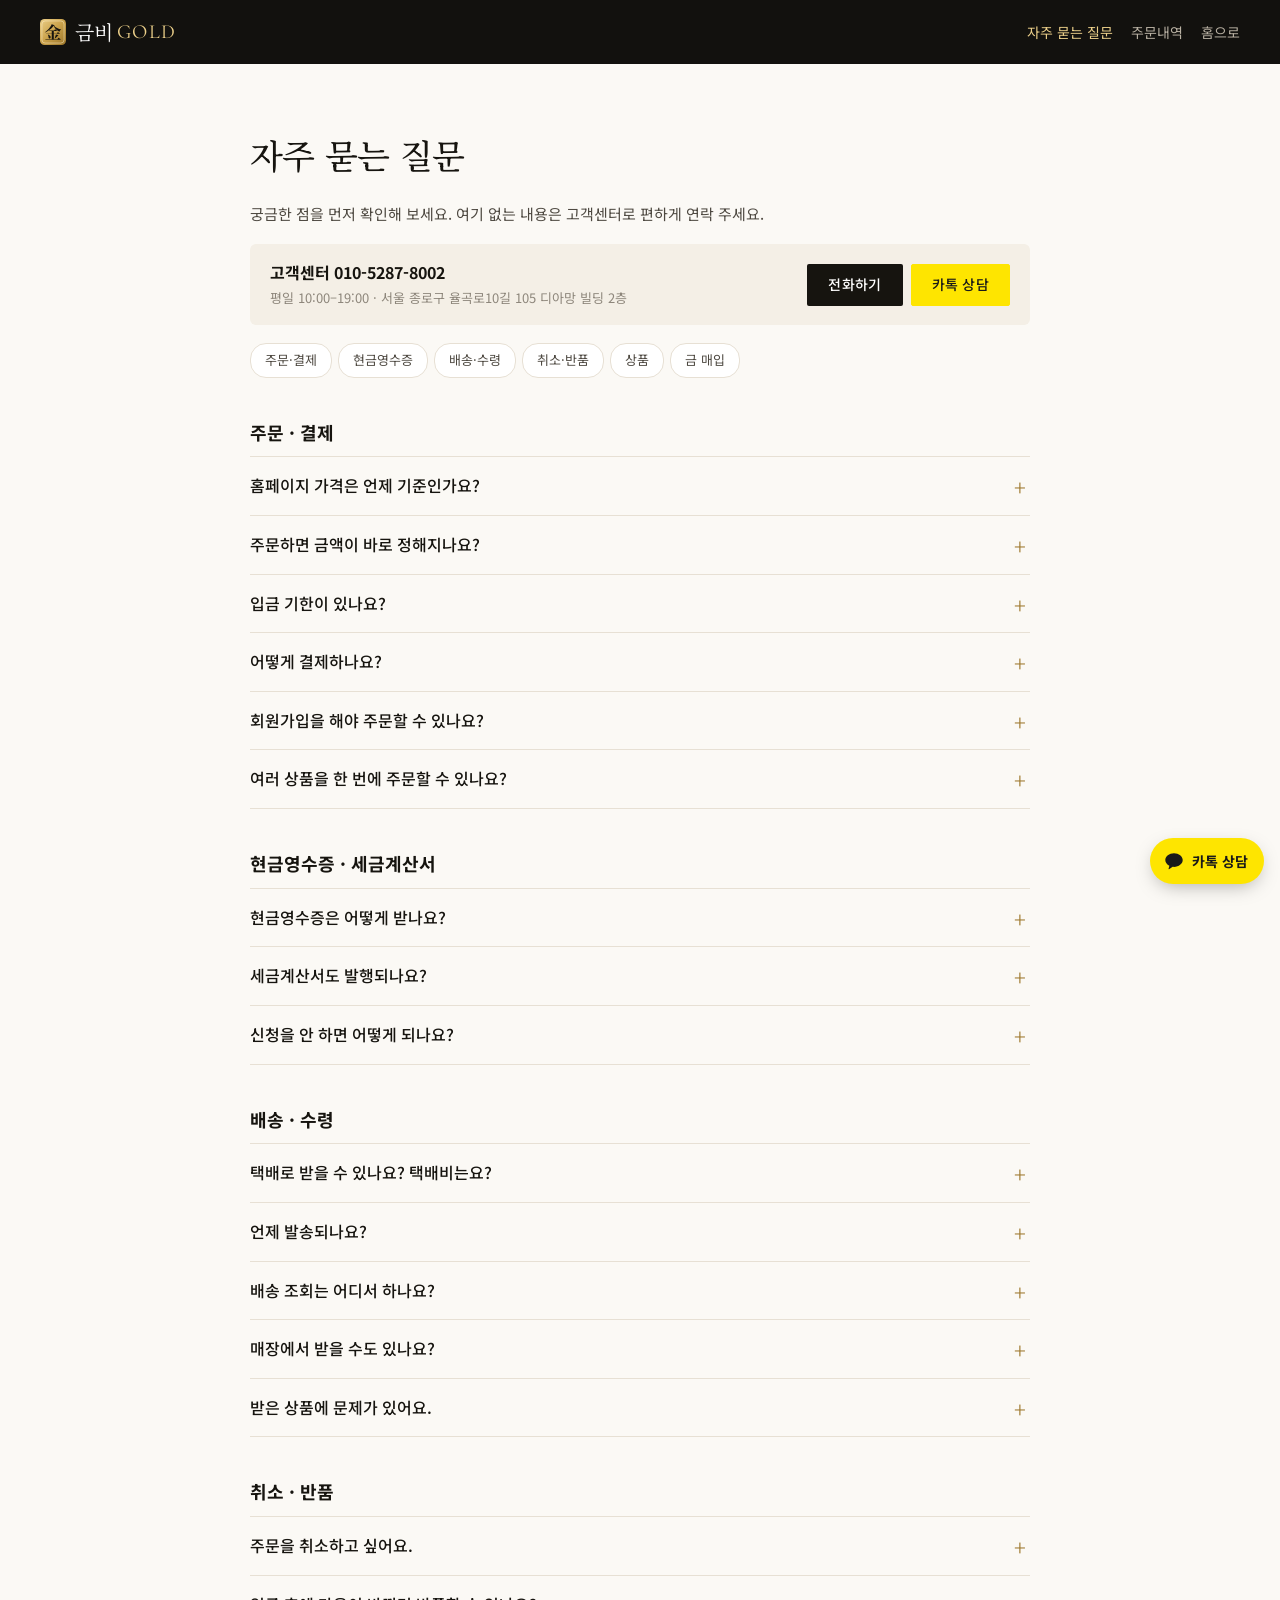
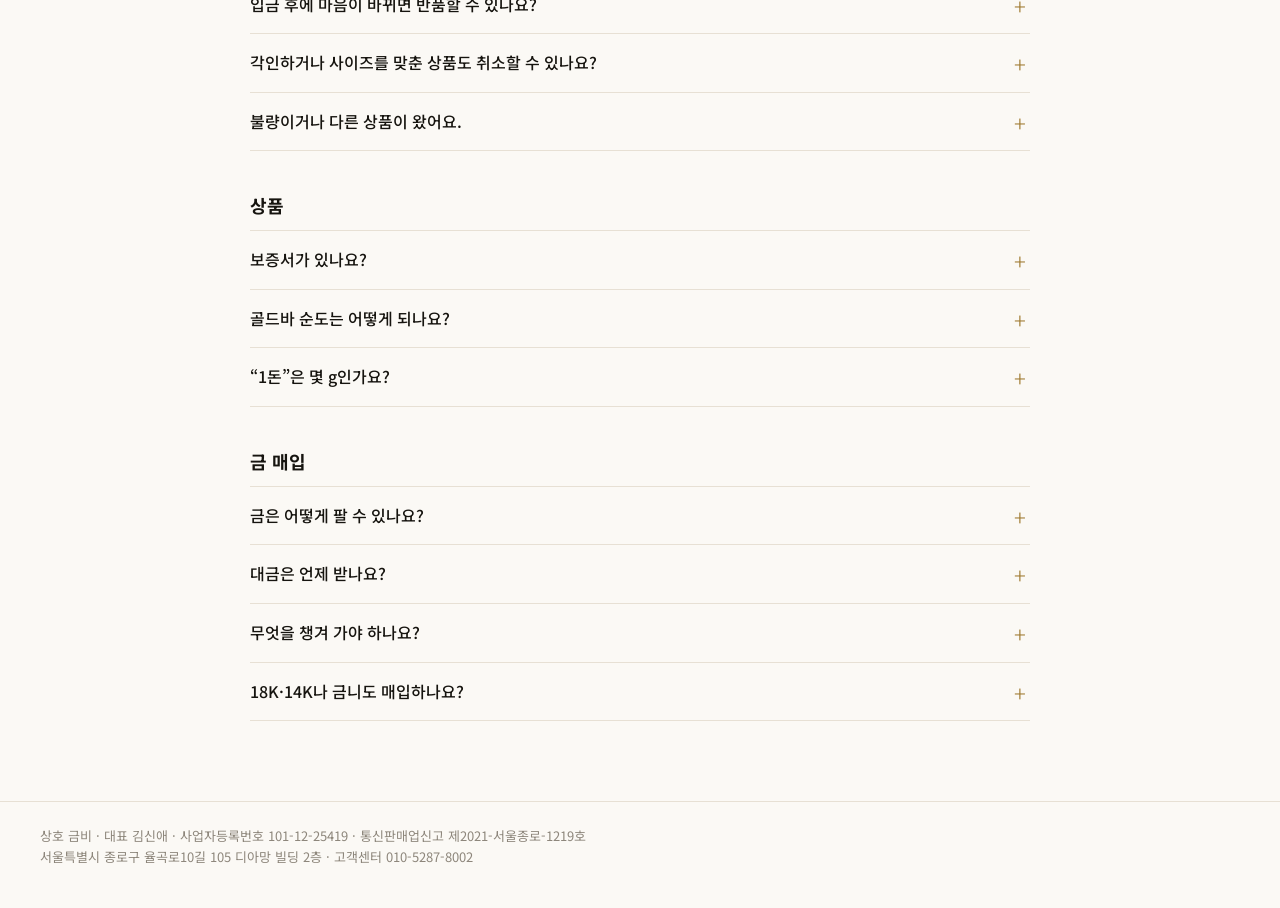
<file: faq.html>
<!doctype html>
<html lang="ko">
<head>
  <meta charset="utf-8">
  <script>if(/^(yamoo-tti\.github\.io|keumbi\.netlify\.app|keumbi\.wnsdn9203\.workers\.dev|www\.keumbigold\.com)$/.test(location.hostname))location.replace("https://keumbigold.com"+location.pathname+location.search+location.hash);</script>
  <meta name="viewport" content="width=device-width, initial-scale=1">
  <meta name="color-scheme" content="only light">
  <title>자주 묻는 질문 · 금비 GOLD</title>
  <link rel="canonical" href="https://keumbigold.com/faq">
  <meta name="description" content="금비 GOLD 자주 묻는 질문: 금 시세 기준, 입금 기한, 현금영수증, 택배 배송, 취소·반품, 금 매입 절차">
  <link rel="preconnect" href="https://fonts.googleapis.com">
  <link rel="preconnect" href="https://fonts.gstatic.com" crossorigin>
  <link href="https://fonts.googleapis.com/css2?family=Cormorant+Garamond:wght@500;600&family=Noto+Sans+KR:wght@400;500;700&family=Noto+Serif+KR:wght@500&display=swap" rel="stylesheet">
  <link rel="stylesheet" href="style.css?v=20261125a">
  <link rel="stylesheet" href="legal.css?v=20261104b">
  <link rel="icon" href="favicon.svg" type="image/svg+xml"><link rel="apple-touch-icon" href="images/apple-touch-icon.png">
</head>
<body>
  <header class="legal-top">
    <div class="wrap">
      <a class="logo-text" href="./"><svg viewBox="0 0 40 40" aria-hidden="true"><defs><linearGradient id="sealG" x1="0" y1="0" x2="1" y2="1"><stop offset="0" stop-color="#ecd08a"/><stop offset=".5" stop-color="#c9a14a"/><stop offset="1" stop-color="#9c7629"/></linearGradient></defs><rect width="40" height="40" rx="7" fill="url(#sealG)"/><rect x="3" y="3" width="34" height="34" rx="5" fill="none" stroke="#fff3cf" stroke-width=".9" opacity=".8"/><path d="M13.52 17.56L21.73 17.56L23.28 15.61C23.28 15.61 23.44 15.74 23.75 15.99C24.06 16.24 24.44 16.54 24.88 16.88C25.32 17.23 25.72 17.56 26.09 17.87C26.02 18.15 25.78 18.29 25.39 18.29L13.73 18.29ZM9.5 22.15L25.88 22.15L27.54 20C27.54 20 27.65 20.08 27.85 20.23C28.06 20.39 28.32 20.6 28.64 20.86C28.97 21.12 29.3 21.39 29.64 21.67C29.99 21.96 30.3 22.22 30.58 22.47C30.51 22.74 30.28 22.88 29.88 22.88L9.71 22.88ZM8.2 31.03L26.68 31.03L28.5 28.7C28.5 28.7 28.61 28.78 28.83 28.96C29.04 29.13 29.32 29.35 29.67 29.62C30.02 29.89 30.38 30.18 30.76 30.49C31.14 30.8 31.49 31.09 31.8 31.37C31.73 31.65 31.48 31.79 31.05 31.79L8.43 31.79ZM18.07 17.74L21.23 17.74L21.23 31.34L18.07 31.34ZM12.3 23.87C13.44 24.34 14.32 24.85 14.94 25.41C15.55 25.98 15.96 26.53 16.17 27.09C16.38 27.64 16.43 28.14 16.31 28.59C16.2 29.04 15.98 29.4 15.66 29.66C15.34 29.92 14.98 30.03 14.56 29.99C14.15 29.96 13.72 29.73 13.29 29.29C13.31 28.69 13.25 28.07 13.13 27.45C13.01 26.83 12.86 26.22 12.67 25.63C12.48 25.04 12.27 24.5 12.04 24M24.5 23.71L28.55 25.19C28.48 25.35 28.36 25.47 28.19 25.57C28.02 25.66 27.79 25.7 27.52 25.69C26.82 26.52 26.07 27.33 25.24 28.13C24.42 28.92 23.64 29.61 22.89 30.18L22.56 29.97C22.76 29.47 22.98 28.87 23.19 28.16C23.41 27.46 23.63 26.73 23.87 25.96C24.1 25.19 24.31 24.44 24.5 23.71M20.95 10.37C20.31 11.36 19.5 12.35 18.52 13.34C17.54 14.34 16.46 15.29 15.26 16.21C14.07 17.13 12.82 17.96 11.52 18.7C10.23 19.45 8.94 20.08 7.66 20.6L7.5 20.31C8.59 19.6 9.69 18.75 10.81 17.75C11.93 16.76 12.97 15.71 13.94 14.6C14.91 13.49 15.74 12.39 16.43 11.29C17.12 10.19 17.62 9.17 17.91 8.21L22.66 9.46C22.63 9.63 22.51 9.76 22.31 9.85C22.11 9.94 21.8 10 21.36 10.03C21.97 10.83 22.7 11.55 23.56 12.19C24.41 12.83 25.34 13.4 26.35 13.9C27.35 14.4 28.38 14.84 29.44 15.21C30.49 15.58 31.51 15.91 32.5 16.18L32.47 16.6C32.02 16.72 31.62 16.94 31.27 17.26C30.91 17.58 30.62 17.95 30.38 18.36C30.15 18.78 30 19.2 29.93 19.61C28.65 18.94 27.42 18.14 26.24 17.24C25.07 16.33 24.02 15.3 23.12 14.16C22.21 13.02 21.48 11.75 20.95 10.37" fill="#16140f"/></svg>금비<em>GOLD</em></a>
      <nav><a href="faq" aria-current="page">자주 묻는 질문</a><a href="my-orders">주문내역</a><a href="./">홈으로</a></nav>
    </div>
  </header>

  <main class="legal faq">
    <h1>자주 묻는 질문</h1>
    <p class="lead">궁금한 점을 먼저 확인해 보세요. 여기 없는 내용은 고객센터로 편하게 연락 주세요.</p>
    <div class="faq-call">
      <div><b>고객센터 010-5287-8002</b><span>평일 10:00–19:00 · 서울 종로구 율곡로10길 105 디아망 빌딩 2층</span></div>
      <div class="faq-call__btns"><a class="btn btn--dark" href="tel:010-5287-8002">전화하기</a><a class="btn faq-kakao" href="https://pf.kakao.com/_yvxhxeX/chat" target="_blank" rel="noopener">카톡 상담</a></div>
    </div>

    <nav class="faq-nav" aria-label="질문 분류"><a href="#f-order">주문·결제</a><a href="#f-receipt">현금영수증</a><a href="#f-ship">배송·수령</a><a href="#f-cancel">취소·반품</a><a href="#f-product">상품</a><a href="#f-sell">금 매입</a></nav>

    <section id="f-order">
      <h2>주문 · 결제</h2>
      <details><summary>홈페이지 가격은 언제 기준인가요?</summary>
        <p>국제 금·은 시세와 실시간 환율을 바탕으로 <b>1분마다</b> 다시 계산한 가격이에요. 살 때 가격에는 부가세가 포함돼 있어요.</p></details>
      <details><summary>주문하면 금액이 바로 정해지나요?</summary>
        <p>네. <b>구매 신청 버튼을 누르는 순간의 시세로 금액이 확정</b>돼요. 확정 금액, 입금 계좌, 입금 기한이 완료 화면과 문자로 안내되고, 그 뒤로 시세가 오르거나 내려도 금액은 바뀌지 않아요.</p></details>
      <details><summary>입금 기한이 있나요?</summary>
        <p>금액이 확정된 뒤 <b>30분 안에</b> 입금해 주세요. 기한이 지나면 주문은 자동으로 취소돼요. 다시 주문하시면 그때 시세로 새 금액이 정해져요.</p></details>
      <details><summary>어떻게 결제하나요?</summary>
        <p>온라인 주문은 안내받은 계좌로 <b>계좌이체</b>해 주시면 돼요. 매장에서 직접 결제하실 수도 있어요. 금액은 안내받은 확정 금액과 정확히 같게, 입금자명은 주문하신 분 이름과 같게 해 주세요.</p></details>
      <details><summary>회원가입을 해야 주문할 수 있나요?</summary>
        <p>아니요. 회원가입 없이도 주문할 수 있어요. 비회원은 <a href="my-orders">주문내역</a>에서 <b>접수번호와 휴대폰 번호</b>로 진행 상황을 확인할 수 있고, 회원은 로그인만 하면 모든 주문을 한눈에 볼 수 있어요.</p></details>
      <details><summary>여러 상품을 한 번에 주문할 수 있나요?</summary>
        <p>네. 상품마다 <b>장바구니</b>에 담은 뒤 오른쪽 위 가방 아이콘에서 한꺼번에 주문하면 접수번호 하나로 처리돼요. 택배비도 한 번만 붙어요.</p></details>
    </section>

    <section id="f-receipt">
      <h2>현금영수증 · 세금계산서</h2>
      <details><summary>현금영수증은 어떻게 받나요?</summary>
        <p>구매 신청서의 <b>현금영수증 · 세금계산서</b> 칸에서 고르면 돼요. 소득공제용은 휴대폰 번호(비워 두면 주문하신 번호), 지출증빙용은 사업자등록번호를 넣어 주세요. <b>입금이 확인되면 발행</b>해 드려요.</p></details>
      <details><summary>세금계산서도 발행되나요?</summary>
        <p>네. 신청서에서 <b>세금계산서</b>를 고르고 사업자등록번호, 상호, 대표자, 계산서 받을 이메일을 넣어 주세요.</p></details>
      <details><summary>신청을 안 하면 어떻게 되나요?</summary>
        <p>귀금속 판매점은 현금영수증 의무발행 업종이라, <b>10만원 이상 현금 거래는 신청하지 않으셔도 국세청 지정번호로 발행</b>돼요. 나중에 본인 번호로 바꾸고 싶으면 홈택스에서 직접 등록할 수 있어요.</p></details>
    </section>

    <section id="f-ship">
      <h2>배송 · 수령</h2>
      <details><summary>택배로 받을 수 있나요? 택배비는요?</summary>
        <p>네. 귀중품 보험이 적용되는 <b>등기 택배</b>로 보내 드려요. 택배비는 <b>3,500원</b>이고 확정 금액에 포함돼 안내돼요.</p></details>
      <details><summary>언제 발송되나요?</summary>
        <p><b>골드바·실버바·콩알금·돌반지</b>는 입금이 확인되면 영업일 기준으로 빠르게 발송해요. <b>행운의 열쇠 등 다른 순금선물</b>은 재고 상황에 따라 달라서 입금 확인 후 발송일을 알려 드려요. <b>주얼리(목걸이·반지·팔찌·귀걸이)</b>는 주문을 받은 뒤 제작해서 <b>발송까지 보통 2주 정도</b> 걸려요. 사이즈·디자인에 따라 조금 더 걸릴 수 있으면 미리 연락드려요. 발송하면 문자로 송장번호를 알려 드려요.</p></details>
      <details><summary>배송 조회는 어디서 하나요?</summary>
        <p><a href="my-orders">주문내역</a>에서 주문을 찾으면 <b>배송 조회</b> 버튼이 보여요. 누르면 택배사 배송 현황으로 바로 이동해요.</p></details>
      <details><summary>매장에서 받을 수도 있나요?</summary>
        <p>네. 주문할 때 <b>매장 방문 수령</b>을 고르세요. 입금이 확인되고 상품이 준비되면 안내해 드려요. 받으실 때 신분증으로 본인 확인을 할 수 있어요. 평일 10:00–19:00에 방문해 주세요.</p></details>
      <details><summary>받은 상품에 문제가 있어요.</summary>
        <p>받으신 즉시 포장과 내용물을 확인해 주세요. 파손이나 누락이 있으면 <b>받은 날부터 7일 안에</b> 고객센터로 알려 주세요.</p></details>
    </section>

    <section id="f-cancel">
      <h2>취소 · 반품</h2>
      <details><summary>주문을 취소하고 싶어요.</summary>
        <p><b>입금 전</b>에는 수수료 없이 취소할 수 있어요. 입금하지 않으면 기한이 지나 자동으로 취소돼요.</p></details>
      <details><summary>입금 후에 마음이 바뀌면 반품할 수 있나요?</summary>
        <p>저희는 재고를 쌓아 두지 않고, <b>주문과 입금을 확인한 뒤 공급처에서 손님 상품을 매입(발주)</b>해 보내 드려요. 금·은 시세는 실시간으로 바뀌어 매입한 뒤에는 같은 가격으로 되팔 수 없어서, <b>입금 후에는 단순 변심으로 취소·반품할 수 없어요</b>. 전자상거래법에서 정한 청약철회 제한 사유에 해당하고, 주문할 때 이 내용에 동의를 받고 있어요. 되파시려면 당일 매입 시세로 다시 사 드릴 수 있어요. <a href="terms#a11">이용약관 제11조</a></p></details>
      <details><summary>각인하거나 사이즈를 맞춘 상품도 취소할 수 있나요?</summary>
        <p>각인과 사이즈 조절은 무료로 해 드려요. 다만 손님 한 분만을 위해 작업하는 것이라 <b>작업을 시작한 뒤에는 취소·반품할 수 없어요</b>. 주문하실 때 각인 문구(띄어쓰기·맞춤법)와 사이즈를 꼭 한 번 더 확인해 주세요. <a href="terms#a11">이용약관 제11조</a></p></details>
      <details><summary>불량이거나 다른 상품이 왔어요.</summary>
        <p>상품에 하자가 있거나 중량·순도가 표시와 다르거나 다른 상품이 온 경우, 배송 중 파손된 경우에는 <b>교환·환불</b>해 드려요. 반송 비용은 저희가 부담해요.</p></details>
    </section>

    <section id="f-product">
      <h2>상품</h2>
      <details><summary>보증서가 있나요?</summary>
        <p>네. <b>모든 상품에 보증서</b>가 함께 나가요.</p></details>
      <details><summary>골드바 순도는 어떻게 되나요?</summary>
        <p>GBK 골드바는 <b>순도 99.99%(999.9)</b> 순금이에요. 실버바·은 그래뉼은 순은 999.9예요.</p></details>
      <details><summary>“1돈”은 몇 g인가요?</summary>
        <p>1돈은 <b>3.75g</b>이에요. 반돈 1.875g, 두돈 7.5g, 세돈 11.25g, 10돈 37.5g이에요. 상품 검색에서 “1돈”, “반돈”처럼 찾을 수도 있어요.</p></details>
    </section>

    <section id="f-sell">
      <h2>금 매입</h2>
      <details><summary>금은 어떻게 팔 수 있나요?</summary>
        <p>홈페이지에서 <b>금 매입 신청</b>을 하시면 방문 일정을 연락드려요. 매장에서 중량을 재고 성분을 분석해 <b>감정 당시 팔 때 시세</b>로 금액을 알려 드리고, 동의하시면 매입해요. 동의하지 않으시면 물건은 그대로 돌려드려요.</p></details>
      <details><summary>대금은 언제 받나요?</summary>
        <p>감정 금액에 동의하시면 <b>당일 지급</b>해 드려요. 현금 또는 본인 명의 계좌로 받으실 수 있어요.</p></details>
      <details><summary>무엇을 챙겨 가야 하나요?</summary>
        <p>관련 법령에 따라 본인 확인이 필요해서 <b>신분증</b>을 꼭 가져와 주세요. 본인 확인이 안 되거나 도난·분실품으로 의심되는 물건은 매입하지 않아요.</p></details>
      <details><summary>18K·14K나 금니도 매입하나요?</summary>
        <p>18K·14K 주얼리도 매입해요. 그 밖의 물건은 고객센터로 먼저 물어봐 주세요.</p></details>
    </section>
  </main>

  <footer class="legal-foot">
    <div class="wrap">상호 금비 · 대표 김신애 · 사업자등록번호 101-12-25419 · 통신판매업신고 제2021-서울종로-1219호<br>서울특별시 종로구 율곡로10길 105 디아망 빌딩 2층 · 고객센터 010-5287-8002</div>
  </footer>
  <script src="kakao.js?v=20261104b"></script>
</body>
</html>
</file>
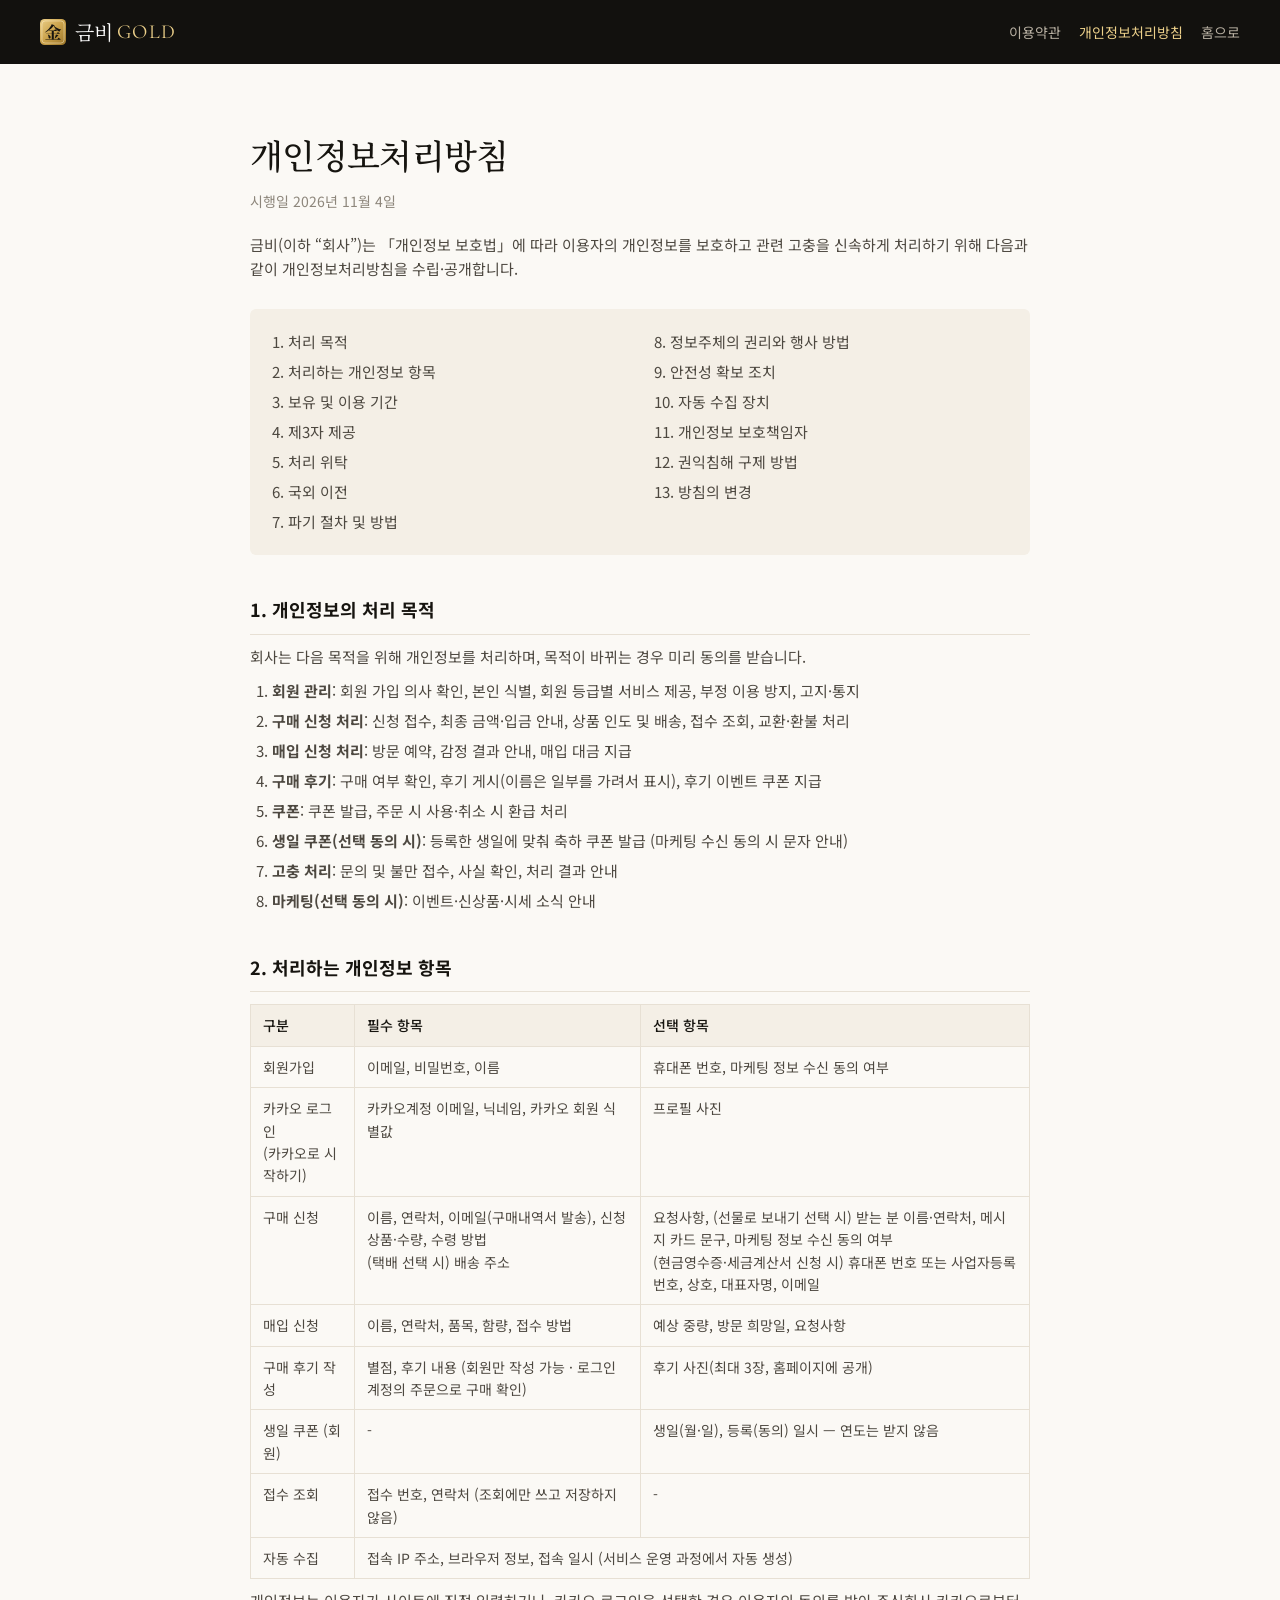
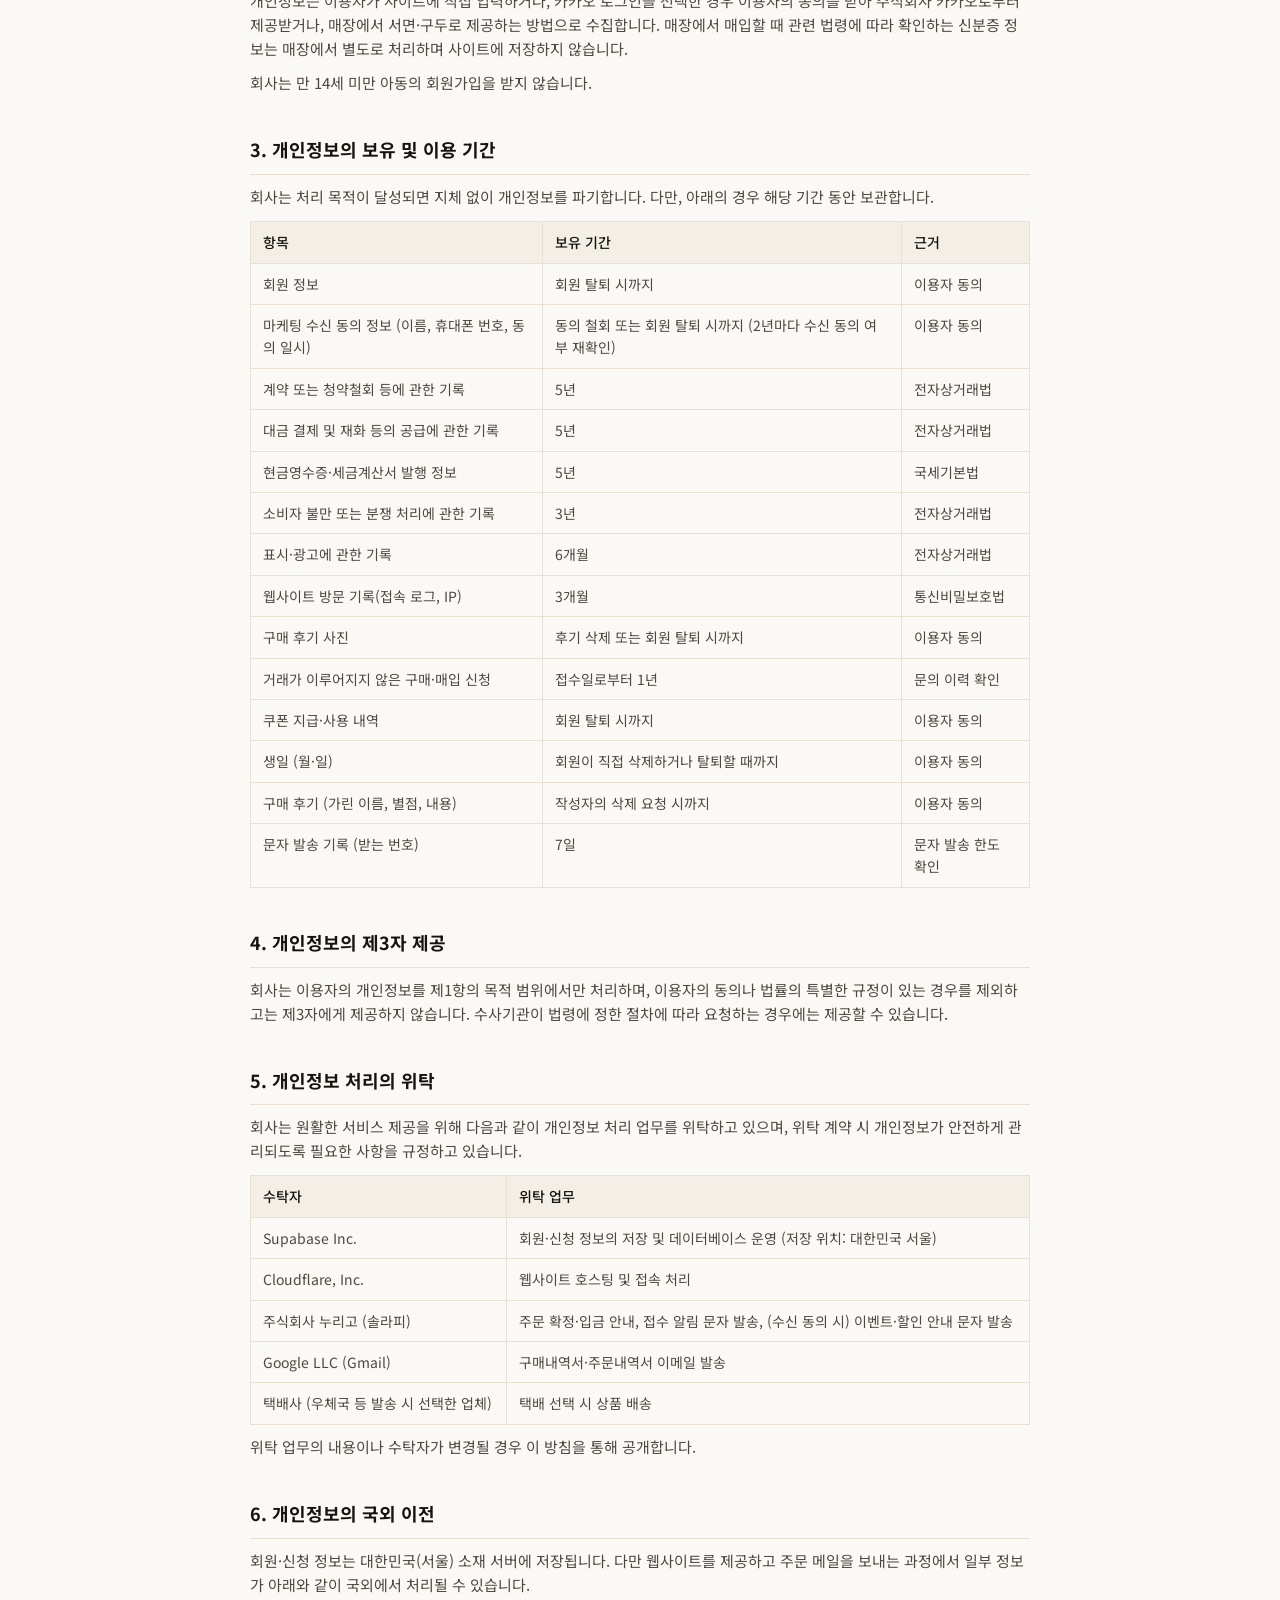
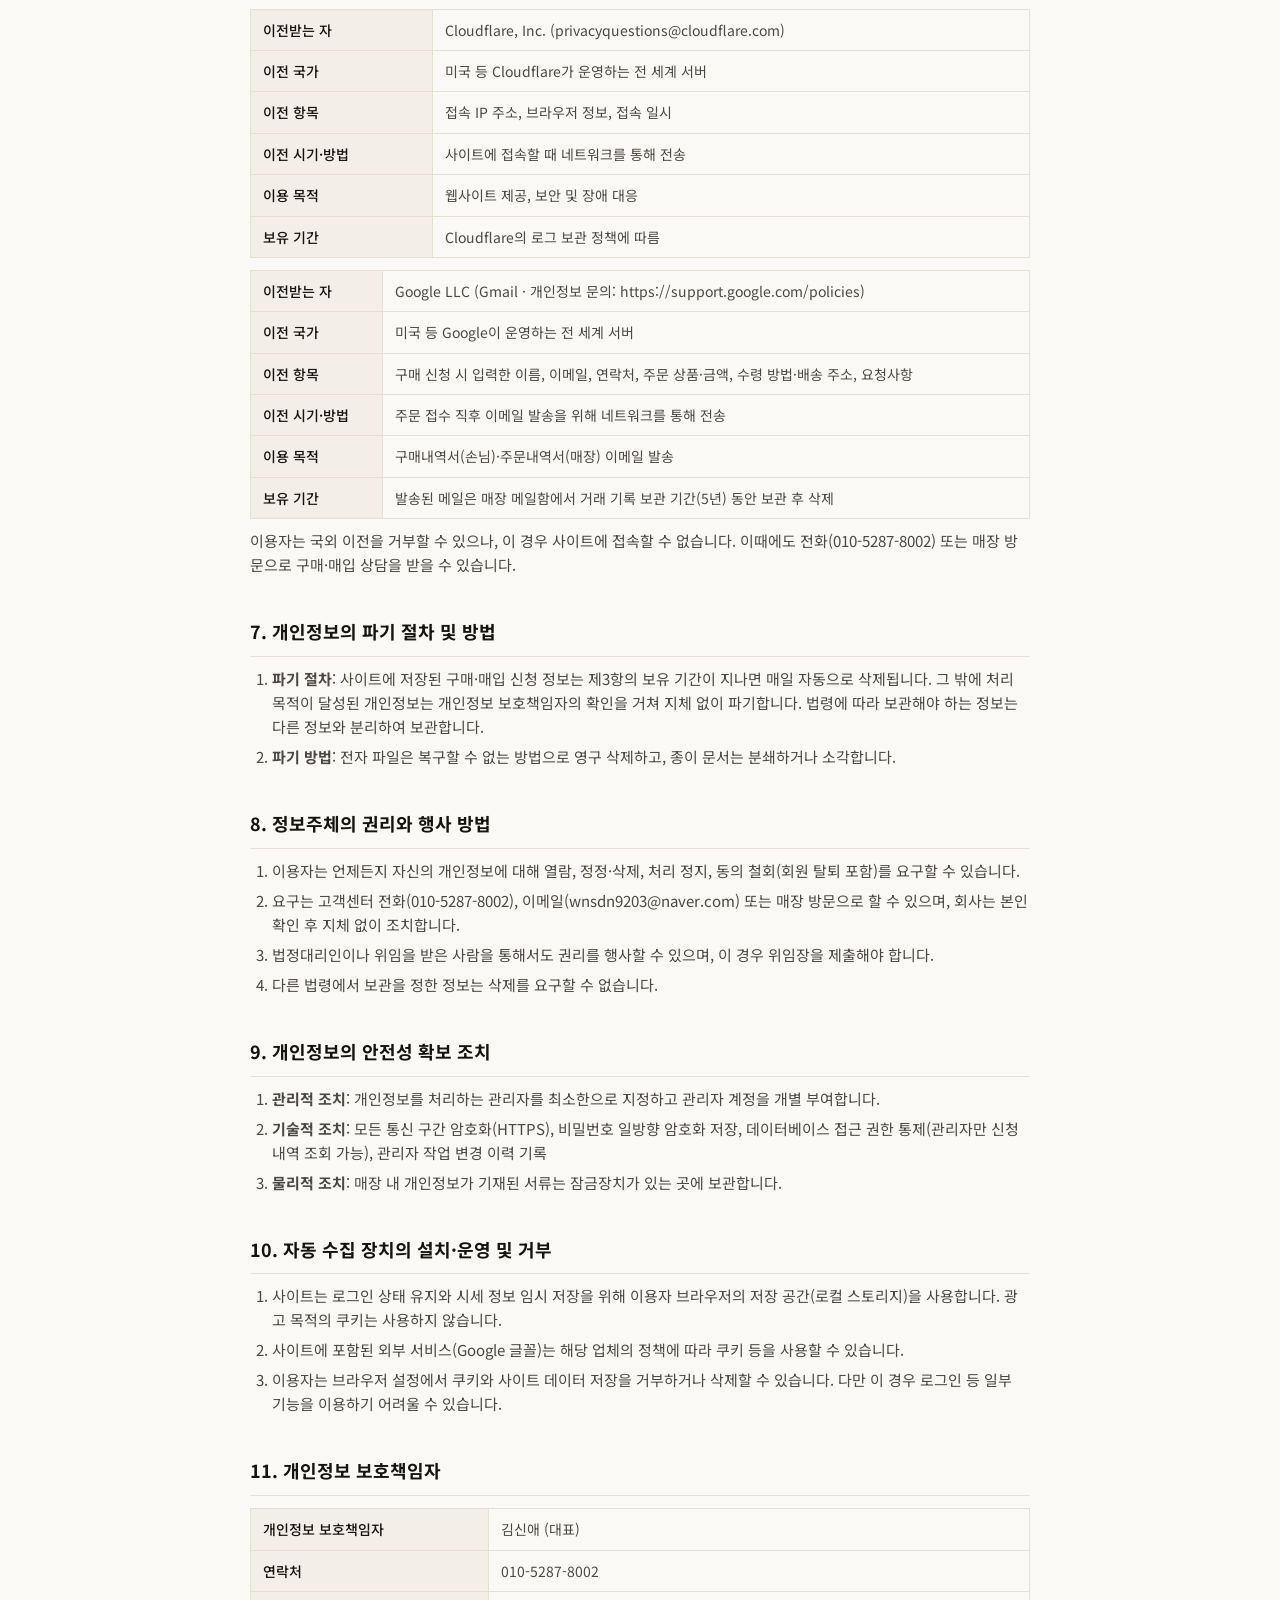
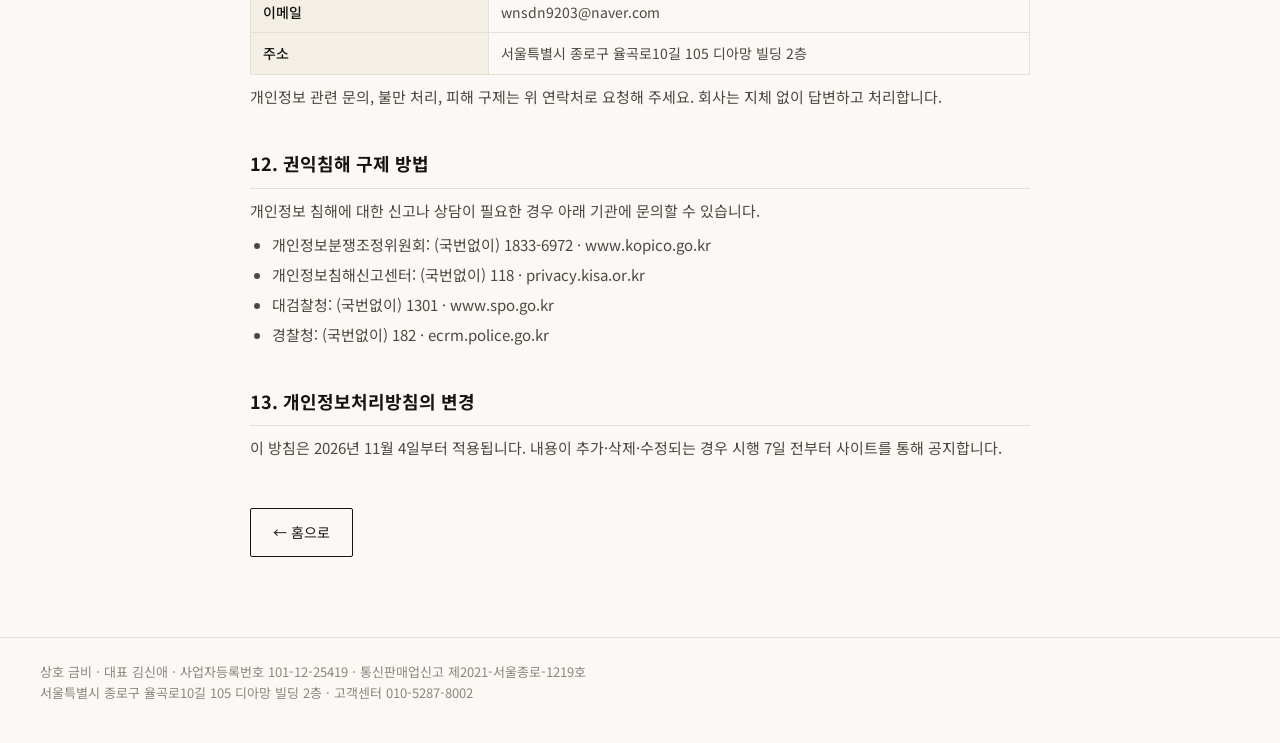
<file: privacy.html>
<!doctype html>
<html lang="ko">
<head>
  <meta charset="utf-8">
  <script>if(/^(yamoo-tti\.github\.io|keumbi\.netlify\.app|keumbi\.wnsdn9203\.workers\.dev|www\.keumbigold\.com)$/.test(location.hostname))location.replace("https://keumbigold.com"+location.pathname+location.search+location.hash);</script>
  <meta name="viewport" content="width=device-width, initial-scale=1">
  <meta name="color-scheme" content="only light">
  <title>개인정보처리방침 · 금비 GOLD</title>
  <link rel="canonical" href="https://keumbigold.com/privacy">
  <meta name="description" content="금비 GOLD 개인정보처리방침">
  <link rel="preconnect" href="https://fonts.googleapis.com">
  <link rel="preconnect" href="https://fonts.gstatic.com" crossorigin>
  <link href="https://fonts.googleapis.com/css2?family=Cormorant+Garamond:wght@500;600&family=Noto+Sans+KR:wght@400;500;700&family=Noto+Serif+KR:wght@500&display=swap" rel="stylesheet">
  <link rel="stylesheet" href="style.css?v=20261125a">
  <link rel="stylesheet" href="legal.css?v=20261103g">
  <link rel="icon" href="favicon.svg" type="image/svg+xml"><link rel="apple-touch-icon" href="images/apple-touch-icon.png">
</head>
<body>
  <header class="legal-top">
    <div class="wrap">
      <a class="logo-text" href="./"><svg viewBox="0 0 40 40" aria-hidden="true"><defs><linearGradient id="sealG" x1="0" y1="0" x2="1" y2="1"><stop offset="0" stop-color="#ecd08a"/><stop offset=".5" stop-color="#c9a14a"/><stop offset="1" stop-color="#9c7629"/></linearGradient></defs><rect width="40" height="40" rx="7" fill="url(#sealG)"/><rect x="3" y="3" width="34" height="34" rx="5" fill="none" stroke="#fff3cf" stroke-width=".9" opacity=".8"/><path d="M13.52 17.56L21.73 17.56L23.28 15.61C23.28 15.61 23.44 15.74 23.75 15.99C24.06 16.24 24.44 16.54 24.88 16.88C25.32 17.23 25.72 17.56 26.09 17.87C26.02 18.15 25.78 18.29 25.39 18.29L13.73 18.29ZM9.5 22.15L25.88 22.15L27.54 20C27.54 20 27.65 20.08 27.85 20.23C28.06 20.39 28.32 20.6 28.64 20.86C28.97 21.12 29.3 21.39 29.64 21.67C29.99 21.96 30.3 22.22 30.58 22.47C30.51 22.74 30.28 22.88 29.88 22.88L9.71 22.88ZM8.2 31.03L26.68 31.03L28.5 28.7C28.5 28.7 28.61 28.78 28.83 28.96C29.04 29.13 29.32 29.35 29.67 29.62C30.02 29.89 30.38 30.18 30.76 30.49C31.14 30.8 31.49 31.09 31.8 31.37C31.73 31.65 31.48 31.79 31.05 31.79L8.43 31.79ZM18.07 17.74L21.23 17.74L21.23 31.34L18.07 31.34ZM12.3 23.87C13.44 24.34 14.32 24.85 14.94 25.41C15.55 25.98 15.96 26.53 16.17 27.09C16.38 27.64 16.43 28.14 16.31 28.59C16.2 29.04 15.98 29.4 15.66 29.66C15.34 29.92 14.98 30.03 14.56 29.99C14.15 29.96 13.72 29.73 13.29 29.29C13.31 28.69 13.25 28.07 13.13 27.45C13.01 26.83 12.86 26.22 12.67 25.63C12.48 25.04 12.27 24.5 12.04 24M24.5 23.71L28.55 25.19C28.48 25.35 28.36 25.47 28.19 25.57C28.02 25.66 27.79 25.7 27.52 25.69C26.82 26.52 26.07 27.33 25.24 28.13C24.42 28.92 23.64 29.61 22.89 30.18L22.56 29.97C22.76 29.47 22.98 28.87 23.19 28.16C23.41 27.46 23.63 26.73 23.87 25.96C24.1 25.19 24.31 24.44 24.5 23.71M20.95 10.37C20.31 11.36 19.5 12.35 18.52 13.34C17.54 14.34 16.46 15.29 15.26 16.21C14.07 17.13 12.82 17.96 11.52 18.7C10.23 19.45 8.94 20.08 7.66 20.6L7.5 20.31C8.59 19.6 9.69 18.75 10.81 17.75C11.93 16.76 12.97 15.71 13.94 14.6C14.91 13.49 15.74 12.39 16.43 11.29C17.12 10.19 17.62 9.17 17.91 8.21L22.66 9.46C22.63 9.63 22.51 9.76 22.31 9.85C22.11 9.94 21.8 10 21.36 10.03C21.97 10.83 22.7 11.55 23.56 12.19C24.41 12.83 25.34 13.4 26.35 13.9C27.35 14.4 28.38 14.84 29.44 15.21C30.49 15.58 31.51 15.91 32.5 16.18L32.47 16.6C32.02 16.72 31.62 16.94 31.27 17.26C30.91 17.58 30.62 17.95 30.38 18.36C30.15 18.78 30 19.2 29.93 19.61C28.65 18.94 27.42 18.14 26.24 17.24C25.07 16.33 24.02 15.3 23.12 14.16C22.21 13.02 21.48 11.75 20.95 10.37" fill="#16140f"/></svg>금비<em>GOLD</em></a>
      <nav><a href="terms">이용약관</a><a href="privacy" aria-current="page">개인정보처리방침</a><a href="./">홈으로</a></nav>
    </div>
  </header>

  <main class="legal">
    <h1>개인정보처리방침</h1>
    <p class="meta">시행일 2026년 11월 4일</p>
    <p class="lead">금비(이하 “회사”)는 「개인정보 보호법」에 따라 이용자의 개인정보를 보호하고 관련 고충을 신속하게 처리하기 위해 다음과 같이 개인정보처리방침을 수립·공개합니다.</p>

    <ol class="toc">
      <li><a href="#p1">1. 처리 목적</a></li>
      <li><a href="#p2">2. 처리하는 개인정보 항목</a></li>
      <li><a href="#p3">3. 보유 및 이용 기간</a></li>
      <li><a href="#p4">4. 제3자 제공</a></li>
      <li><a href="#p5">5. 처리 위탁</a></li>
      <li><a href="#p6">6. 국외 이전</a></li>
      <li><a href="#p7">7. 파기 절차 및 방법</a></li>
      <li><a href="#p8">8. 정보주체의 권리와 행사 방법</a></li>
      <li><a href="#p9">9. 안전성 확보 조치</a></li>
      <li><a href="#p10">10. 자동 수집 장치</a></li>
      <li><a href="#p11">11. 개인정보 보호책임자</a></li>
      <li><a href="#p12">12. 권익침해 구제 방법</a></li>
      <li><a href="#p13">13. 방침의 변경</a></li>
    </ol>

    <section id="p1">
      <h2>1. 개인정보의 처리 목적</h2>
      <p>회사는 다음 목적을 위해 개인정보를 처리하며, 목적이 바뀌는 경우 미리 동의를 받습니다.</p>
      <ol>
        <li><strong>회원 관리</strong>: 회원 가입 의사 확인, 본인 식별, 회원 등급별 서비스 제공, 부정 이용 방지, 고지·통지</li>
        <li><strong>구매 신청 처리</strong>: 신청 접수, 최종 금액·입금 안내, 상품 인도 및 배송, 접수 조회, 교환·환불 처리</li>
        <li><strong>매입 신청 처리</strong>: 방문 예약, 감정 결과 안내, 매입 대금 지급</li>
        <li><strong>구매 후기</strong>: 구매 여부 확인, 후기 게시(이름은 일부를 가려서 표시), 후기 이벤트 쿠폰 지급</li>
        <li><strong>쿠폰</strong>: 쿠폰 발급, 주문 시 사용·취소 시 환급 처리</li>
        <li><strong>생일 쿠폰(선택 동의 시)</strong>: 등록한 생일에 맞춰 축하 쿠폰 발급 (마케팅 수신 동의 시 문자 안내)</li>
        <li><strong>고충 처리</strong>: 문의 및 불만 접수, 사실 확인, 처리 결과 안내</li>
        <li><strong>마케팅(선택 동의 시)</strong>: 이벤트·신상품·시세 소식 안내</li>
      </ol>
    </section>

    <section id="p2">
      <h2>2. 처리하는 개인정보 항목</h2>
      <div class="tbl-wrap">
        <table class="tbl">
          <thead><tr><th>구분</th><th>필수 항목</th><th>선택 항목</th></tr></thead>
          <tbody>
            <tr><td>회원가입</td><td>이메일, 비밀번호, 이름</td><td>휴대폰 번호, 마케팅 정보 수신 동의 여부</td></tr>
            <tr><td>카카오 로그인<br>(카카오로 시작하기)</td><td>카카오계정 이메일, 닉네임, 카카오 회원 식별값</td><td>프로필 사진</td></tr>
            <tr><td>구매 신청</td><td>이름, 연락처, 이메일(구매내역서 발송), 신청 상품·수량, 수령 방법<br>(택배 선택 시) 배송 주소</td><td>요청사항, (선물로 보내기 선택 시) 받는 분 이름·연락처, 메시지 카드 문구, 마케팅 정보 수신 동의 여부<br>(현금영수증·세금계산서 신청 시) 휴대폰 번호 또는 사업자등록번호, 상호, 대표자명, 이메일</td></tr>
            <tr><td>매입 신청</td><td>이름, 연락처, 품목, 함량, 접수 방법</td><td>예상 중량, 방문 희망일, 요청사항</td></tr>
            <tr><td>구매 후기 작성</td><td>별점, 후기 내용 (회원만 작성 가능 · 로그인 계정의 주문으로 구매 확인)</td><td>후기 사진(최대 3장, 홈페이지에 공개)</td></tr>
            <tr><td>생일 쿠폰 (회원)</td><td>-</td><td>생일(월·일), 등록(동의) 일시 — 연도는 받지 않음</td></tr>
            <tr><td>접수 조회</td><td>접수 번호, 연락처 (조회에만 쓰고 저장하지 않음)</td><td>-</td></tr>
            <tr><td>자동 수집</td><td colspan="2">접속 IP 주소, 브라우저 정보, 접속 일시 (서비스 운영 과정에서 자동 생성)</td></tr>
          </tbody>
        </table>
      </div>
      <p>개인정보는 이용자가 사이트에 직접 입력하거나, 카카오 로그인을 선택한 경우 이용자의 동의를 받아 주식회사 카카오로부터 제공받거나, 매장에서 서면·구두로 제공하는 방법으로 수집합니다. 매장에서 매입할 때 관련 법령에 따라 확인하는 신분증 정보는 매장에서 별도로 처리하며 사이트에 저장하지 않습니다.</p>
      <p>회사는 만 14세 미만 아동의 회원가입을 받지 않습니다.</p>
    </section>

    <section id="p3">
      <h2>3. 개인정보의 보유 및 이용 기간</h2>
      <p>회사는 처리 목적이 달성되면 지체 없이 개인정보를 파기합니다. 다만, 아래의 경우 해당 기간 동안 보관합니다.</p>
      <div class="tbl-wrap">
        <table class="tbl">
          <thead><tr><th>항목</th><th>보유 기간</th><th>근거</th></tr></thead>
          <tbody>
            <tr><td>회원 정보</td><td>회원 탈퇴 시까지</td><td>이용자 동의</td></tr>
            <tr><td>마케팅 수신 동의 정보 (이름, 휴대폰 번호, 동의 일시)</td><td>동의 철회 또는 회원 탈퇴 시까지 (2년마다 수신 동의 여부 재확인)</td><td>이용자 동의</td></tr>
            <tr><td>계약 또는 청약철회 등에 관한 기록</td><td>5년</td><td>전자상거래법</td></tr>
            <tr><td>대금 결제 및 재화 등의 공급에 관한 기록</td><td>5년</td><td>전자상거래법</td></tr>
            <tr><td>현금영수증·세금계산서 발행 정보</td><td>5년</td><td>국세기본법</td></tr>
            <tr><td>소비자 불만 또는 분쟁 처리에 관한 기록</td><td>3년</td><td>전자상거래법</td></tr>
            <tr><td>표시·광고에 관한 기록</td><td>6개월</td><td>전자상거래법</td></tr>
            <tr><td>웹사이트 방문 기록(접속 로그, IP)</td><td>3개월</td><td>통신비밀보호법</td></tr>
            <tr><td>구매 후기 사진</td><td>후기 삭제 또는 회원 탈퇴 시까지</td><td>이용자 동의</td></tr>
            <tr><td>거래가 이루어지지 않은 구매·매입 신청</td><td>접수일로부터 1년</td><td>문의 이력 확인</td></tr>
            <tr><td>쿠폰 지급·사용 내역</td><td>회원 탈퇴 시까지</td><td>이용자 동의</td></tr>
            <tr><td>생일 (월·일)</td><td>회원이 직접 삭제하거나 탈퇴할 때까지</td><td>이용자 동의</td></tr>
            <tr><td>구매 후기 (가린 이름, 별점, 내용)</td><td>작성자의 삭제 요청 시까지</td><td>이용자 동의</td></tr>
            <tr><td>문자 발송 기록 (받는 번호)</td><td>7일</td><td>문자 발송 한도 확인</td></tr>
          </tbody>
        </table>
      </div>
    </section>

    <section id="p4">
      <h2>4. 개인정보의 제3자 제공</h2>
      <p>회사는 이용자의 개인정보를 제1항의 목적 범위에서만 처리하며, 이용자의 동의나 법률의 특별한 규정이 있는 경우를 제외하고는 제3자에게 제공하지 않습니다. 수사기관이 법령에 정한 절차에 따라 요청하는 경우에는 제공할 수 있습니다.</p>
    </section>

    <section id="p5">
      <h2>5. 개인정보 처리의 위탁</h2>
      <p>회사는 원활한 서비스 제공을 위해 다음과 같이 개인정보 처리 업무를 위탁하고 있으며, 위탁 계약 시 개인정보가 안전하게 관리되도록 필요한 사항을 규정하고 있습니다.</p>
      <div class="tbl-wrap">
        <table class="tbl">
          <thead><tr><th>수탁자</th><th>위탁 업무</th></tr></thead>
          <tbody>
            <tr><td>Supabase Inc.</td><td>회원·신청 정보의 저장 및 데이터베이스 운영 (저장 위치: 대한민국 서울)</td></tr>
            <tr><td>Cloudflare, Inc.</td><td>웹사이트 호스팅 및 접속 처리</td></tr>
            <tr><td>주식회사 누리고 (솔라피)</td><td>주문 확정·입금 안내, 접수 알림 문자 발송, (수신 동의 시) 이벤트·할인 안내 문자 발송</td></tr>
            <tr><td>Google LLC (Gmail)</td><td>구매내역서·주문내역서 이메일 발송</td></tr>
            <tr><td>택배사 (우체국 등 발송 시 선택한 업체)</td><td>택배 선택 시 상품 배송</td></tr>
          </tbody>
        </table>
      </div>
      <p>위탁 업무의 내용이나 수탁자가 변경될 경우 이 방침을 통해 공개합니다.</p>
    </section>

    <section id="p6">
      <h2>6. 개인정보의 국외 이전</h2>
      <p>회원·신청 정보는 대한민국(서울) 소재 서버에 저장됩니다. 다만 웹사이트를 제공하고 주문 메일을 보내는 과정에서 일부 정보가 아래와 같이 국외에서 처리될 수 있습니다.</p>
      <div class="tbl-wrap">
        <table class="tbl">
          <tbody>
            <tr><th>이전받는 자</th><td>Cloudflare, Inc. (privacyquestions@cloudflare.com)</td></tr>
            <tr><th>이전 국가</th><td>미국 등 Cloudflare가 운영하는 전 세계 서버</td></tr>
            <tr><th>이전 항목</th><td>접속 IP 주소, 브라우저 정보, 접속 일시</td></tr>
            <tr><th>이전 시기·방법</th><td>사이트에 접속할 때 네트워크를 통해 전송</td></tr>
            <tr><th>이용 목적</th><td>웹사이트 제공, 보안 및 장애 대응</td></tr>
            <tr><th>보유 기간</th><td>Cloudflare의 로그 보관 정책에 따름</td></tr>
          </tbody>
        </table>
      </div>
      <div class="tbl-wrap">
        <table class="tbl">
          <tbody>
            <tr><th>이전받는 자</th><td>Google LLC (Gmail · 개인정보 문의: https://support.google.com/policies)</td></tr>
            <tr><th>이전 국가</th><td>미국 등 Google이 운영하는 전 세계 서버</td></tr>
            <tr><th>이전 항목</th><td>구매 신청 시 입력한 이름, 이메일, 연락처, 주문 상품·금액, 수령 방법·배송 주소, 요청사항</td></tr>
            <tr><th>이전 시기·방법</th><td>주문 접수 직후 이메일 발송을 위해 네트워크를 통해 전송</td></tr>
            <tr><th>이용 목적</th><td>구매내역서(손님)·주문내역서(매장) 이메일 발송</td></tr>
            <tr><th>보유 기간</th><td>발송된 메일은 매장 메일함에서 거래 기록 보관 기간(5년) 동안 보관 후 삭제</td></tr>
          </tbody>
        </table>
      </div>
      <p>이용자는 국외 이전을 거부할 수 있으나, 이 경우 사이트에 접속할 수 없습니다. 이때에도 전화(010-5287-8002) 또는 매장 방문으로 구매·매입 상담을 받을 수 있습니다.</p>
    </section>

    <section id="p7">
      <h2>7. 개인정보의 파기 절차 및 방법</h2>
      <ol>
        <li><strong>파기 절차</strong>: 사이트에 저장된 구매·매입 신청 정보는 제3항의 보유 기간이 지나면 매일 자동으로 삭제됩니다. 그 밖에 처리 목적이 달성된 개인정보는 개인정보 보호책임자의 확인을 거쳐 지체 없이 파기합니다. 법령에 따라 보관해야 하는 정보는 다른 정보와 분리하여 보관합니다.</li>
        <li><strong>파기 방법</strong>: 전자 파일은 복구할 수 없는 방법으로 영구 삭제하고, 종이 문서는 분쇄하거나 소각합니다.</li>
      </ol>
    </section>

    <section id="p8">
      <h2>8. 정보주체의 권리와 행사 방법</h2>
      <ol>
        <li>이용자는 언제든지 자신의 개인정보에 대해 열람, 정정·삭제, 처리 정지, 동의 철회(회원 탈퇴 포함)를 요구할 수 있습니다.</li>
        <li>요구는 고객센터 전화(010-5287-8002), 이메일(wnsdn9203@naver.com) 또는 매장 방문으로 할 수 있으며, 회사는 본인 확인 후 지체 없이 조치합니다.</li>
        <li>법정대리인이나 위임을 받은 사람을 통해서도 권리를 행사할 수 있으며, 이 경우 위임장을 제출해야 합니다.</li>
        <li>다른 법령에서 보관을 정한 정보는 삭제를 요구할 수 없습니다.</li>
      </ol>
    </section>

    <section id="p9">
      <h2>9. 개인정보의 안전성 확보 조치</h2>
      <ol>
        <li><strong>관리적 조치</strong>: 개인정보를 처리하는 관리자를 최소한으로 지정하고 관리자 계정을 개별 부여합니다.</li>
        <li><strong>기술적 조치</strong>: 모든 통신 구간 암호화(HTTPS), 비밀번호 일방향 암호화 저장, 데이터베이스 접근 권한 통제(관리자만 신청 내역 조회 가능), 관리자 작업 변경 이력 기록</li>
        <li><strong>물리적 조치</strong>: 매장 내 개인정보가 기재된 서류는 잠금장치가 있는 곳에 보관합니다.</li>
      </ol>
    </section>

    <section id="p10">
      <h2>10. 자동 수집 장치의 설치·운영 및 거부</h2>
      <ol>
        <li>사이트는 로그인 상태 유지와 시세 정보 임시 저장을 위해 이용자 브라우저의 저장 공간(로컬 스토리지)을 사용합니다. 광고 목적의 쿠키는 사용하지 않습니다.</li>
        <li>사이트에 포함된 외부 서비스(Google 글꼴)는 해당 업체의 정책에 따라 쿠키 등을 사용할 수 있습니다.</li>
        <li>이용자는 브라우저 설정에서 쿠키와 사이트 데이터 저장을 거부하거나 삭제할 수 있습니다. 다만 이 경우 로그인 등 일부 기능을 이용하기 어려울 수 있습니다.</li>
      </ol>
    </section>

    <section id="p11">
      <h2>11. 개인정보 보호책임자</h2>
      <div class="tbl-wrap">
        <table class="tbl">
          <tbody>
            <tr><th>개인정보 보호책임자</th><td>김신애 (대표)</td></tr>
            <tr><th>연락처</th><td>010-5287-8002</td></tr>
            <tr><th>이메일</th><td>wnsdn9203@naver.com</td></tr>
            <tr><th>주소</th><td>서울특별시 종로구 율곡로10길 105 디아망 빌딩 2층</td></tr>
          </tbody>
        </table>
      </div>
      <p>개인정보 관련 문의, 불만 처리, 피해 구제는 위 연락처로 요청해 주세요. 회사는 지체 없이 답변하고 처리합니다.</p>
    </section>

    <section id="p12">
      <h2>12. 권익침해 구제 방법</h2>
      <p>개인정보 침해에 대한 신고나 상담이 필요한 경우 아래 기관에 문의할 수 있습니다.</p>
      <ul class="dots">
        <li>개인정보분쟁조정위원회: (국번없이) 1833-6972 · www.kopico.go.kr</li>
        <li>개인정보침해신고센터: (국번없이) 118 · privacy.kisa.or.kr</li>
        <li>대검찰청: (국번없이) 1301 · www.spo.go.kr</li>
        <li>경찰청: (국번없이) 182 · ecrm.police.go.kr</li>
      </ul>
    </section>

    <section id="p13">
      <h2>13. 개인정보처리방침의 변경</h2>
      <p>이 방침은 2026년 11월 4일부터 적용됩니다. 내용이 추가·삭제·수정되는 경우 시행 7일 전부터 사이트를 통해 공지합니다.</p>
    </section>

    <a class="back" href="./">← 홈으로</a>
  </main>

  <footer class="legal-foot">
    <div class="wrap">상호 금비 · 대표 김신애 · 사업자등록번호 101-12-25419 · 통신판매업신고 제2021-서울종로-1219호<br>서울특별시 종로구 율곡로10길 105 디아망 빌딩 2층 · 고객센터 010-5287-8002</div>
  </footer>
</body>
</html>
</file>
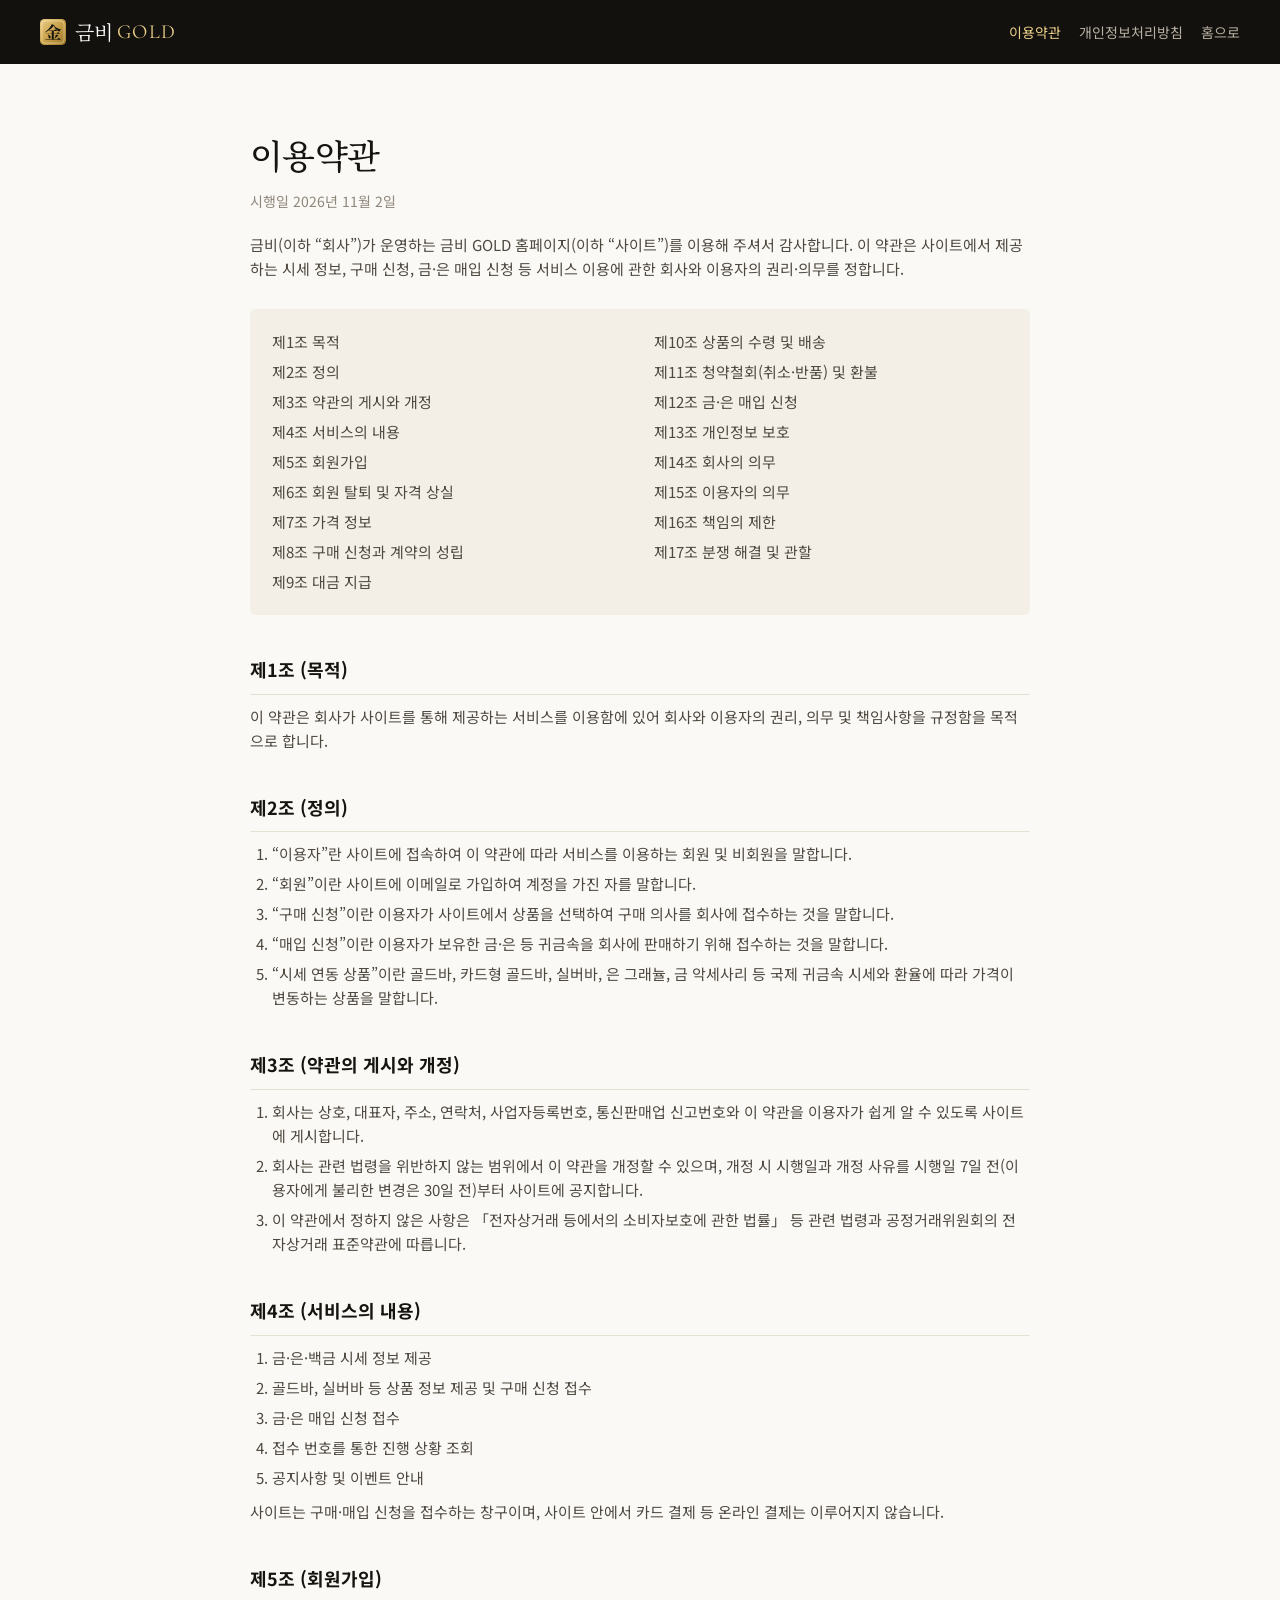
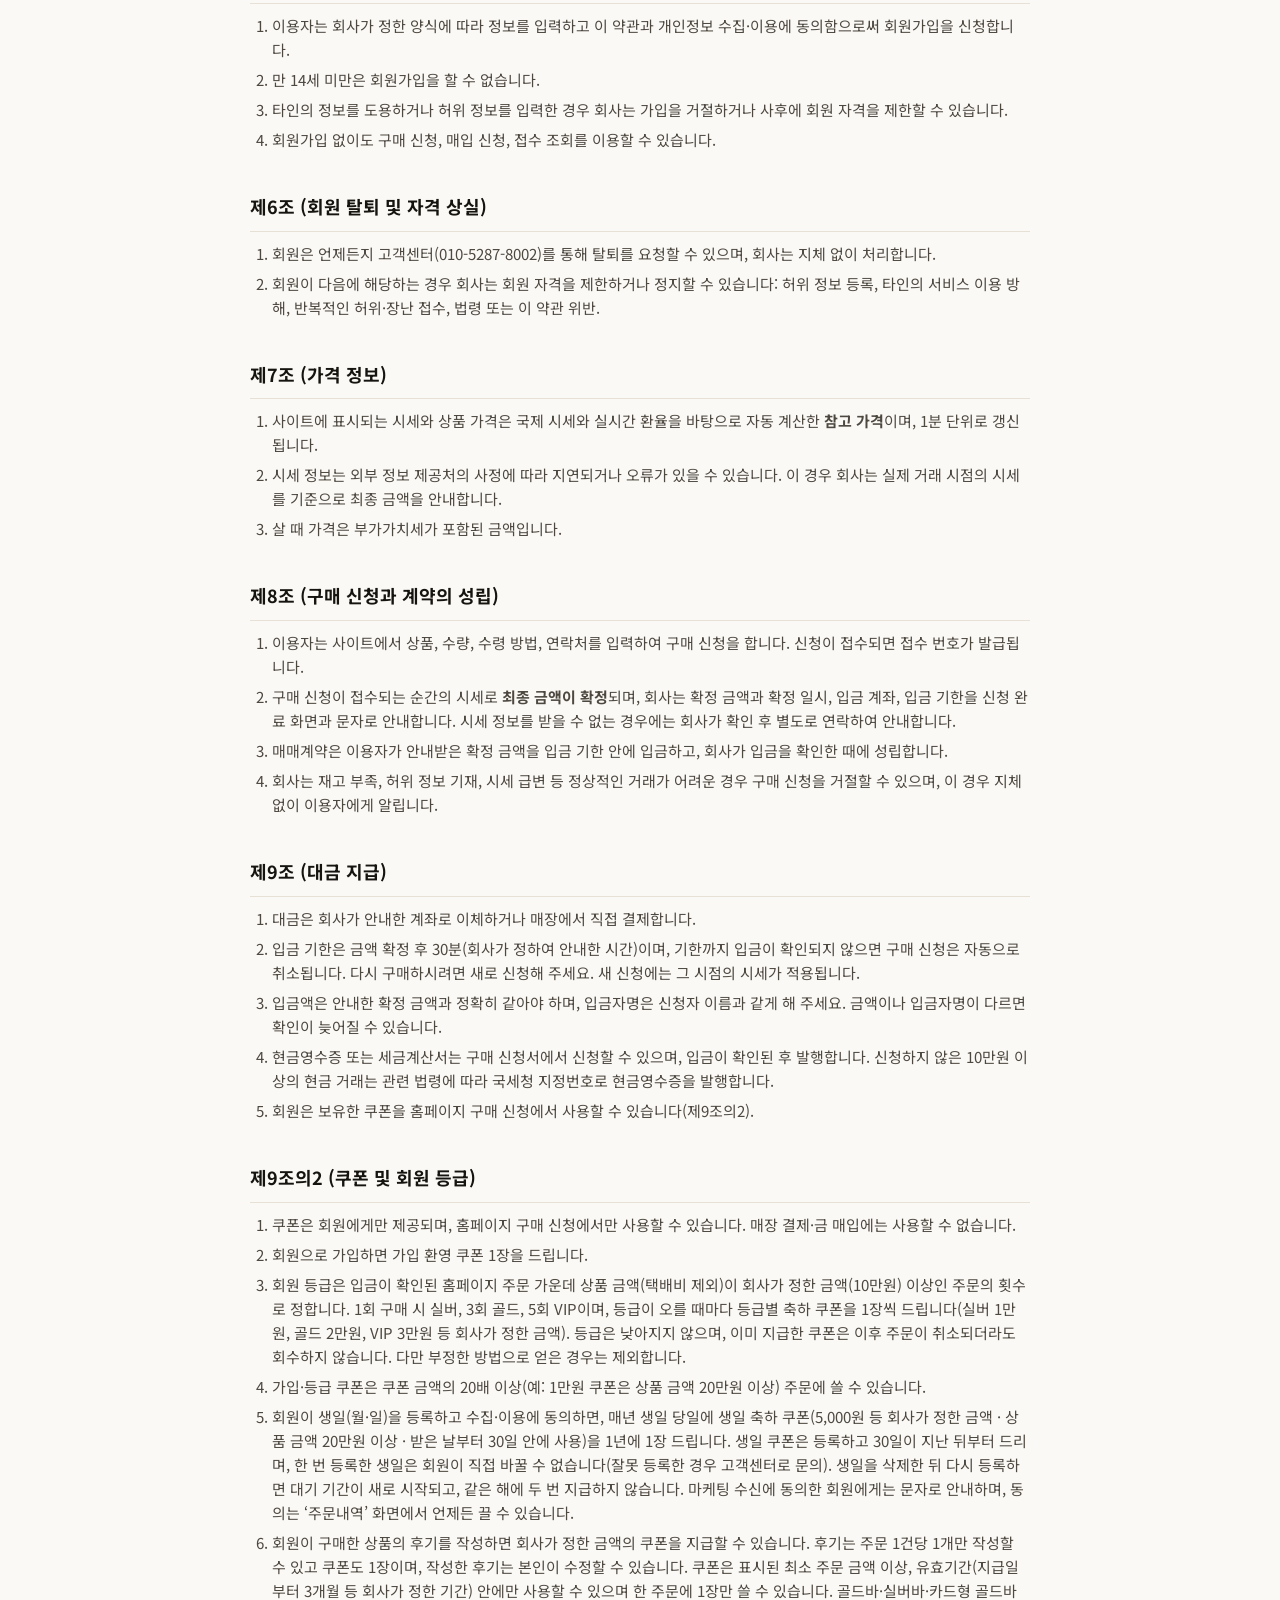
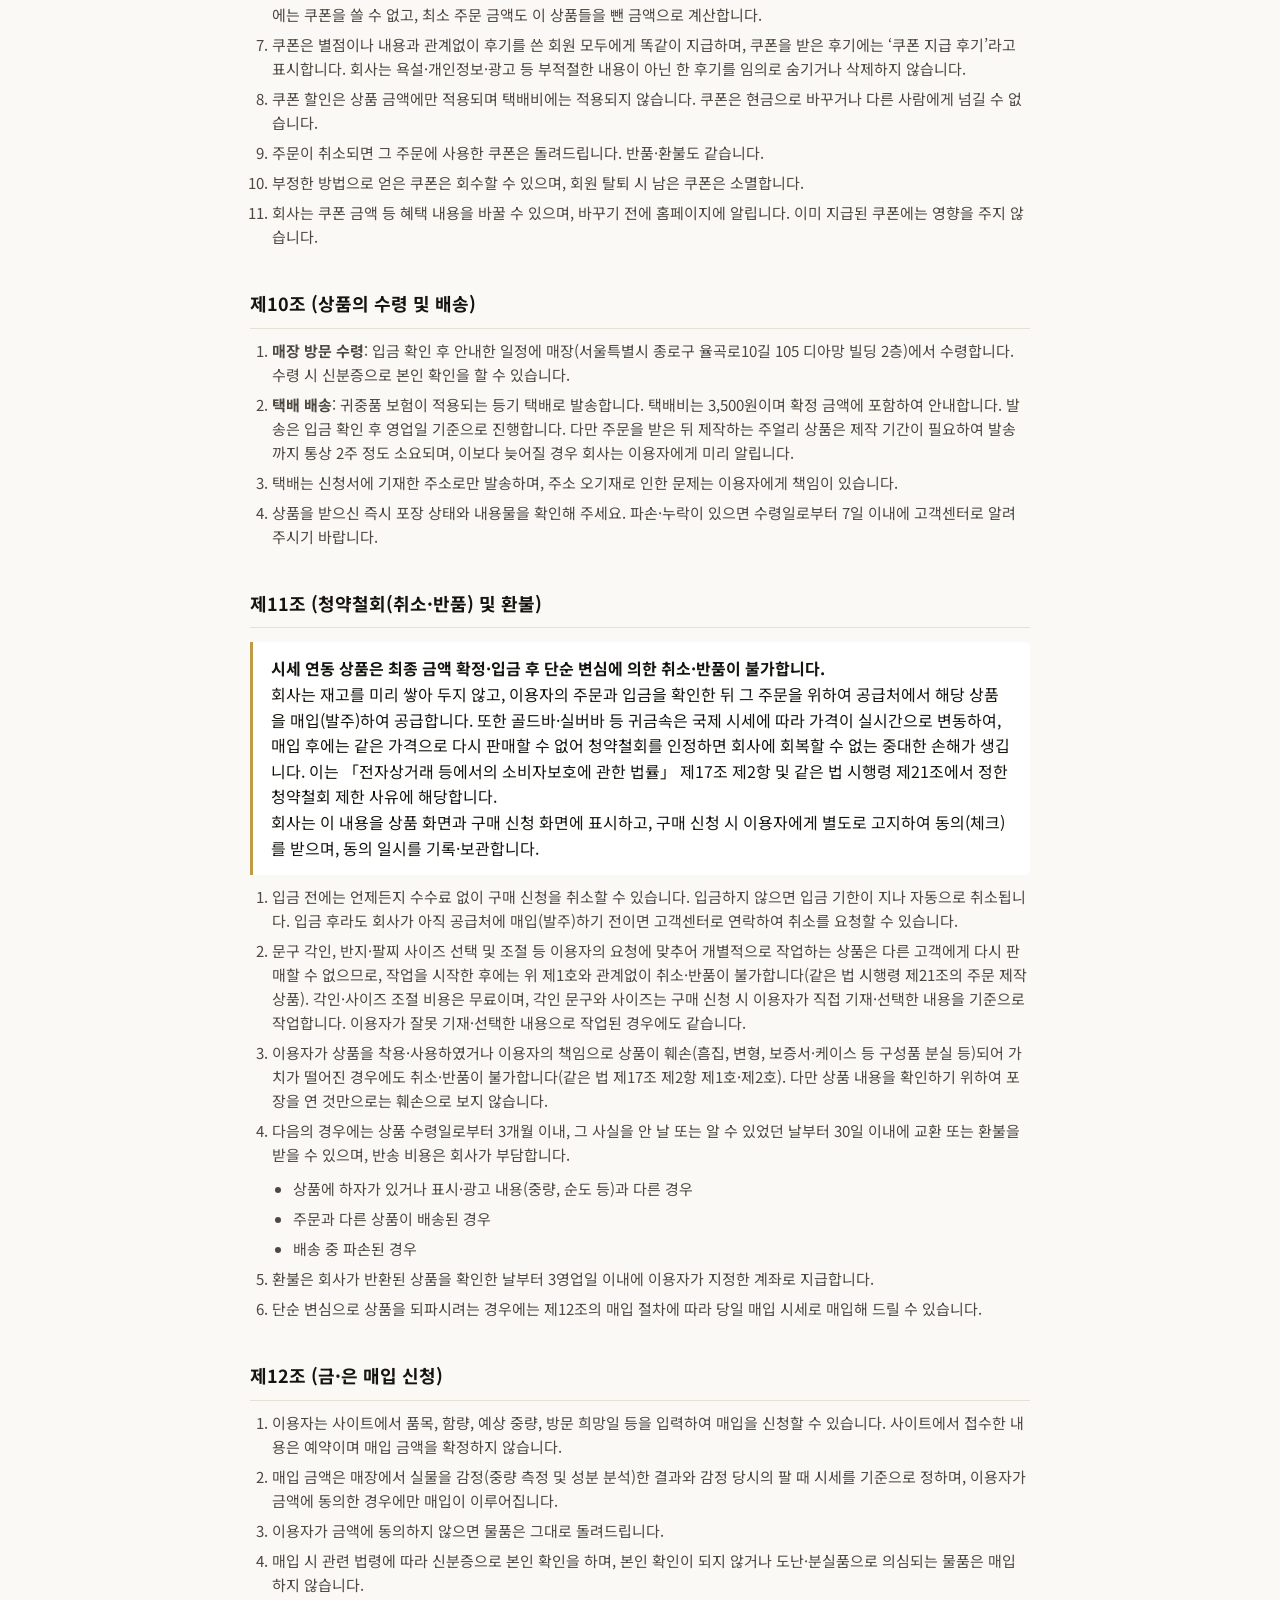
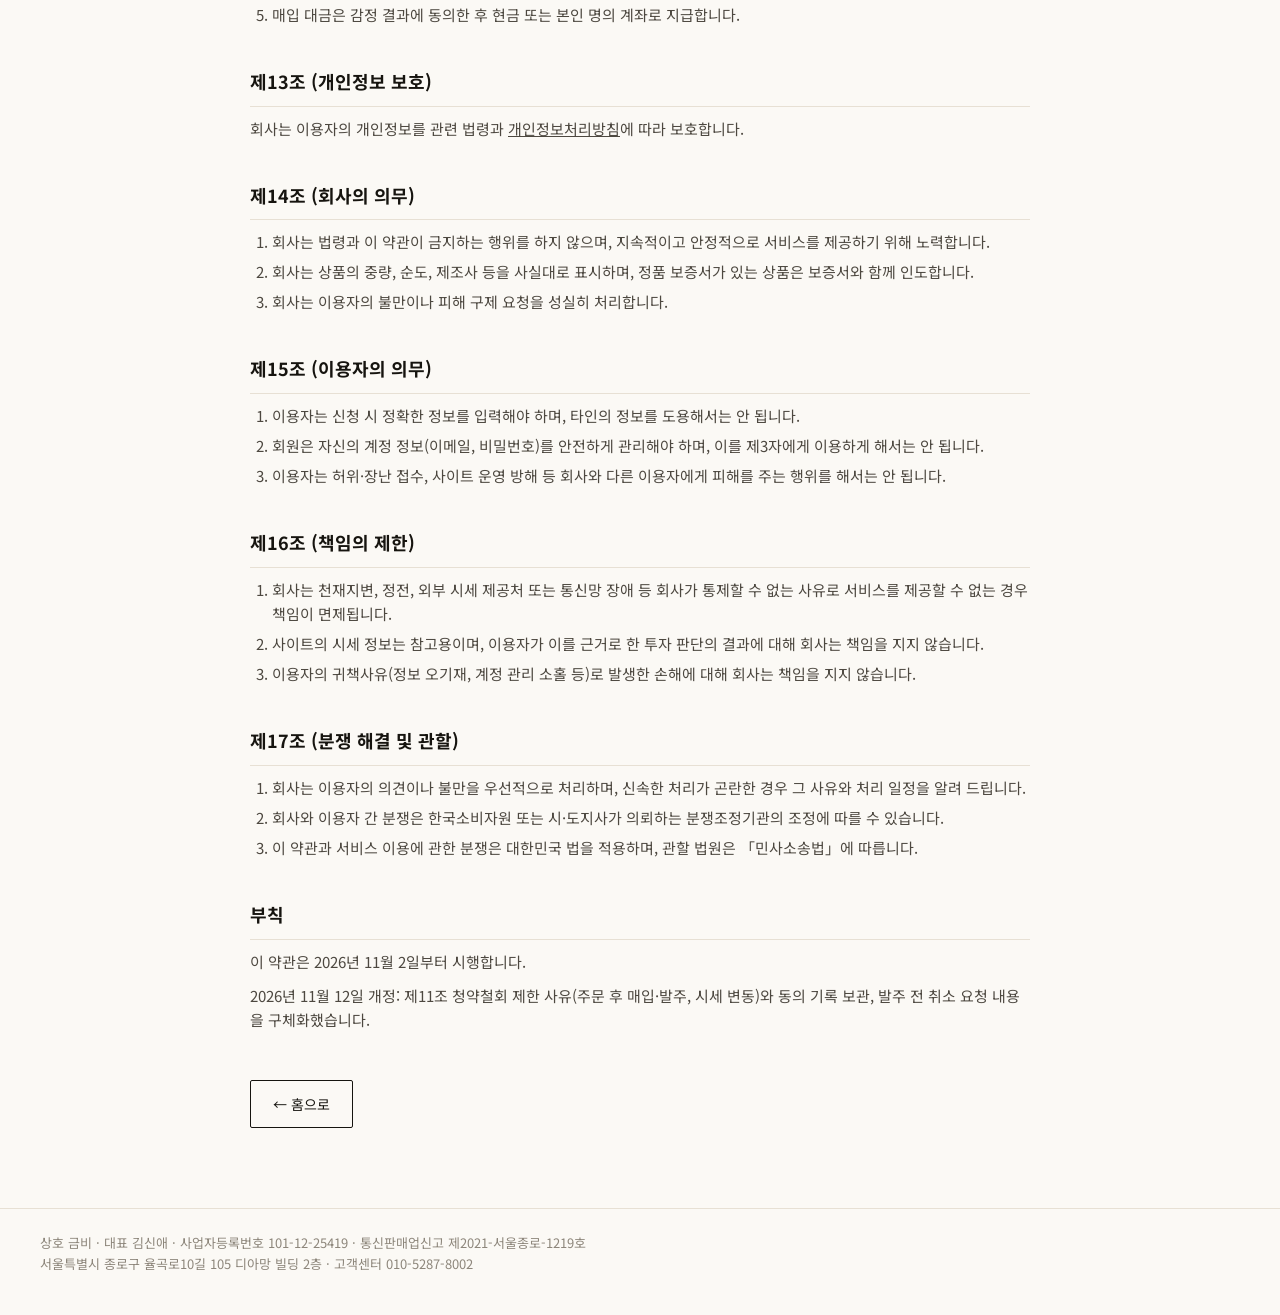
<file: terms.html>
<!doctype html>
<html lang="ko">
<head>
  <meta charset="utf-8">
  <script>if(/^(yamoo-tti\.github\.io|keumbi\.netlify\.app|keumbi\.wnsdn9203\.workers\.dev|www\.keumbigold\.com)$/.test(location.hostname))location.replace("https://keumbigold.com"+location.pathname+location.search+location.hash);</script>
  <meta name="viewport" content="width=device-width, initial-scale=1">
  <meta name="color-scheme" content="only light">
  <title>이용약관 · 금비 GOLD</title>
  <link rel="canonical" href="https://keumbigold.com/terms">
  <meta name="description" content="금비 GOLD 홈페이지 이용약관">
  <link rel="preconnect" href="https://fonts.googleapis.com">
  <link rel="preconnect" href="https://fonts.gstatic.com" crossorigin>
  <link href="https://fonts.googleapis.com/css2?family=Cormorant+Garamond:wght@500;600&family=Noto+Sans+KR:wght@400;500;700&family=Noto+Serif+KR:wght@500&display=swap" rel="stylesheet">
  <link rel="stylesheet" href="style.css?v=20261125a">
  <link rel="stylesheet" href="legal.css?v=20261103g">
  <link rel="icon" href="favicon.svg" type="image/svg+xml"><link rel="apple-touch-icon" href="images/apple-touch-icon.png">
</head>
<body>
  <header class="legal-top">
    <div class="wrap">
      <a class="logo-text" href="./"><svg viewBox="0 0 40 40" aria-hidden="true"><defs><linearGradient id="sealG" x1="0" y1="0" x2="1" y2="1"><stop offset="0" stop-color="#ecd08a"/><stop offset=".5" stop-color="#c9a14a"/><stop offset="1" stop-color="#9c7629"/></linearGradient></defs><rect width="40" height="40" rx="7" fill="url(#sealG)"/><rect x="3" y="3" width="34" height="34" rx="5" fill="none" stroke="#fff3cf" stroke-width=".9" opacity=".8"/><path d="M13.52 17.56L21.73 17.56L23.28 15.61C23.28 15.61 23.44 15.74 23.75 15.99C24.06 16.24 24.44 16.54 24.88 16.88C25.32 17.23 25.72 17.56 26.09 17.87C26.02 18.15 25.78 18.29 25.39 18.29L13.73 18.29ZM9.5 22.15L25.88 22.15L27.54 20C27.54 20 27.65 20.08 27.85 20.23C28.06 20.39 28.32 20.6 28.64 20.86C28.97 21.12 29.3 21.39 29.64 21.67C29.99 21.96 30.3 22.22 30.58 22.47C30.51 22.74 30.28 22.88 29.88 22.88L9.71 22.88ZM8.2 31.03L26.68 31.03L28.5 28.7C28.5 28.7 28.61 28.78 28.83 28.96C29.04 29.13 29.32 29.35 29.67 29.62C30.02 29.89 30.38 30.18 30.76 30.49C31.14 30.8 31.49 31.09 31.8 31.37C31.73 31.65 31.48 31.79 31.05 31.79L8.43 31.79ZM18.07 17.74L21.23 17.74L21.23 31.34L18.07 31.34ZM12.3 23.87C13.44 24.34 14.32 24.85 14.94 25.41C15.55 25.98 15.96 26.53 16.17 27.09C16.38 27.64 16.43 28.14 16.31 28.59C16.2 29.04 15.98 29.4 15.66 29.66C15.34 29.92 14.98 30.03 14.56 29.99C14.15 29.96 13.72 29.73 13.29 29.29C13.31 28.69 13.25 28.07 13.13 27.45C13.01 26.83 12.86 26.22 12.67 25.63C12.48 25.04 12.27 24.5 12.04 24M24.5 23.71L28.55 25.19C28.48 25.35 28.36 25.47 28.19 25.57C28.02 25.66 27.79 25.7 27.52 25.69C26.82 26.52 26.07 27.33 25.24 28.13C24.42 28.92 23.64 29.61 22.89 30.18L22.56 29.97C22.76 29.47 22.98 28.87 23.19 28.16C23.41 27.46 23.63 26.73 23.87 25.96C24.1 25.19 24.31 24.44 24.5 23.71M20.95 10.37C20.31 11.36 19.5 12.35 18.52 13.34C17.54 14.34 16.46 15.29 15.26 16.21C14.07 17.13 12.82 17.96 11.52 18.7C10.23 19.45 8.94 20.08 7.66 20.6L7.5 20.31C8.59 19.6 9.69 18.75 10.81 17.75C11.93 16.76 12.97 15.71 13.94 14.6C14.91 13.49 15.74 12.39 16.43 11.29C17.12 10.19 17.62 9.17 17.91 8.21L22.66 9.46C22.63 9.63 22.51 9.76 22.31 9.85C22.11 9.94 21.8 10 21.36 10.03C21.97 10.83 22.7 11.55 23.56 12.19C24.41 12.83 25.34 13.4 26.35 13.9C27.35 14.4 28.38 14.84 29.44 15.21C30.49 15.58 31.51 15.91 32.5 16.18L32.47 16.6C32.02 16.72 31.62 16.94 31.27 17.26C30.91 17.58 30.62 17.95 30.38 18.36C30.15 18.78 30 19.2 29.93 19.61C28.65 18.94 27.42 18.14 26.24 17.24C25.07 16.33 24.02 15.3 23.12 14.16C22.21 13.02 21.48 11.75 20.95 10.37" fill="#16140f"/></svg>금비<em>GOLD</em></a>
      <nav><a href="terms" aria-current="page">이용약관</a><a href="privacy">개인정보처리방침</a><a href="./">홈으로</a></nav>
    </div>
  </header>

  <main class="legal">
    <h1>이용약관</h1>
    <p class="meta">시행일 2026년 11월 2일</p>
    <p class="lead">금비(이하 “회사”)가 운영하는 금비 GOLD 홈페이지(이하 “사이트”)를 이용해 주셔서 감사합니다. 이 약관은 사이트에서 제공하는 시세 정보, 구매 신청, 금·은 매입 신청 등 서비스 이용에 관한 회사와 이용자의 권리·의무를 정합니다.</p>

    <ol class="toc">
      <li><a href="#a1">제1조 목적</a></li>
      <li><a href="#a2">제2조 정의</a></li>
      <li><a href="#a3">제3조 약관의 게시와 개정</a></li>
      <li><a href="#a4">제4조 서비스의 내용</a></li>
      <li><a href="#a5">제5조 회원가입</a></li>
      <li><a href="#a6">제6조 회원 탈퇴 및 자격 상실</a></li>
      <li><a href="#a7">제7조 가격 정보</a></li>
      <li><a href="#a8">제8조 구매 신청과 계약의 성립</a></li>
      <li><a href="#a9">제9조 대금 지급</a></li>
      <li><a href="#a10">제10조 상품의 수령 및 배송</a></li>
      <li><a href="#a11">제11조 청약철회(취소·반품) 및 환불</a></li>
      <li><a href="#a12">제12조 금·은 매입 신청</a></li>
      <li><a href="#a13">제13조 개인정보 보호</a></li>
      <li><a href="#a14">제14조 회사의 의무</a></li>
      <li><a href="#a15">제15조 이용자의 의무</a></li>
      <li><a href="#a16">제16조 책임의 제한</a></li>
      <li><a href="#a17">제17조 분쟁 해결 및 관할</a></li>
    </ol>

    <section id="a1">
      <h2>제1조 (목적)</h2>
      <p>이 약관은 회사가 사이트를 통해 제공하는 서비스를 이용함에 있어 회사와 이용자의 권리, 의무 및 책임사항을 규정함을 목적으로 합니다.</p>
    </section>

    <section id="a2">
      <h2>제2조 (정의)</h2>
      <ol>
        <li>“이용자”란 사이트에 접속하여 이 약관에 따라 서비스를 이용하는 회원 및 비회원을 말합니다.</li>
        <li>“회원”이란 사이트에 이메일로 가입하여 계정을 가진 자를 말합니다.</li>
        <li>“구매 신청”이란 이용자가 사이트에서 상품을 선택하여 구매 의사를 회사에 접수하는 것을 말합니다.</li>
        <li>“매입 신청”이란 이용자가 보유한 금·은 등 귀금속을 회사에 판매하기 위해 접수하는 것을 말합니다.</li>
        <li>“시세 연동 상품”이란 골드바, 카드형 골드바, 실버바, 은 그래뉼, 금 악세사리 등 국제 귀금속 시세와 환율에 따라 가격이 변동하는 상품을 말합니다.</li>
      </ol>
    </section>

    <section id="a3">
      <h2>제3조 (약관의 게시와 개정)</h2>
      <ol>
        <li>회사는 상호, 대표자, 주소, 연락처, 사업자등록번호, 통신판매업 신고번호와 이 약관을 이용자가 쉽게 알 수 있도록 사이트에 게시합니다.</li>
        <li>회사는 관련 법령을 위반하지 않는 범위에서 이 약관을 개정할 수 있으며, 개정 시 시행일과 개정 사유를 시행일 7일 전(이용자에게 불리한 변경은 30일 전)부터 사이트에 공지합니다.</li>
        <li>이 약관에서 정하지 않은 사항은 「전자상거래 등에서의 소비자보호에 관한 법률」 등 관련 법령과 공정거래위원회의 전자상거래 표준약관에 따릅니다.</li>
      </ol>
    </section>

    <section id="a4">
      <h2>제4조 (서비스의 내용)</h2>
      <ol>
        <li>금·은·백금 시세 정보 제공</li>
        <li>골드바, 실버바 등 상품 정보 제공 및 구매 신청 접수</li>
        <li>금·은 매입 신청 접수</li>
        <li>접수 번호를 통한 진행 상황 조회</li>
        <li>공지사항 및 이벤트 안내</li>
      </ol>
      <p>사이트는 구매·매입 신청을 접수하는 창구이며, 사이트 안에서 카드 결제 등 온라인 결제는 이루어지지 않습니다.</p>
    </section>

    <section id="a5">
      <h2>제5조 (회원가입)</h2>
      <ol>
        <li>이용자는 회사가 정한 양식에 따라 정보를 입력하고 이 약관과 개인정보 수집·이용에 동의함으로써 회원가입을 신청합니다.</li>
        <li>만 14세 미만은 회원가입을 할 수 없습니다.</li>
        <li>타인의 정보를 도용하거나 허위 정보를 입력한 경우 회사는 가입을 거절하거나 사후에 회원 자격을 제한할 수 있습니다.</li>
        <li>회원가입 없이도 구매 신청, 매입 신청, 접수 조회를 이용할 수 있습니다.</li>
      </ol>
    </section>

    <section id="a6">
      <h2>제6조 (회원 탈퇴 및 자격 상실)</h2>
      <ol>
        <li>회원은 언제든지 고객센터(010-5287-8002)를 통해 탈퇴를 요청할 수 있으며, 회사는 지체 없이 처리합니다.</li>
        <li>회원이 다음에 해당하는 경우 회사는 회원 자격을 제한하거나 정지할 수 있습니다: 허위 정보 등록, 타인의 서비스 이용 방해, 반복적인 허위·장난 접수, 법령 또는 이 약관 위반.</li>
      </ol>
    </section>

    <section id="a7">
      <h2>제7조 (가격 정보)</h2>
      <ol>
        <li>사이트에 표시되는 시세와 상품 가격은 국제 시세와 실시간 환율을 바탕으로 자동 계산한 <strong>참고 가격</strong>이며, 1분 단위로 갱신됩니다.</li>
        <li>시세 정보는 외부 정보 제공처의 사정에 따라 지연되거나 오류가 있을 수 있습니다. 이 경우 회사는 실제 거래 시점의 시세를 기준으로 최종 금액을 안내합니다.</li>
        <li>살 때 가격은 부가가치세가 포함된 금액입니다.</li>
      </ol>
    </section>

    <section id="a8">
      <h2>제8조 (구매 신청과 계약의 성립)</h2>
      <ol>
        <li>이용자는 사이트에서 상품, 수량, 수령 방법, 연락처를 입력하여 구매 신청을 합니다. 신청이 접수되면 접수 번호가 발급됩니다.</li>
        <li>구매 신청이 접수되는 순간의 시세로 <strong>최종 금액이 확정</strong>되며, 회사는 확정 금액과 확정 일시, 입금 계좌, 입금 기한을 신청 완료 화면과 문자로 안내합니다. 시세 정보를 받을 수 없는 경우에는 회사가 확인 후 별도로 연락하여 안내합니다.</li>
        <li>매매계약은 이용자가 안내받은 확정 금액을 입금 기한 안에 입금하고, 회사가 입금을 확인한 때에 성립합니다.</li>
        <li>회사는 재고 부족, 허위 정보 기재, 시세 급변 등 정상적인 거래가 어려운 경우 구매 신청을 거절할 수 있으며, 이 경우 지체 없이 이용자에게 알립니다.</li>
      </ol>
    </section>

    <section id="a9">
      <h2>제9조 (대금 지급)</h2>
      <ol>
        <li>대금은 회사가 안내한 계좌로 이체하거나 매장에서 직접 결제합니다.</li>
        <li>입금 기한은 금액 확정 후 30분(회사가 정하여 안내한 시간)이며, 기한까지 입금이 확인되지 않으면 구매 신청은 자동으로 취소됩니다. 다시 구매하시려면 새로 신청해 주세요. 새 신청에는 그 시점의 시세가 적용됩니다.</li>
        <li>입금액은 안내한 확정 금액과 정확히 같아야 하며, 입금자명은 신청자 이름과 같게 해 주세요. 금액이나 입금자명이 다르면 확인이 늦어질 수 있습니다.</li>
        <li>현금영수증 또는 세금계산서는 구매 신청서에서 신청할 수 있으며, 입금이 확인된 후 발행합니다. 신청하지 않은 10만원 이상의 현금 거래는 관련 법령에 따라 국세청 지정번호로 현금영수증을 발행합니다.</li>
        <li>회원은 보유한 쿠폰을 홈페이지 구매 신청에서 사용할 수 있습니다(제9조의2).</li>
      </ol>
    </section>

    <section id="a9-2">
      <h2>제9조의2 (쿠폰 및 회원 등급)</h2>
      <ol>
        <li>쿠폰은 회원에게만 제공되며, 홈페이지 구매 신청에서만 사용할 수 있습니다. 매장 결제·금 매입에는 사용할 수 없습니다.</li>
        <li>회원으로 가입하면 가입 환영 쿠폰 1장을 드립니다.</li>
        <li>회원 등급은 입금이 확인된 홈페이지 주문 가운데 상품 금액(택배비 제외)이 회사가 정한 금액(10만원) 이상인 주문의 횟수로 정합니다. 1회 구매 시 실버, 3회 골드, 5회 VIP이며, 등급이 오를 때마다 등급별 축하 쿠폰을 1장씩 드립니다(실버 1만원, 골드 2만원, VIP 3만원 등 회사가 정한 금액). 등급은 낮아지지 않으며, 이미 지급한 쿠폰은 이후 주문이 취소되더라도 회수하지 않습니다. 다만 부정한 방법으로 얻은 경우는 제외합니다.</li>
        <li>가입·등급 쿠폰은 쿠폰 금액의 20배 이상(예: 1만원 쿠폰은 상품 금액 20만원 이상) 주문에 쓸 수 있습니다.</li>
        <li>회원이 생일(월·일)을 등록하고 수집·이용에 동의하면, 매년 생일 당일에 생일 축하 쿠폰(5,000원 등 회사가 정한 금액 · 상품 금액 20만원 이상 · 받은 날부터 30일 안에 사용)을 1년에 1장 드립니다. 생일 쿠폰은 등록하고 30일이 지난 뒤부터 드리며, 한 번 등록한 생일은 회원이 직접 바꿀 수 없습니다(잘못 등록한 경우 고객센터로 문의). 생일을 삭제한 뒤 다시 등록하면 대기 기간이 새로 시작되고, 같은 해에 두 번 지급하지 않습니다. 마케팅 수신에 동의한 회원에게는 문자로 안내하며, 동의는 ‘주문내역’ 화면에서 언제든 끌 수 있습니다.</li>
        <li>회원이 구매한 상품의 후기를 작성하면 회사가 정한 금액의 쿠폰을 지급할 수 있습니다. 후기는 주문 1건당 1개만 작성할 수 있고 쿠폰도 1장이며, 작성한 후기는 본인이 수정할 수 있습니다. 쿠폰은 표시된 최소 주문 금액 이상, 유효기간(지급일부터 3개월 등 회사가 정한 기간) 안에만 사용할 수 있으며 한 주문에 1장만 쓸 수 있습니다. 골드바·실버바·카드형 골드바에는 쿠폰을 쓸 수 없고, 최소 주문 금액도 이 상품들을 뺀 금액으로 계산합니다.</li>
        <li>쿠폰은 별점이나 내용과 관계없이 후기를 쓴 회원 모두에게 똑같이 지급하며, 쿠폰을 받은 후기에는 ‘쿠폰 지급 후기’라고 표시합니다. 회사는 욕설·개인정보·광고 등 부적절한 내용이 아닌 한 후기를 임의로 숨기거나 삭제하지 않습니다.</li>
        <li>쿠폰 할인은 상품 금액에만 적용되며 택배비에는 적용되지 않습니다. 쿠폰은 현금으로 바꾸거나 다른 사람에게 넘길 수 없습니다.</li>
        <li>주문이 취소되면 그 주문에 사용한 쿠폰은 돌려드립니다. 반품·환불도 같습니다.</li>
        <li>부정한 방법으로 얻은 쿠폰은 회수할 수 있으며, 회원 탈퇴 시 남은 쿠폰은 소멸합니다.</li>
        <li>회사는 쿠폰 금액 등 혜택 내용을 바꿀 수 있으며, 바꾸기 전에 홈페이지에 알립니다. 이미 지급된 쿠폰에는 영향을 주지 않습니다.</li>
      </ol>
    </section>

    <section id="a10">
      <h2>제10조 (상품의 수령 및 배송)</h2>
      <ol>
        <li><strong>매장 방문 수령</strong>: 입금 확인 후 안내한 일정에 매장(서울특별시 종로구 율곡로10길 105 디아망 빌딩 2층)에서 수령합니다. 수령 시 신분증으로 본인 확인을 할 수 있습니다.</li>
        <li><strong>택배 배송</strong>: 귀중품 보험이 적용되는 등기 택배로 발송합니다. 택배비는 3,500원이며 확정 금액에 포함하여 안내합니다. 발송은 입금 확인 후 영업일 기준으로 진행합니다. 다만 주문을 받은 뒤 제작하는 주얼리 상품은 제작 기간이 필요하여 발송까지 통상 2주 정도 소요되며, 이보다 늦어질 경우 회사는 이용자에게 미리 알립니다.</li>
        <li>택배는 신청서에 기재한 주소로만 발송하며, 주소 오기재로 인한 문제는 이용자에게 책임이 있습니다.</li>
        <li>상품을 받으신 즉시 포장 상태와 내용물을 확인해 주세요. 파손·누락이 있으면 수령일로부터 7일 이내에 고객센터로 알려 주시기 바랍니다.</li>
      </ol>
    </section>

    <section id="a11">
      <h2>제11조 (청약철회(취소·반품) 및 환불)</h2>
      <div class="box">
        <strong>시세 연동 상품은 최종 금액 확정·입금 후 단순 변심에 의한 취소·반품이 불가합니다.</strong><br>
        회사는 재고를 미리 쌓아 두지 않고, 이용자의 주문과 입금을 확인한 뒤 그 주문을 위하여 공급처에서 해당 상품을 매입(발주)하여 공급합니다. 또한 골드바·실버바 등 귀금속은 국제 시세에 따라 가격이 실시간으로 변동하여, 매입 후에는 같은 가격으로 다시 판매할 수 없어 청약철회를 인정하면 회사에 회복할 수 없는 중대한 손해가 생깁니다. 이는 「전자상거래 등에서의 소비자보호에 관한 법률」 제17조 제2항 및 같은 법 시행령 제21조에서 정한 청약철회 제한 사유에 해당합니다.<br>
        회사는 이 내용을 상품 화면과 구매 신청 화면에 표시하고, 구매 신청 시 이용자에게 별도로 고지하여 동의(체크)를 받으며, 동의 일시를 기록·보관합니다.
      </div>
      <ol>
        <li>입금 전에는 언제든지 수수료 없이 구매 신청을 취소할 수 있습니다. 입금하지 않으면 입금 기한이 지나 자동으로 취소됩니다. 입금 후라도 회사가 아직 공급처에 매입(발주)하기 전이면 고객센터로 연락하여 취소를 요청할 수 있습니다.</li>
        <li>문구 각인, 반지·팔찌 사이즈 선택 및 조절 등 이용자의 요청에 맞추어 개별적으로 작업하는 상품은 다른 고객에게 다시 판매할 수 없으므로, 작업을 시작한 후에는 위 제1호와 관계없이 취소·반품이 불가합니다(같은 법 시행령 제21조의 주문 제작 상품). 각인·사이즈 조절 비용은 무료이며, 각인 문구와 사이즈는 구매 신청 시 이용자가 직접 기재·선택한 내용을 기준으로 작업합니다. 이용자가 잘못 기재·선택한 내용으로 작업된 경우에도 같습니다.</li>
        <li>이용자가 상품을 착용·사용하였거나 이용자의 책임으로 상품이 훼손(흠집, 변형, 보증서·케이스 등 구성품 분실 등)되어 가치가 떨어진 경우에도 취소·반품이 불가합니다(같은 법 제17조 제2항 제1호·제2호). 다만 상품 내용을 확인하기 위하여 포장을 연 것만으로는 훼손으로 보지 않습니다.</li>
        <li>다음의 경우에는 상품 수령일로부터 3개월 이내, 그 사실을 안 날 또는 알 수 있었던 날부터 30일 이내에 교환 또는 환불을 받을 수 있으며, 반송 비용은 회사가 부담합니다.
          <ul class="dots">
            <li>상품에 하자가 있거나 표시·광고 내용(중량, 순도 등)과 다른 경우</li>
            <li>주문과 다른 상품이 배송된 경우</li>
            <li>배송 중 파손된 경우</li>
          </ul>
        </li>
        <li>환불은 회사가 반환된 상품을 확인한 날부터 3영업일 이내에 이용자가 지정한 계좌로 지급합니다.</li>
        <li>단순 변심으로 상품을 되파시려는 경우에는 제12조의 매입 절차에 따라 당일 매입 시세로 매입해 드릴 수 있습니다.</li>
      </ol>
    </section>

    <section id="a12">
      <h2>제12조 (금·은 매입 신청)</h2>
      <ol>
        <li>이용자는 사이트에서 품목, 함량, 예상 중량, 방문 희망일 등을 입력하여 매입을 신청할 수 있습니다. 사이트에서 접수한 내용은 예약이며 매입 금액을 확정하지 않습니다.</li>
        <li>매입 금액은 매장에서 실물을 감정(중량 측정 및 성분 분석)한 결과와 감정 당시의 팔 때 시세를 기준으로 정하며, 이용자가 금액에 동의한 경우에만 매입이 이루어집니다.</li>
        <li>이용자가 금액에 동의하지 않으면 물품은 그대로 돌려드립니다.</li>
        <li>매입 시 관련 법령에 따라 신분증으로 본인 확인을 하며, 본인 확인이 되지 않거나 도난·분실품으로 의심되는 물품은 매입하지 않습니다.</li>
        <li>매입 대금은 감정 결과에 동의한 후 현금 또는 본인 명의 계좌로 지급합니다.</li>
      </ol>
    </section>

    <section id="a13">
      <h2>제13조 (개인정보 보호)</h2>
      <p>회사는 이용자의 개인정보를 관련 법령과 <a href="privacy"><u>개인정보처리방침</u></a>에 따라 보호합니다.</p>
    </section>

    <section id="a14">
      <h2>제14조 (회사의 의무)</h2>
      <ol>
        <li>회사는 법령과 이 약관이 금지하는 행위를 하지 않으며, 지속적이고 안정적으로 서비스를 제공하기 위해 노력합니다.</li>
        <li>회사는 상품의 중량, 순도, 제조사 등을 사실대로 표시하며, 정품 보증서가 있는 상품은 보증서와 함께 인도합니다.</li>
        <li>회사는 이용자의 불만이나 피해 구제 요청을 성실히 처리합니다.</li>
      </ol>
    </section>

    <section id="a15">
      <h2>제15조 (이용자의 의무)</h2>
      <ol>
        <li>이용자는 신청 시 정확한 정보를 입력해야 하며, 타인의 정보를 도용해서는 안 됩니다.</li>
        <li>회원은 자신의 계정 정보(이메일, 비밀번호)를 안전하게 관리해야 하며, 이를 제3자에게 이용하게 해서는 안 됩니다.</li>
        <li>이용자는 허위·장난 접수, 사이트 운영 방해 등 회사와 다른 이용자에게 피해를 주는 행위를 해서는 안 됩니다.</li>
      </ol>
    </section>

    <section id="a16">
      <h2>제16조 (책임의 제한)</h2>
      <ol>
        <li>회사는 천재지변, 정전, 외부 시세 제공처 또는 통신망 장애 등 회사가 통제할 수 없는 사유로 서비스를 제공할 수 없는 경우 책임이 면제됩니다.</li>
        <li>사이트의 시세 정보는 참고용이며, 이용자가 이를 근거로 한 투자 판단의 결과에 대해 회사는 책임을 지지 않습니다.</li>
        <li>이용자의 귀책사유(정보 오기재, 계정 관리 소홀 등)로 발생한 손해에 대해 회사는 책임을 지지 않습니다.</li>
      </ol>
    </section>

    <section id="a17">
      <h2>제17조 (분쟁 해결 및 관할)</h2>
      <ol>
        <li>회사는 이용자의 의견이나 불만을 우선적으로 처리하며, 신속한 처리가 곤란한 경우 그 사유와 처리 일정을 알려 드립니다.</li>
        <li>회사와 이용자 간 분쟁은 한국소비자원 또는 시·도지사가 의뢰하는 분쟁조정기관의 조정에 따를 수 있습니다.</li>
        <li>이 약관과 서비스 이용에 관한 분쟁은 대한민국 법을 적용하며, 관할 법원은 「민사소송법」에 따릅니다.</li>
      </ol>
    </section>

    <section>
      <h2>부칙</h2>
      <p>이 약관은 2026년 11월 2일부터 시행합니다.</p>
      <p>2026년 11월 12일 개정: 제11조 청약철회 제한 사유(주문 후 매입·발주, 시세 변동)와 동의 기록 보관, 발주 전 취소 요청 내용을 구체화했습니다.</p>
    </section>

    <a class="back" href="./">← 홈으로</a>
  </main>

  <footer class="legal-foot">
    <div class="wrap">상호 금비 · 대표 김신애 · 사업자등록번호 101-12-25419 · 통신판매업신고 제2021-서울종로-1219호<br>서울특별시 종로구 율곡로10길 105 디아망 빌딩 2층 · 고객센터 010-5287-8002</div>
  </footer>
</body>
</html>
</file>
<file: style.css>
:root {
  color-scheme: only light; /* 휴대폰 브라우저 다크 모드가 색을 바꾸지 않게 */
  --bg: #fbf9f5;
  --tint: #f4efe6;
  --card: #ffffff;
  --ink: #16140f;
  --ink-2: #4d4840;
  --muted: #8d867b;
  --line: #e7e0d4;
  --gold: #c09a45;
  --gold-2: #9c7629;
  --gold-hi: #ecd08a;
  --dark: #12110e;
  --dark-2: #1c1a16;
  --up: #d2412f;
  --down: #2f63c9;
  --serif-en: "Cormorant Garamond", "Noto Serif KR", serif;
  --serif: "Noto Serif KR", serif;
  --sans: "Noto Sans KR", system-ui, -apple-system, sans-serif;
  --ease: cubic-bezier(.22, .61, .36, 1);
}

*, *::before, *::after { box-sizing: border-box; }
html { scroll-behavior: smooth; scroll-padding-top: 120px; }
body { margin: 0; background: var(--bg); color: var(--ink); font-family: var(--sans); font-weight: 400; line-height: 1.6; -webkit-font-smoothing: antialiased; overflow-x: hidden; }
img, svg { display: block; max-width: 100%; }
a { color: inherit; text-decoration: none; }
button, select, input { font: inherit; color: inherit; }
button { background: none; border: 0; cursor: pointer; }
h1, h2, h3, p, ul, ol, figure { margin: 0; }
ul, ol { padding: 0; list-style: none; }
.sr-only { position: absolute; width: 1px; height: 1px; overflow: hidden; clip: rect(0 0 0 0); white-space: nowrap; }
:focus-visible { outline: 2px solid var(--gold); outline-offset: 2px; }
.wrap { width: 100%; max-width: 1280px; margin: 0 auto; padding: 0 clamp(16px, 4vw, 40px); }
.num { font-variant-numeric: tabular-nums; }

/* ---------- Util & Header ---------- */
.util { background: var(--dark); color: #b9b1a3; font-size: 12px; }
.util__inner { display: flex; justify-content: space-between; align-items: center; height: 36px; }
.util__call strong { color: var(--gold-hi); font-weight: 500; margin: 0 6px 0 2px; }
.util__call span { color: #7e776b; }
.util__links { display: flex; gap: 18px; }
.util__links a:hover { color: #fff; }

.header { position: sticky; top: 0; z-index: 50; background: rgba(251, 249, 245, .92); backdrop-filter: blur(12px); -webkit-backdrop-filter: blur(12px); border-bottom: 1px solid var(--line); }
.header__inner { display: flex; align-items: center; gap: 48px; height: 72px; }
.logo { display: flex; align-items: center; gap: 10px; }
.logo__mark { width: 32px; height: 32px; flex: none; }
.logo span { font-family: var(--serif-en); font-weight: 600; font-size: 25px; letter-spacing: .14em; line-height: 1; }
.logo em { font-style: normal; color: var(--gold-2); margin-left: .28em; }
.nav { display: flex; gap: 36px; flex: 1; }
.nav a { font-size: 15px; font-weight: 500; position: relative; padding: 24px 0; }
.nav a::after { content: ""; position: absolute; left: 0; right: 0; bottom: 16px; height: 2px; background: var(--gold); transform: scaleX(0); transition: transform .3s var(--ease); }
.nav a:hover { color: var(--gold-2); }
.nav a:hover::after { transform: scaleX(1); }
.header__actions { display: flex; gap: 4px; margin-left: auto; }
.icon-btn { position: relative; width: 40px; height: 40px; display: grid; place-items: center; }
.icon-btn svg { width: 21px; height: 21px; fill: none; stroke: currentColor; stroke-width: 1.5; }
.badge { position: absolute; top: 3px; right: 1px; min-width: 17px; height: 17px; padding: 0 4px; border-radius: 9px; background: var(--gold); color: #fff; font-size: 10px; line-height: 17px; font-weight: 700; text-align: center; transform: scale(0); transition: transform .3s var(--ease); }
.badge.has-items { transform: scale(1); }
.badge.bump { animation: bump .4s var(--ease); }
@keyframes bump { 50% { transform: scale(1.4); } }
.menu-toggle { display: none; }
.menu-toggle span { position: absolute; width: 20px; height: 1.5px; background: currentColor; transition: transform .3s; }
.menu-toggle span:first-child { transform: translateY(-4px); }
.menu-toggle span:last-child { transform: translateY(4px); }
.menu-toggle[aria-expanded="true"] span:first-child { transform: rotate(45deg); }
.menu-toggle[aria-expanded="true"] span:last-child { transform: rotate(-45deg); }
.mobile-nav { display: none; flex-direction: column; padding: 0 16px; max-height: 0; overflow: hidden; transition: max-height .4s var(--ease); background: var(--bg); }
.mobile-nav a { padding: 14px 0; border-top: 1px solid var(--line); font-weight: 500; }
.mobile-nav.is-open { max-height: 400px; }

/* ---------- Ticker ---------- */
.ticker { background: var(--dark-2); color: #d9d2c4; border-bottom: 1px solid #2a2721; overflow: hidden; font-size: 13px; }
.ticker__track { display: flex; width: max-content; }
.ticker__track.is-running { animation: marquee 45s linear infinite; }
.ticker:hover .ticker__track { animation-play-state: paused; }
.ticker__item { display: flex; align-items: center; gap: 8px; padding: 11px 28px; white-space: nowrap; border-right: 1px solid #2f2b24; }
.ticker__item b { color: #fff; font-weight: 500; }
.ticker__item span { color: #8f877a; }
.ticker__item em { font-style: normal; color: #8f877a; font-size: 12px; }
.ticker__item.is-gold b { color: var(--gold-hi); }
@keyframes marquee { to { transform: translateX(-50%); } }
.chart-card__krw { font-size: 14px !important; font-weight: 500; color: var(--gold-2); margin-left: 6px; }
.up { color: var(--up) !important; }
.down { color: var(--down) !important; }

.util__links button { font-size: 12px; color: inherit; padding: 0; }
.util__links button:hover { color: #fff; }
.util__me b { color: #fff; font-weight: 500; }
.util__grade { display: inline-flex; align-items: center; margin-right: -6px; transition: transform .15s; }
.util__grade:hover { transform: scale(1.12); }
.gbadge { display: block; flex: none; filter: drop-shadow(0 1px 1.5px rgba(0, 0, 0, .45)); }
.util__admin { color: var(--gold-hi) !important; font-weight: 500; }

/* ---------- Live price ---------- */
.live-dot { width: 8px; height: 8px; border-radius: 50%; background: #2fa866; box-shadow: 0 0 0 0 rgba(47,168,102,.5); animation: pulse 2s infinite; }
.live-dot.is-loading { background: var(--gold); }
.live-dot.is-error { background: var(--up); animation: none; }
@keyframes pulse { 70% { box-shadow: 0 0 0 8px rgba(47,168,102,0); } 100% { box-shadow: 0 0 0 0 rgba(47,168,102,0); } }
.refresh { width: 28px; height: 28px; border: 1px solid var(--line); border-radius: 50%; font-size: 14px; line-height: 1; color: var(--ink-2); background: #fff; }
.refresh:hover { border-color: var(--ink); }
.intl { display: grid; grid-template-columns: repeat(5, 1fr); gap: 12px; margin-bottom: 20px; }
.intl__card { background: #fff; border: 1px solid var(--line); border-radius: 4px; padding: 16px 18px; }
.intl__card:first-child { background: linear-gradient(135deg, #1c1a16, #2b261c); border-color: #2b261c; color: #fff; }
.intl__card:first-child .intl__name span, .intl__card:first-child .intl__sub { color: #b9ae98; }
.intl__card:first-child .intl__val { color: var(--gold-hi); }
.intl__name { font-size: 13px; font-weight: 500; }
.intl__name span { font-size: 11px; color: var(--muted); font-weight: 400; margin-left: 4px; }
.intl__val { font-size: 22px; font-weight: 700; margin: 4px 0 2px; }
.intl__sub { font-size: 12px; color: var(--muted); }
.tv-chart { flex: 1; min-height: 420px; border-radius: 3px; overflow: hidden; }

/* ---------- Auth modal ---------- */
.modal { position: fixed; inset: 0; z-index: 200; display: grid; place-items: center; padding: 16px; }
.modal[hidden] { display: none; }
.modal__backdrop { position: absolute; inset: 0; background: rgba(12,11,9,.6); backdrop-filter: blur(3px); }
.modal__box { position: relative; width: 100%; max-width: 420px; max-height: calc(100vh - 32px); overflow-y: auto; background: var(--bg); border-radius: 6px; padding: 32px 28px 24px; box-shadow: 0 30px 80px -20px rgba(0,0,0,.5); animation: up .35s var(--ease); }
.modal__x { position: absolute; top: 10px; right: 12px; width: 36px; height: 36px; font-size: 24px; color: var(--muted); }
.auth-tabs { display: grid; grid-template-columns: 1fr 1fr; margin-bottom: 24px; border-bottom: 1px solid var(--line); }
.auth-tabs button { padding: 10px 0 12px; font-size: 16px; font-weight: 500; color: var(--muted); border-bottom: 2px solid transparent; margin-bottom: -1px; }
.auth-tabs button.is-on { color: var(--ink); border-color: var(--gold); }
.auth-form { display: flex; flex-direction: column; gap: 14px; }
.auth-form[hidden] { display: none; }
.auth-form label { display: flex; flex-direction: column; gap: 6px; font-size: 13px; color: var(--ink-2); }
.auth-form label small { color: var(--muted); }
.auth-form input:not([type=checkbox]) { height: 46px; padding: 0 14px; border: 1px solid var(--line); border-radius: 3px; background: #fff; font-size: 15px; }
.auth-form input:focus { border-color: var(--gold); outline: none; }
.auth-form .check { flex-direction: row; align-items: flex-start; gap: 8px; font-size: 13px; }
.auth-form .check input { margin-top: 3px; accent-color: var(--gold-2); }
.auth-form .btn { margin-top: 6px; height: 50px; }
.auth-form .btn:disabled { opacity: .6; cursor: wait; }
.auth-sns { display: flex; flex-direction: column; gap: 10px; margin-top: 16px; }
.auth-or { display: flex; align-items: center; gap: 10px; font-size: 12px; color: var(--muted); }
.auth-or::before, .auth-or::after { content: ""; flex: 1; height: 1px; background: var(--line); }
.btn-kakao { display: flex; align-items: center; justify-content: center; gap: 8px; height: 50px; border: 0; border-radius: 6px; background: #FEE500; color: rgba(0,0,0,.85); font-size: 15px; font-weight: 600; cursor: pointer; }
.btn-kakao:hover { filter: brightness(.97); }
.auth-link { font-size: 13px; color: var(--muted); text-decoration: underline; align-self: center; }
.auth-msg { margin-top: 14px; font-size: 13px; color: var(--gold-2); min-height: 18px; text-align: center; }
.auth-msg.is-error { color: var(--up); }

/* ---------- Buttons ---------- */
.btn { display: inline-flex; align-items: center; justify-content: center; height: 50px; padding: 0 28px; font-size: 14px; font-weight: 500; letter-spacing: .02em; border: 1px solid transparent; border-radius: 2px; transition: background .25s, color .25s, border-color .25s; white-space: nowrap; }
.btn--gold { background: linear-gradient(135deg, #d8b562, #a98235); color: #1a160e; }
.btn--gold:hover { background: linear-gradient(135deg, #e6c678, #b98f3c); }
.btn--ghost { border-color: rgba(255,255,255,.5); color: #fff; }
.btn--ghost:hover { background: #fff; color: var(--ink); }
.btn--dark { background: var(--ink); color: #fff; }
.btn--dark:hover { background: var(--gold-2); }
.link-arrow { font-size: 14px; font-weight: 500; border-bottom: 1px solid currentColor; padding-bottom: 2px; white-space: nowrap; }
.link-arrow::after { content: " →"; }

.eyebrow { font-family: var(--serif-en); font-style: italic; font-weight: 500; font-size: 18px; color: var(--gold-2); margin-bottom: 6px; }
.eyebrow--light { color: var(--gold-hi); }

/* ---------- Hero ---------- */
.hero { position: relative; height: clamp(520px, 78vh, 760px); background: var(--dark); color: #fff; overflow: hidden; }
.hero__slides, .slide { position: absolute; inset: 0; }
.slide { opacity: 0; visibility: hidden; transition: opacity 1s var(--ease), visibility 1s; display: flex; align-items: center; }
.slide::before { content: ""; position: absolute; inset: 0; background: var(--img) center / cover no-repeat; transform: scale(1.08); transition: transform 7s linear; }
.slide::after { content: ""; position: absolute; inset: 0; background: linear-gradient(90deg, rgba(10,9,7,.88) 0%, rgba(10,9,7,.6) 40%, rgba(10,9,7,.1) 75%); }
.slide.is-active { opacity: 1; visibility: visible; }
.slide.is-active::before { transform: scale(1); }
.slide__inner { position: relative; z-index: 2; }
/* 금비 브랜드 슬라이드: 어두운 금 배경 + 떨어지는 금빛 비 */
.slide--rain::before { filter: brightness(.45) saturate(1.15); }
.slide--rain::after { background: radial-gradient(ellipse at 70% 40%, rgba(10,9,7,0) 0%, rgba(10,9,7,.55) 60%), linear-gradient(90deg, rgba(10,9,7,.85) 0%, rgba(10,9,7,.4) 50%, rgba(10,9,7,.1) 100%); }
/* 상품 사진 슬라이드: 사진을 오른쪽에 두고 왼쪽은 어둡게 */
.slide--product::before { background-position: 70% 60%; background-color: #0d0c09; }
.slide--product::after { background: linear-gradient(90deg, #0d0c09 0%, #0d0c09 38%, rgba(13,12,9,.55) 58%, rgba(13,12,9,0) 80%); }
.gold-rain { position: absolute; inset: 0; width: 100%; height: 100%; z-index: 1; pointer-events: none; }
/* 금빛 그라데이션 글씨 (밝은 크림 → 금색). 그라데이션을 못 그리는 브라우저는 단색 금색으로 */
/* 휴대폰은 다크 모드가 그라데이션 글씨를 어둡게 바꿔버려서 항상 단색 금색, 컴퓨터(마우스)에서만 그라데이션 */
.slide--rain h1 { color: #f6e2ae; text-shadow: 0 2px 16px rgba(0,0,0,.8); }
@media (hover: hover) and (pointer: fine) and (prefers-color-scheme: light) {
  @supports ((-webkit-background-clip: text) or (background-clip: text)) {
    .slide--rain h1 { background: linear-gradient(180deg, #fffaf0 0%, #f7e3b0 50%, #e8c77a 100%); -webkit-background-clip: text; background-clip: text; color: transparent; text-shadow: none; }
  }
}
@media (max-width: 760px) {
  .slide.slide--rain::after { background: linear-gradient(180deg, rgba(10,9,7,.45) 0%, rgba(10,9,7,.8) 45%, rgba(10,9,7,.94) 75%); }
}
.slide__eyebrow { font-family: var(--serif-en); font-style: italic; font-size: 20px; color: var(--gold-hi); margin-bottom: 14px; }
.slide h1 { font-family: var(--serif); font-weight: 500; font-size: clamp(36px, 5.4vw, 68px); line-height: 1.22; letter-spacing: -.02em; }
.slide__lead { margin: 22px 0 36px; font-size: clamp(15px, 1.3vw, 17px); color: #ddd5c6; font-weight: 300; }
.slide__cta { display: flex; gap: 10px; flex-wrap: wrap; }
.slide.is-active .slide__inner > * { animation: up .9s var(--ease) both; }
.slide.is-active .slide__inner > *:nth-child(2) { animation-delay: .1s; }
.slide.is-active .slide__inner > *:nth-child(3) { animation-delay: .2s; }
.slide.is-active .slide__inner > *:nth-child(4) { animation-delay: .3s; }
@keyframes up { from { opacity: 0; transform: translateY(20px); } }
.hero__ctrl { position: absolute; left: 0; right: 0; bottom: 32px; margin: 0 auto; display: flex; justify-content: space-between; align-items: center; z-index: 2; }
.hero__dots { display: flex; gap: 10px; }
.hero__dots button { width: 36px; height: 3px; background: rgba(255,255,255,.3); position: relative; overflow: hidden; padding: 0; }
.hero__dots button.is-on::after { content: ""; position: absolute; inset: 0; background: var(--gold-hi); transform-origin: left; animation: fill 6s linear forwards; }
@keyframes fill { from { transform: scaleX(0); } }
.hero__arrows { display: flex; gap: 8px; }
.arrow { width: 44px; height: 44px; border: 1px solid rgba(255,255,255,.35); border-radius: 50%; color: #fff; font-size: 22px; line-height: 1; transition: background .25s, color .25s; }
.arrow:hover { background: #fff; color: var(--ink); }

/* ---------- Section ---------- */
.section { padding: clamp(64px, 8vw, 104px) 0; }
.section--tint { background: var(--tint); }
.section--dark { background: var(--dark); color: #f3ede2; }
.section__head { display: flex; justify-content: space-between; align-items: flex-end; gap: 20px; flex-wrap: wrap; margin-bottom: clamp(28px, 4vw, 44px); }
.section__head h2, .editorial h2 { font-family: var(--serif); font-weight: 500; font-size: clamp(26px, 3vw, 38px); letter-spacing: -.02em; line-height: 1.3; }
.section__head--center { flex-direction: column; align-items: center; text-align: center; }
.card { background: var(--card); border: 1px solid var(--line); border-radius: 4px; }

/* ---------- Price ---------- */
.price__time { font-size: 13px; color: var(--muted); display: flex; align-items: center; gap: 8px; }
.price__time strong { color: var(--ink); font-weight: 500; }
.demo-tag { font-size: 11px; padding: 2px 8px; border-radius: 10px; background: var(--tint); color: var(--gold-2); border: 1px solid var(--line); }
.price__grid { display: grid; grid-template-columns: 1fr; gap: 20px; }
.price__table-card { padding: 8px 24px 20px; }
.price-table { width: 100%; border-collapse: collapse; font-variant-numeric: tabular-nums; }
.price-table th { font-size: 13px; font-weight: 500; color: var(--muted); text-align: right; padding: 16px 0 12px; border-bottom: 1px solid var(--ink); }
.price-table th:first-child, .price-table td:first-child { text-align: left; }
.price-table th small { display: block; font-size: 11px; font-weight: 400; }
.price-table td { padding: 15px 0; border-bottom: 1px solid var(--line); text-align: right; }
.price-table .item { font-weight: 500; font-size: 15px; }
.price-table .item small { display: block; font-size: 11px; color: var(--muted); font-weight: 400; }
.price-table .val { font-size: 17px; font-weight: 500; }
.price-table .chg { display: block; font-size: 12px; margin-top: 2px; }
.price-table .na { font-size: 13px; color: var(--muted); }
.price-table tr.is-main .val { font-size: 20px; font-weight: 700; color: var(--ink); }
.note { margin-top: 14px; font-size: 12px; color: var(--muted); }

.chart-card { padding: 22px 24px 18px; display: flex; flex-direction: column; }
.chart-card__head { display: flex; justify-content: space-between; align-items: flex-start; gap: 12px; flex-wrap: wrap; margin-bottom: 12px; }
.chart-card__label { font-size: 13px; color: var(--muted); }
.chart-card__value { font-size: 26px; font-weight: 700; font-variant-numeric: tabular-nums; }
.chart-card__value small { font-size: 13px; font-weight: 500; margin-left: 6px; }
.seg { display: inline-flex; border: 1px solid var(--line); border-radius: 3px; overflow: hidden; }
.seg button { padding: 6px 12px; font-size: 12px; color: var(--muted); }
.seg button + button { border-left: 1px solid var(--line); }
.seg button.is-on { background: var(--ink); color: #fff; }
.chart { width: 100%; height: 220px; flex: 1; min-height: 180px; overflow: visible; }
.chart .grid { stroke: var(--line); stroke-width: 1; vector-effect: non-scaling-stroke; }
.chart .line { fill: none; stroke: var(--gold-2); stroke-width: 2; vector-effect: non-scaling-stroke; stroke-linejoin: round; }
.chart .area { fill: url(#areaGrad); }
.chart__axis { display: flex; justify-content: space-between; font-size: 11px; color: var(--muted); margin-top: 6px; font-variant-numeric: tabular-nums; }

.calc { margin-top: 20px; padding: 24px; display: grid; grid-template-columns: auto 1fr; gap: 24px; align-items: center; background: linear-gradient(120deg, #fff, #fbf4e4); }
.calc h3 { font-family: var(--serif); font-weight: 500; font-size: 19px; white-space: nowrap; }
.calc__row { display: flex; gap: 16px; align-items: flex-end; flex-wrap: wrap; }
.calc label { display: flex; flex-direction: column; gap: 6px; font-size: 12px; color: var(--muted); }
.calc select, .calc input { height: 46px; border: 1px solid var(--line); background: #fff; padding: 0 12px; border-radius: 3px; font-size: 15px; color: var(--ink); min-width: 0; }
.calc__input { display: flex; }
.calc__input input { width: 110px; border-right: 0; border-radius: 3px 0 0 3px; }
.calc__input select { border-radius: 0 3px 3px 0; }
.calc__out { display: flex; gap: 28px; margin-left: auto; }
.calc__out div { display: flex; flex-direction: column; }
.calc__out span { font-size: 12px; color: var(--muted); }
.calc__out strong { font-size: 24px; font-weight: 700; font-variant-numeric: tabular-nums; }
.calc__out div:last-child strong { color: var(--gold-2); }

/* ---------- Gold bars ---------- */
.assure { display: flex; gap: 8px; flex-wrap: wrap; }
.assure li { font-size: 12px; padding: 6px 12px; border: 1px solid #3a352c; border-radius: 16px; color: #cfc6b5; }
.assure li::before { content: "✓ "; color: var(--gold-hi); }
.bars { display: grid; grid-template-columns: repeat(3, 1fr); gap: 20px; }
.bar { background: var(--dark-2); border: 1px solid #2b2822; border-radius: 4px; overflow: hidden; display: flex; flex-direction: column; transition: border-color .3s, transform .3s var(--ease); }
.bar:hover { border-color: #6b5a33; transform: translateY(-4px); }
.bar__img { position: relative; aspect-ratio: 4 / 3; overflow: hidden; background: radial-gradient(ellipse at 50% 55%, #3a3226 0%, #1c1a16 70%); }
.bar__img img { width: 100%; height: 100%; object-fit: contain; padding: 18px 0 14px; filter: drop-shadow(0 10px 18px rgba(0,0,0,.45)); transition: transform .8s var(--ease); }
.bar:hover .bar__img img { transform: scale(1.06); }
.bar__weight { position: absolute; left: 14px; top: 14px; background: rgba(18,17,14,.82); color: var(--gold-hi); font-family: var(--serif-en); font-weight: 600; font-size: 22px; padding: 2px 12px; border-radius: 2px; line-height: 1.4; }
.bar__weight small { font-family: var(--sans); font-size: 11px; color: #bdb4a4; margin-left: 4px; font-weight: 400; }
.bar__tag { position: absolute; right: 14px; top: 14px; font-size: 11px; font-weight: 700; background: var(--gold); color: #1a160e; padding: 3px 8px; border-radius: 2px; }
.bar__body { padding: 20px; display: flex; flex-direction: column; gap: 4px; flex: 1; }
.bar__name { font-size: 16px; font-weight: 500; color: #fff; }
.bar__spec { font-size: 12px; color: #8f877a; }
.bar__price { margin-top: 10px; font-size: 22px; font-weight: 700; color: #fff; font-variant-numeric: tabular-nums; }
.bar__unit { font-size: 12px; color: #a69d8d; font-variant-numeric: tabular-nums; }
.bar__btns { display: grid; grid-template-columns: 1fr 1fr; gap: 8px; margin-top: 16px; }
.bar__btns button { height: 42px; font-size: 13px; font-weight: 500; border-radius: 2px; transition: background .25s, color .25s, border-color .25s; }
.bar__btns .cart-btn { border: 1px solid #4a4436; color: #e6dfd1; }
.bar__btns .cart-btn:hover { border-color: var(--gold-hi); color: var(--gold-hi); }
.bar__btns .buy-btn { background: linear-gradient(135deg, #d8b562, #a98235); color: #1a160e; }

/* 십이지신 카드형 */
.zodiac { margin-top: clamp(48px, 6vw, 72px); padding-top: clamp(32px, 4vw, 44px); border-top: 1px solid #2b2822; }
.zodiac__head { display: flex; justify-content: space-between; align-items: flex-end; gap: 20px; flex-wrap: wrap; margin-bottom: 24px; }
.zodiac__head h3 { font-family: var(--serif); font-weight: 500; font-size: clamp(22px, 2.4vw, 28px); letter-spacing: -.02em; }
.zodiac__desc { margin-top: 6px; font-size: 14px; color: #a69d8d; }
.zodiac__price { text-align: right; }
.zodiac__price span { display: block; font-size: 12px; color: #a69d8d; }
.zodiac__price strong { font-size: 24px; font-weight: 700; color: #fff; font-variant-numeric: tabular-nums; }
.bar--silver .bar__img { background: radial-gradient(ellipse at 50% 55%, #3a3e44 0%, #18191c 70%); }
#silverBlock { scroll-margin-top: 90px; }
.bar__img img[src*="granule-"][src$=".jpg"] { object-fit: cover; padding: 0; filter: none; }
.zodiac__grid { display: grid; grid-template-columns: repeat(auto-fill, minmax(200px, 1fr)); gap: 14px; }
.zcard { background: var(--dark-2); border: 1px solid #2b2822; border-radius: 4px; overflow: hidden; transition: border-color .3s, transform .3s var(--ease); }
.zcard:hover { border-color: #6b5a33; transform: translateY(-3px); }
.zcard__img { position: relative; aspect-ratio: 16 / 10; overflow: hidden; }
.zcard__img img { width: 100%; height: 100%; object-fit: cover; }
.zcard__body { display: flex; justify-content: space-between; align-items: center; gap: 8px; padding: 12px 14px; }
.zcard__body h4 { margin: 0; font-size: 15px; font-weight: 500; color: #fff; }
.zcard__btn { height: 32px; padding: 0 14px; font-size: 12px; border: 1px solid #4a4436; color: #e6dfd1; border-radius: 2px; transition: border-color .25s, color .25s; }
.zcard__btn:hover { border-color: var(--gold-hi); color: var(--gold-hi); }

/* ---------- Accessories ---------- */
.chips { display: flex; gap: 8px; flex-wrap: wrap; }
.chip { height: 38px; padding: 0 18px; border: 1px solid var(--line); border-radius: 19px; font-size: 14px; color: var(--ink-2); background: #fff; transition: all .2s; }
.chip:hover { border-color: var(--ink); }
.chip.is-active { background: var(--ink); border-color: var(--ink); color: #fff; }
.products { display: grid; grid-template-columns: repeat(4, 1fr); gap: 32px 20px; }
.product { animation: rise .5s var(--ease) both; }
@keyframes rise { from { opacity: 0; transform: translateY(14px); } }
.product__img { position: relative; aspect-ratio: 4 / 5; overflow: hidden; background: var(--tint); border-radius: 3px; }
.product__img img { width: 100%; height: 100%; object-fit: cover; transition: transform .8s var(--ease); }
.product:hover .product__img img { transform: scale(1.06); }
.product__tag { position: absolute; top: 12px; left: 12px; font-size: 11px; font-weight: 700; padding: 3px 8px; background: var(--ink); color: #fff; border-radius: 2px; }
.product { display: flex; flex-direction: column; }
.product__info { flex: 1; display: flex; flex-direction: column; align-items: flex-start; }
.product__info .add-cart { align-self: stretch; margin-top: auto; padding-top: 10px; box-sizing: content-box; }
.add-cart { margin: 10px 0 6px; height: 40px; display: grid; grid-template-columns: 1fr 1fr; gap: 6px; }
.add-cart button { height: 100%; font-size: 13px; font-weight: 500; border-radius: 2px; white-space: nowrap; transition: background .2s, color .2s, border-color .2s; }
.add-cart .p-cart { background: #fff; color: var(--ink); border: 1px solid var(--line); }
.add-cart .p-buy { background: var(--ink); color: #fff; border: 1px solid var(--ink); }
.add-cart button:hover { background: var(--gold-2); border-color: var(--gold-2); color: #fff; }
.product__info { padding-top: 14px; }
.product__spec { display: flex; gap: 6px; font-size: 12px; color: var(--muted); }
.product__spec .karat { color: var(--gold-2); font-weight: 700; }
.product__name { font-size: 15px; font-weight: 500; margin: 4px 0 6px; }
.product__price { font-size: 17px; font-weight: 700; font-variant-numeric: tabular-nums; }
.product__labor { display: block; font-size: 11px; color: var(--muted); font-weight: 400; margin-top: 2px; }

/* ---------- Editorial ---------- */
.editorial { display: grid; grid-template-columns: 1.1fr 1fr; background: var(--tint); }
.editorial__img { min-height: 440px; overflow: hidden; }
.editorial__img img { width: 100%; height: 100%; object-fit: cover; }
.editorial__text { padding: clamp(48px, 7vw, 96px) clamp(16px, 6vw, 88px); align-self: center; }
.editorial__text > p:not(.eyebrow) { color: var(--ink-2); margin: 18px 0 28px; max-width: 440px; }
.gift-list { display: grid; grid-template-columns: 1fr 1fr; gap: 1px; background: var(--line); border: 1px solid var(--line); margin-bottom: 28px; max-width: 460px; }
.gift-list li { background: var(--bg); display: flex; }
.gift-list li a { flex: 1; padding: 16px 18px; display: flex; flex-direction: column; transition: background .2s; }
.gift-list li a:hover { background: var(--tint); }
.gift-list li a:hover strong { color: var(--gold-2); }
.gift-list strong { font-weight: 500; }
.gift-list span { font-size: 12px; color: var(--muted); }

/* ---------- Sell ---------- */
.sell { position: relative; padding: clamp(72px, 9vw, 120px) 0; color: #fff; background: linear-gradient(rgba(12,11,9,.82), rgba(12,11,9,.9)), url('images/molten.jpg') center / cover; }
.sell__lead { color: #cfc6b5; margin-top: 10px; }
.steps { display: grid; grid-template-columns: repeat(4, 1fr); gap: 16px; counter-reset: s; }
.steps li { padding: 28px 24px; border: 1px solid rgba(236, 208, 138, .22); background: rgba(18,17,14,.55); border-radius: 4px; backdrop-filter: blur(4px); }
.steps__no { font-family: var(--serif-en); font-size: 36px; font-weight: 600; color: var(--gold-hi); line-height: 1; display: block; margin-bottom: 14px; }
.steps strong { font-size: 17px; font-weight: 500; display: block; margin-bottom: 8px; }
.steps p { font-size: 14px; color: #bfb6a6; }
.sell__cta { display: flex; justify-content: center; gap: 10px; margin-top: 40px; flex-wrap: wrap; }

/* ---------- Board ---------- */
.board { display: grid; grid-template-columns: 1fr 1fr; gap: clamp(24px, 4vw, 56px); }
.board__head { display: flex; justify-content: space-between; align-items: baseline; padding-bottom: 12px; border-bottom: 2px solid var(--ink); }
.board__head h3 { font-family: var(--serif); font-weight: 500; font-size: 20px; }
.board__head a { font-size: 13px; color: var(--muted); }
.board__list li { display: flex; justify-content: space-between; gap: 16px; padding: 15px 0; border-bottom: 1px solid var(--line); font-size: 15px; }
.board__list a { overflow: hidden; text-overflow: ellipsis; white-space: nowrap; }
.board__list a:hover { color: var(--gold-2); }
.board__list time { color: var(--muted); font-size: 13px; flex: none; font-variant-numeric: tabular-nums; }

/* ---------- Stores ---------- */
.stores { display: grid; grid-template-columns: minmax(0, 560px); gap: 20px; }
.store { background: #fff; border: 1px solid var(--line); border-radius: 4px; padding: 28px; position: relative; transition: border-color .25s; }
.store:hover { border-color: var(--gold); }
.store__tag { position: absolute; top: 28px; right: 28px; font-size: 11px; font-weight: 700; background: var(--gold); color: #1a160e; padding: 2px 8px; border-radius: 2px; }
.store h3 { font-family: var(--serif); font-weight: 500; font-size: 20px; margin-bottom: 10px; }
.store p { font-size: 14px; color: var(--ink-2); }
.store__meta { margin-top: 6px; font-size: 13px !important; color: var(--muted) !important; }

/* ---------- Footer ---------- */
.footer { background: var(--dark); color: #8f877a; padding: 48px 0 36px; font-size: 13px; }
.footer__top { display: flex; justify-content: space-between; align-items: center; flex-wrap: wrap; gap: 16px; padding-bottom: 24px; border-bottom: 1px solid #2a2721; margin-bottom: 24px; }
.logo--footer span { color: #f3ede2; font-size: 22px; }
.footer__top nav { display: flex; gap: 20px; flex-wrap: wrap; }
.footer__top nav a { color: #cfc6b5; }
.footer__top nav strong { color: #fff; font-weight: 500; }
.footer__info { line-height: 1.9; }
.footer__note { margin-top: 12px; font-size: 12px; color: #6f685d; }
.footer__copy { margin-top: 16px; font-size: 12px; color: #6f685d; }

/* ---------- Toast ---------- */
.toast { position: fixed; left: 50%; bottom: 28px; z-index: 100; translate: -50% 20px; opacity: 0; pointer-events: none; background: var(--ink); color: #fff; padding: 14px 22px; border-radius: 3px; font-size: 14px; max-width: calc(100vw - 32px); box-shadow: 0 10px 30px -10px rgba(0,0,0,.4); transition: opacity .3s var(--ease), translate .3s var(--ease); }
.toast.is-show { opacity: 1; translate: -50% 0; }

/* ---------- Reveal ---------- */
.reveal { opacity: 0; transform: translateY(20px); transition: opacity .8s var(--ease), transform .8s var(--ease); }
.reveal.is-in { opacity: 1; transform: none; }

/* ---------- Responsive ---------- */
@media (max-width: 1080px) {
  .nav { gap: 22px; }
  .header__inner { gap: 28px; }
  .products { grid-template-columns: repeat(3, 1fr); }
  .price__grid { grid-template-columns: 1fr; }
  .intl { grid-template-columns: repeat(3, 1fr); }
  .calc { grid-template-columns: 1fr; }
  .steps { grid-template-columns: repeat(2, 1fr); }
}
@media (max-width: 860px) {
  .util__links a:nth-child(n+3):not(.util__admin) { display: none; }
  .util__call span { display: none; }
  .nav { display: none; }
  .menu-toggle { display: grid; margin-left: -10px; }
  .mobile-nav { display: flex; }
  .header__inner { height: 60px; gap: 8px; }
  .logo span { font-size: 21px; }
  .logo__mark { width: 28px; height: 28px; }
  .bars { grid-template-columns: repeat(2, 1fr); gap: 12px; }
  .products { grid-template-columns: repeat(2, 1fr); gap: 24px 12px; }
  .editorial { grid-template-columns: 1fr; }
  .editorial__img { min-height: 280px; max-height: 360px; }
  .board { grid-template-columns: 1fr; }
  .stores { grid-template-columns: 1fr; }
  .add-cart { height: 36px; gap: 4px; margin-top: 8px; }
  .add-cart button { font-size: 12px; padding: 0 4px; }
  .slide::after { background: linear-gradient(180deg, rgba(10,9,7,.35) 0%, rgba(10,9,7,.85) 70%); }
  .slide { align-items: flex-end; padding-bottom: 96px; }
  .slide__lead br { display: none; }
}
@media (max-width: 560px) {
  .bars { grid-template-columns: 1fr; }
  .intl { grid-template-columns: 1fr 1fr; gap: 8px; }
  .intl__card { padding: 12px 14px; }
  .intl__card:first-child { grid-column: 1 / -1; }
  .intl__val { font-size: 18px; }
  .tv-chart { min-height: 340px; }
  .util__me { display: none; }
  .bar__img { aspect-ratio: 16 / 9; }
  .zodiac__grid { grid-template-columns: repeat(2, minmax(0, 1fr)); gap: 10px; }
  .zcard__btn { padding: 0 10px; }
  .zodiac__price { text-align: left; }
  .zcard__body { padding: 10px; flex-direction: column; align-items: stretch; }
  .zcard__body h4 { font-size: 14px; white-space: nowrap; overflow: hidden; text-overflow: ellipsis; }
  .zcard__btns { width: 100%; }
  .zcard__btns .zcard__cart { flex: 1; }
  .steps { grid-template-columns: 1fr; }
  .calc__row { flex-direction: column; align-items: stretch; }
  .calc__input input { width: 100%; flex: 1; }
  .calc__out { margin-left: 0; justify-content: space-between; padding-top: 8px; border-top: 1px solid var(--line); }
  .price__table-card { padding: 4px 14px 16px; }
  .price-table .val { font-size: 15px; }
  .price-table tr.is-main .val { font-size: 17px; }
  .chips { flex-wrap: nowrap; overflow-x: auto; width: 100%; scrollbar-width: none; }
  .chip { flex: none; }
  .gift-list { grid-template-columns: 1fr 1fr; }
  .hero__arrows { display: none; }
  .btn { height: 46px; padding: 0 22px; }
}
@media (prefers-reduced-motion: reduce) {
  *, *::before, *::after { animation: none !important; transition: none !important; }
  .reveal { opacity: 1; transform: none; }
}

/* ---------- 구매·매입 신청 / 접수 조회 / 공지 ---------- */
.modal__title { font-family: var(--serif); font-weight: 500; font-size: 22px; letter-spacing: -.02em; margin-bottom: 2px; }
.modal__box--wide { max-width: 560px; }
.auth-form select, .auth-form textarea { border: 1px solid var(--line); border-radius: 3px; background: #fff; font-size: 15px; padding: 10px 14px; width: 100%; }
.auth-form select { height: 46px; }
.auth-form select:focus, .auth-form textarea:focus { border-color: var(--gold); outline: none; }
.auth-form textarea { resize: vertical; min-height: 64px; font-family: inherit; }
.auth-form .row2 { display: grid; grid-template-columns: 1fr 1fr; gap: 10px; }
.auth-form [hidden] { display: none !important; }
.order-item { display: flex; gap: 14px; align-items: center; background: #fff; border: 1px solid var(--line); border-radius: 4px; padding: 10px; }
.order-item img { width: 64px; height: 64px; object-fit: contain; background: #1c1a16; border-radius: 3px; flex: none; }
.order-item b { display: block; font-weight: 500; font-size: 15px; }
.order-item span { font-size: 13px; color: var(--muted); }
.order-item .lead { display: block; margin-top: 4px; font-style: normal; font-size: 12.5px; font-weight: 600; color: var(--gold-2); }
.order-item .lead.is-slow { color: #9a5b00; }
.qty { display: flex; width: 140px; border: 1px solid var(--line); border-radius: 3px; background: #fff; overflow: hidden; }
.qty button { width: 40px; font-size: 18px; color: var(--ink-2); }
.qty input { flex: 1; width: 0; height: 42px !important; border: 0 !important; text-align: center; padding: 0 !important; -moz-appearance: textfield; }
.qty input::-webkit-inner-spin-button { -webkit-appearance: none; }
.order-total { display: flex; justify-content: space-between; align-items: baseline; font-size: 14px; color: var(--ink-2); padding: 10px 0; border-top: 1px solid var(--line); border-bottom: 1px solid var(--line); }
.order-total strong { font-size: 22px; color: var(--ink); font-variant-numeric: tabular-nums; }
.seg-field { border: 0; padding: 0; margin: 0; display: flex; gap: 8px; flex-wrap: wrap; }
.seg-field legend { font-size: 13px; color: var(--ink-2); margin-bottom: 6px; padding: 0; }
.seg-field label { flex: 1; flex-direction: row !important; align-items: center; gap: 8px !important; min-width: 130px; padding: 12px 14px; background: #fff; border: 1px solid var(--line); border-radius: 3px; cursor: pointer; font-size: 14px !important; color: var(--ink) !important; }
.seg-field label:has(input:checked) { border-color: var(--gold); box-shadow: inset 0 0 0 1px var(--gold); }
.seg-field input { accent-color: var(--gold-2); margin: 0; }
.form-note { font-size: 12.5px; color: var(--muted); line-height: 1.6; }
.done { display: flex; flex-direction: column; gap: 12px; text-align: center; align-items: center; padding: 8px 0; }
.done__icon { width: 52px; height: 52px; border-radius: 50%; background: linear-gradient(135deg, #d8b562, #a98235); color: #1a160e; font-size: 26px; display: grid; place-items: center; }
.done__code { font-size: 14px; color: var(--ink-2); background: #fff; border: 1px dashed var(--gold); padding: 10px 18px; border-radius: 3px; }
.done__code strong { font-size: 18px; letter-spacing: .04em; color: var(--ink); margin-left: 6px; }
.done .btn { width: 100%; height: 48px; margin-top: 6px; }
.lookup-result { margin-top: 18px; display: flex; flex-direction: column; gap: 12px; }
.track { background: #fff; border: 1px solid var(--line); border-radius: 4px; padding: 16px; }
.track__kind { font-size: 12px; color: var(--muted); }
.track__title { font-weight: 500; margin: 2px 0 12px; }
.track__steps { list-style: none; margin: 0; padding: 0; display: flex; gap: 4px; }
.track__steps li { flex: 1; font-size: 11.5px; text-align: center; color: var(--muted); padding-top: 10px; border-top: 3px solid var(--line); line-height: 1.3; }
.track__steps li.is-past { border-color: #d9c48f; color: var(--ink-2); }
.track__steps li.is-now { border-color: var(--gold-2); color: var(--ink); font-weight: 700; }
.track__cancel { font-size: 13px; color: var(--up); }
.track__time { font-size: 12px; color: var(--muted); margin-top: 10px; }
.notice__meta { font-size: 13px; color: var(--gold-2); margin-bottom: 4px; }
.notice__body { margin-top: 16px; padding-top: 16px; border-top: 1px solid var(--line); font-size: 15px; line-height: 1.8; white-space: pre-wrap; word-break: break-word; }
.board__list .pin { font-size: 11px; color: #fff; background: var(--gold-2); padding: 1px 6px; border-radius: 2px; font-weight: 500; vertical-align: 1px; }
.board__list .board__empty { color: var(--muted); font-size: 14px; }
.bar__tag--out, .product__tag--out { background: #5a554c !important; color: #fff !important; }
.is-soldout .bar__img img, .is-soldout .zcard__img img, .is-soldout .product__img img { filter: grayscale(.7) opacity(.6); }
.bar__btns button:disabled, .zcard__btn:disabled { opacity: .45; cursor: not-allowed; }
.products__empty { grid-column: 1 / -1; text-align: center; color: var(--muted); padding: 40px 0; }
.sell__cta button.btn { cursor: pointer; }
@media (max-width: 560px) {
  .modal__box { padding: 28px 18px 20px; }
  .track__steps li { font-size: 10.5px; }
}.auth-form .row2 { align-items: end; }

/* 동의 문구 */
.consent-sum { margin: -4px 0 2px 26px; font-size: 11.5px; line-height: 1.5; color: var(--muted); }
.auth-form a.u, .check a.u { text-decoration: underline; text-underline-offset: 2px; color: var(--gold-2); }
.check b { font-weight: 600; color: var(--ink); }

/* 주문 확정 · 입금 안내 */
.pay-box { display: grid; grid-template-columns: auto 1fr; gap: 8px 14px; margin: 14px 0; padding: 16px 18px; background: var(--tint); border: 1px solid var(--line); border-radius: 6px; text-align: left; font-size: 14px; color: var(--ink-2); }
.pay-box dt { color: var(--muted); white-space: nowrap; }
.pay-box dd { margin: 0; }
.pay-box dd strong { font-size: 20px; color: var(--ink); font-variant-numeric: tabular-nums; }
.pay-box dd b { color: var(--up); }
.pay-box dd span { color: var(--muted); font-size: 12.5px; }
.copy-btn { display: inline-block; margin-top: 6px; padding: 4px 10px; border: 1px solid var(--ink); border-radius: 2px; font-size: 12px; }
.copy-btn:hover { background: var(--ink); color: #fff; }
.order-total small { display: block; text-align: right; font-size: 12px; font-weight: 400; color: var(--muted); }

/* ---------- 주문 완료 페이지 ---------- */
.od-body { background: var(--tint); }
.od { max-width: 620px; margin: 0 auto; padding: clamp(28px, 6vw, 56px) 16px 64px; }
.od__loading { text-align: center; color: var(--muted); padding: 80px 0; }
.od__card { background: var(--card); border: 1px solid var(--line); border-radius: 10px; padding: clamp(24px, 5vw, 40px); text-align: center; box-shadow: 0 20px 50px -30px rgba(40,30,10,.35); }
.od__card h1 { font-family: var(--serif); font-weight: 500; font-size: clamp(24px, 4vw, 30px); letter-spacing: -.02em; margin-top: 10px; }
.od__kicker { font-size: 13px; color: var(--gold-2); font-weight: 500; }
.od__icon { width: 56px; height: 56px; margin: 0 auto; border-radius: 50%; display: grid; place-items: center; font-size: 26px; color: #fff; background: linear-gradient(135deg, var(--gold-hi), var(--gold-2)); }
.od__icon--off { background: var(--muted); }
.od__code { display: inline-block; margin-top: 14px; padding: 8px 16px; border: 1px dashed var(--gold); border-radius: 4px; font-size: 14px; color: var(--ink-2); }
.od__code strong { font-size: 18px; color: var(--ink); margin-left: 6px; letter-spacing: .02em; }
.od__lead { margin-top: 16px; color: var(--ink-2); font-size: 15px; }
.od__steps { display: grid; grid-template-columns: repeat(5, 1fr); gap: 4px; margin: 24px 0 4px; font-size: 12px; color: var(--muted); }
.od__steps li { padding-top: 10px; border-top: 3px solid var(--line); }
.od__steps li.is-past { border-color: var(--gold-hi); }
.od__steps li.is-now { border-color: var(--gold-2); color: var(--ink); font-weight: 700; }
.od__timer { margin: 22px 0 6px; padding: 18px; border-radius: 8px; background: var(--dark); color: #d9d1c2; display: grid; gap: 2px; }
.od__timer span { font-size: 13px; color: #a69d8d; }
.od__timer strong { font-size: 40px; font-weight: 700; color: var(--gold-hi); font-variant-numeric: tabular-nums; letter-spacing: .04em; line-height: 1.2; }
.od__timer em { font-style: normal; font-size: 12.5px; color: #a69d8d; }
.od__timer.is-urgent strong { color: #ff8a73; }
.od__timer.is-over { background: #3a1d17; }
.od__timer.is-over strong { color: #ff8a73; font-size: 26px; }
.od__info { display: grid; grid-template-columns: auto 1fr; gap: 12px 18px; margin-top: 18px; padding: 20px; background: var(--bg); border: 1px solid var(--line); border-radius: 8px; text-align: left; font-size: 14.5px; }
.od__info dt { color: var(--muted); white-space: nowrap; }
.od__info dd { margin: 0; color: var(--ink-2); }
.od__info dd b { color: var(--ink); font-size: 16px; }
.od__amount { font-size: 26px; font-weight: 700; color: var(--ink) !important; font-variant-numeric: tabular-nums; line-height: 1.2; }
.od__amount small { display: block; font-size: 12.5px; font-weight: 400; color: var(--muted); }
.od__copy { display: flex; gap: 6px; flex-wrap: wrap; margin-top: 8px; }
.od__notes { margin-top: 18px; padding-left: 1.2em; list-style: disc; text-align: left; font-size: 13.5px; color: var(--ink-2); }
.od__notes li { margin-top: 4px; }
.od__notes a { text-decoration: underline; color: var(--gold-2); }
.od__actions { display: flex; gap: 8px; justify-content: center; flex-wrap: wrap; margin-top: 26px; }
.od__btn { min-width: 160px; justify-content: center; }
.od__btn--line { border: 1px solid var(--ink); background: transparent; color: var(--ink); }
.od__ask { display: flex; gap: 8px; margin-top: 18px; }
.od__ask input { flex: 1; min-width: 0; height: 48px; padding: 0 14px; border: 1px solid var(--line); border-radius: 4px; background: #fff; }
.od__err { margin-top: 10px; color: var(--up); font-size: 13.5px; }
.legal-foot a { text-decoration: underline; }
@media (max-width: 480px) {
  .od__info { grid-template-columns: 1fr; gap: 2px; }
  .od__info dt { margin-top: 10px; }
  .od__info dt:first-child { margin-top: 0; }
  .od__btn { flex: 1; min-width: 0; }
}
.done[hidden] { display: none; }

/* ---------- 주문내역 페이지 ---------- */
.mo { max-width: 760px; margin: 0 auto; padding: clamp(28px, 6vw, 56px) 16px 64px; }
.mo__head { display: flex; justify-content: space-between; align-items: flex-end; gap: 12px; flex-wrap: wrap; margin-bottom: 20px; }
.mo__head h1 { font-family: var(--serif); font-weight: 500; font-size: clamp(26px, 4vw, 32px); letter-spacing: -.02em; }
.mo__who { font-size: 14px; color: var(--muted); }
.mo__who .btn { height: 42px; padding: 0 18px; }
.mo__card { background: var(--card); border: 1px solid var(--line); border-radius: 8px; padding: 18px 20px; margin-bottom: 12px; }
.mo__card.is-wait { border-color: var(--gold); box-shadow: 0 10px 30px -20px rgba(156,118,41,.6); }
.mo__card.is-off { opacity: .6; }
.mo__top { display: flex; align-items: center; gap: 8px; font-size: 13px; color: var(--muted); }
.mo__kind { padding: 2px 8px; border-radius: 3px; background: var(--tint); color: var(--ink-2); font-weight: 500; }
.mo__st { margin-left: auto; font-weight: 700; color: var(--ink); }
.is-wait .mo__st { color: var(--up); }
.is-done .mo__st { color: #2f8a4b; }
.mo__title { margin-top: 8px; font-size: 16px; font-weight: 500; color: var(--ink); }
.mo__bottom { display: flex; justify-content: space-between; align-items: baseline; margin-top: 6px; }
.mo__code { font-size: 13px; color: var(--muted); letter-spacing: .02em; }
.mo__amt { font-size: 18px; font-weight: 700; font-variant-numeric: tabular-nums; }
.mo__wait { display: flex; justify-content: space-between; align-items: center; gap: 10px; flex-wrap: wrap; margin-top: 14px; padding-top: 14px; border-top: 1px dashed var(--line); font-size: 13.5px; color: var(--ink-2); }
.mo__wait b { color: var(--up); font-size: 16px; font-variant-numeric: tabular-nums; }
.mo__wait .btn { height: 40px; padding: 0 16px; font-size: 13px; }
.mo__note { margin-top: 8px; font-size: 13px; color: var(--muted); }
.mo__empty { text-align: center; padding: 40px 0; color: var(--muted); }
.mo__empty .btn { margin-top: 14px; }
.mo__guest { margin-top: 36px; padding-top: 28px; border-top: 1px solid var(--line); }
.mo__guest h2 { font-size: 17px; font-weight: 700; }
.mo__guest .muted { margin-top: 4px; font-size: 13.5px; color: var(--muted); }
.mo__find { display: grid; grid-template-columns: 1.3fr 1fr auto; gap: 8px; margin: 14px 0 16px; }
.mo__find input { height: 48px; padding: 0 14px; border: 1px solid var(--line); border-radius: 4px; background: #fff; min-width: 0; }
@media (max-width: 560px) { .mo__find { grid-template-columns: 1fr; } }
/* Netlify 무료 요금제가 자동으로 붙이는 'Powered by Netlify' 배지 숨김 */
#nl-badge-frame, #nl-hud-frame { display: none !important; }

/* ---------- 장바구니 ---------- */
.modal__box--wide { width: min(640px, calc(100vw - 32px)); }
.cart-list { margin: 14px 0 6px; display: grid; gap: 8px; }
.cart-row { display: grid; grid-template-columns: 56px 1fr auto auto 28px; align-items: center; gap: 12px; padding: 10px; background: #fff; border: 1px solid var(--line); border-radius: 6px; }
.cart-row img { width: 56px; height: 56px; object-fit: contain; background: radial-gradient(ellipse at 50% 55%, #3a3226 0%, #1c1a16 75%); border-radius: 4px; }
.cart-row__info { min-width: 0; display: grid; gap: 2px; }
.cart-row__info b { font-size: 14px; font-weight: 500; overflow: hidden; text-overflow: ellipsis; white-space: nowrap; }
.cart-row__info span { font-size: 12.5px; color: var(--muted); }
.cart-row__info em { font-style: normal; color: var(--up); font-weight: 700; }
.cart-row.is-soldout { opacity: .65; }
.cart-row__sub { font-weight: 700; font-variant-numeric: tabular-nums; min-width: 92px; text-align: right; }
.cart-row__x { width: 28px; height: 28px; border-radius: 50%; color: var(--muted); font-size: 18px; }
.cart-row__x:hover { background: var(--tint); color: var(--ink); }
.qty--sm { height: 34px; }
.qty--sm button { width: 30px; }
.qty--sm input { width: 34px; }
.cart-sum { display: grid; gap: 6px; padding: 14px 16px; background: var(--tint); border-radius: 6px; font-size: 14px; }
.cart-sum p { display: flex; justify-content: space-between; color: var(--ink-2); }
.cart-sum p[hidden] { display: none; }
.cart-sum b { font-variant-numeric: tabular-nums; }
.cart-sum__total { padding-top: 8px; border-top: 1px solid var(--line); }
.cart-sum__total strong { font-size: 20px; color: var(--ink); font-variant-numeric: tabular-nums; }
.cart-empty { text-align: center; padding: 30px 0 10px; color: var(--muted); display: grid; gap: 14px; justify-items: center; }
.cart-warn { font-size: 13px; color: var(--up); }
.zcard__btns { display: flex; gap: 6px; }
.zcard__cart { flex: 0 0 auto; padding: 0 10px; height: 32px; border: 1px solid #4a4438; border-radius: 2px; color: #d9d1c2; font-size: 12px; }
.zcard__cart:hover { border-color: var(--gold-hi); color: var(--gold-hi); }
.zcard__btns .zcard__btn { flex: 1; }
.od__items { margin: 0; padding: 0; list-style: none; display: grid; gap: 4px; }
.od__items li { display: flex; justify-content: space-between; gap: 10px; }
.od__items b { font-size: 14px !important; font-variant-numeric: tabular-nums; }
@media (max-width: 560px) {
  .cart-row { grid-template-columns: 48px 1fr 28px; grid-template-areas: "img info x" "img qty sub"; row-gap: 6px; }
  .cart-row img { grid-area: img; width: 48px; height: 48px; }
  .cart-row__info { grid-area: info; }
  .cart-row .qty { grid-area: qty; justify-self: start; }
  .cart-row__sub { grid-area: sub; grid-column: 2 / 4; justify-self: end; min-width: 0; }
  .cart-row__x { grid-area: x; }
}
.qty.qty--sm { width: 100px; }
.qty--sm input { height: 32px !important; }

.cart-row__info b { white-space: normal; display: -webkit-box; -webkit-line-clamp: 2; -webkit-box-orient: vertical; }

/* ---------- 상품 검색 ---------- */
.search { position: fixed; inset: 0; z-index: 150; }
.search[hidden] { display: none; }
.search__backdrop { position: absolute; inset: 0; background: rgba(12,11,9,.55); backdrop-filter: blur(3px); -webkit-backdrop-filter: blur(3px); }
.search__box { position: relative; max-width: 720px; margin: 0 auto; max-height: 100%; display: flex; flex-direction: column; background: var(--bg); box-shadow: 0 30px 80px -20px rgba(0,0,0,.5); border-radius: 0 0 8px 8px; animation: sdown .28s var(--ease); }
@keyframes sdown { from { transform: translateY(-16px); opacity: 0; } }
.search__bar { display: flex; align-items: center; gap: 10px; padding: 14px 16px 14px 20px; border-bottom: 1px solid var(--line); }
.search__bar svg { width: 22px; height: 22px; flex: none; fill: none; stroke: var(--ink); stroke-width: 1.8; }
.search__bar input { flex: 1; min-width: 0; height: 44px; border: 0; background: none; font-size: 17px; color: var(--ink); outline: none; font-family: inherit; }
.search__bar input::-webkit-search-cancel-button { cursor: pointer; }
.search__x { flex: none; font-size: 14px; color: var(--ink-2); padding: 8px 10px; border-radius: 3px; }
.search__x:hover { background: var(--tint); }
.search__keys { display: flex; flex-wrap: wrap; align-items: center; gap: 6px; padding: 14px 20px 4px; }
.search__keys p { width: 100%; margin: 0 0 2px; font-size: 12px; color: var(--muted); }
.search__keys button { font-size: 13px; padding: 5px 12px; border: 1px solid var(--line); border-radius: 16px; background: #fff; color: var(--ink-2); }
.search__keys button:hover, .search__keys button.is-on { border-color: var(--gold); color: var(--gold-2); }
.search__count { margin: 0; padding: 12px 20px 6px; font-size: 13px; color: var(--muted); min-height: 1em; }
.search__count b { color: var(--ink); font-weight: 500; }
.search__list { overflow-y: auto; padding: 0 12px 14px; overscroll-behavior: contain; }
.sres { display: grid; grid-template-columns: 64px 1fr auto; gap: 14px; align-items: center; padding: 10px 8px; border-bottom: 1px solid var(--line); }
.sres:last-child { border-bottom: 0; }
.sres img { width: 64px; height: 64px; object-fit: cover; border-radius: 4px; background: var(--tint); }
.sres__body { min-width: 0; }
.sres__body p, .sres__body h3 { margin: 0; }
.sres__kind { font-size: 11px; color: var(--gold-2); letter-spacing: .02em; }
.sres__kind b { color: #b4442f; font-weight: 500; }
.sres__name { font-size: 15px; font-weight: 500; line-height: 1.4; }
.sres__sub { font-size: 12px; color: var(--muted); }
.sres__price { font-size: 15px; font-weight: 700; margin-top: 2px !important; }
.sres__btns { display: flex; gap: 6px; }
.sres__btns button { height: 36px; padding: 0 14px; font-size: 13px; border-radius: 3px; white-space: nowrap; }
.sres__cart { border: 1px solid var(--line); background: #fff; color: var(--ink); }
.sres__cart:hover { border-color: var(--ink); }
.sres__buy { background: var(--ink); color: #fff; }
.sres__buy:hover { background: var(--gold-2); }
.sres button:disabled { opacity: .4; cursor: not-allowed; }
.sres.is-soldout img { filter: grayscale(1); opacity: .6; }
.search__empty { text-align: center; padding: 34px 10px 24px; }
.search__empty p { margin: 0 0 6px; font-size: 15px; font-weight: 500; }
.search__empty span { font-size: 13px; color: var(--muted); line-height: 1.7; }
.search__empty a { color: var(--gold-2); text-decoration: underline; }
@media (max-width: 560px) {
  .search__box { border-radius: 0; height: 100%; }
  .search__bar { padding: 10px 8px 10px 16px; }
  .search__keys, .search__count { padding-left: 16px; padding-right: 16px; }
  .search__list { padding: 0 8px 20px; }
  .sres { grid-template-columns: 56px 1fr; grid-template-areas: "img body" "img btns"; column-gap: 12px; row-gap: 8px; }
  .sres img { grid-area: img; width: 56px; height: 56px; align-self: start; }
  .sres__body { grid-area: body; }
  .sres__btns { grid-area: btns; }
  .sres__btns button { flex: 1; }
}
/* 현금영수증 · 세금계산서 신청 */
.rc-field { border: 1px solid var(--line); border-radius: 4px; padding: 10px 14px 14px; margin: 0; display: grid; gap: 10px; min-width: 0; }
.rc-field legend { font-size: 13px; color: var(--ink-2); padding: 0 6px; }
.rc-field select { height: 46px; padding: 0 12px; border: 1px solid var(--line); border-radius: 3px; background: #fff; font-size: 15px; color: var(--ink); width: 100%; font-family: inherit; }
.rc-field .row2 { display: grid; grid-template-columns: 1fr 1fr; gap: 10px; }
.rc-note { margin: 0; font-size: 12px; color: var(--muted); line-height: 1.6; }
.rc-field [hidden] { display: none !important; }
/* 주문내역 배송 조회 */
.mo__ship { display: flex; align-items: center; justify-content: space-between; gap: 10px; flex-wrap: wrap; margin-top: 10px; padding: 10px 12px; background: var(--tint); border-radius: 4px; font-size: 13px; }
.mo__ship .btn { height: 34px; padding: 0 14px; font-size: 13px; }
.btn--line { border: 1px solid var(--line); background: #fff; color: var(--ink); }
.btn--line:hover { border-color: var(--ink); }
.rc-field { grid-template-columns: minmax(0, 1fr); }
.rc-field select, .rc-field input { width: 100%; min-width: 0; box-sizing: border-box; }
.rc-field .row2 > label { min-width: 0; }

/* 상품정보 제공고시 */
.info-link { display: inline-block; margin-top: 10px; padding: 0; background: none; border: 0; font: inherit; font-size: 12px; color: inherit; opacity: .6; text-decoration: underline; text-underline-offset: 3px; cursor: pointer; }
.info-link:hover, .info-link:focus-visible { opacity: 1; }
.zodiac__price .info-link { display: block; margin: 6px 0 0 auto; color: #a69d8d; }
.pinfo { margin: 4px 0 2px; border: 1px solid var(--line); border-radius: 4px; font-size: 13px; }
.pinfo summary { padding: 10px 12px; cursor: pointer; color: var(--ink-2); font-weight: 500; }
.pinfo[open] summary { border-bottom: 1px solid var(--line); }
.pinfo > div { max-height: 260px; overflow-y: auto; }
.pinfo__tbl { width: 100%; border-collapse: collapse; font-size: 13px; line-height: 1.55; }
.pinfo__tbl th, .pinfo__tbl td { padding: 9px 12px; border-bottom: 1px solid var(--line); text-align: left; vertical-align: top; }
.pinfo__tbl tr:last-child th, .pinfo__tbl tr:last-child td { border-bottom: 0; }
.pinfo__tbl th { width: 34%; background: var(--tint); color: var(--ink-2); font-weight: 500; word-break: keep-all; }
.pinfo__tbl td { color: var(--ink); word-break: keep-all; overflow-wrap: anywhere; }
#infoBody .pinfo__tbl { border: 1px solid var(--line); }
@media (max-width: 640px) { .zodiac__price .info-link { margin-left: 0; } }

/* 악세사리 더보기 */
.products__more { margin-top: 36px; text-align: center; }
.products__more .btn { min-width: 240px; }

/* 상품 사진 크게 보기 */
.product__img img, .bar__img img, .zcard__img img, .gcard__img img, .sres img, .sres__body { cursor: zoom-in; }
.lightbox { position: fixed; inset: 0; z-index: 200; background: rgba(12, 11, 9, .9); display: grid; place-items: center; padding: 56px 16px 24px; cursor: zoom-out; animation: lbIn .2s ease; }
.lightbox[hidden] { display: none; }
.lightbox__fig { margin: 0; display: grid; justify-items: center; gap: 14px; max-width: 100%; }
.lightbox__fig img { max-width: min(92vw, 900px); max-height: calc(100vh - 140px); width: auto; height: auto; object-fit: contain; border-radius: 4px; background: #fff; box-shadow: 0 20px 60px rgba(0,0,0,.5); }
.lightbox__fig figcaption { color: #eee6d6; font-size: 15px; text-align: center; max-width: 90vw; }
.lightbox__x { position: absolute; top: 12px; right: 16px; width: 44px; height: 44px; font-size: 34px; line-height: 1; color: #fff; background: none; border: 0; cursor: pointer; }
@keyframes lbIn { from { opacity: 0; } to { opacity: 1; } }
.mkt-note { display: block; font-size: 11px; color: var(--muted); margin-top: 2px; }

/* 악세사리 중량 필터 */
.wchips { display: flex; flex-wrap: wrap; align-items: center; gap: 6px; margin: -8px 0 24px; }
.wchips__label { font-size: 13px; color: var(--muted); margin-right: 4px; }
.wchip { height: 32px; padding: 0 14px; border: 1px solid var(--line); border-radius: 16px; font-size: 13px; color: var(--ink-2); background: #fff; transition: all .2s; }
.wchip:hover { border-color: var(--gold); color: var(--gold-2); }
.wchip.is-active { background: var(--gold-2); border-color: var(--gold-2); color: #fff; }
.wchip span { margin-left: 3px; font-size: 11px; opacity: .7; }
.wchips__label { white-space: nowrap; flex: none; }
@media (max-width: 720px) { .wchips { gap: 6px 5px; } .wchip { height: 30px; padding: 0 11px; font-size: 12px; } .psort { order: 10; width: 100%; margin: 4px 0 0; } }
.psort { margin-left: auto; height: 34px; padding: 0 10px; border: 1px solid var(--line); border-radius: 2px; background: #fff; font-size: 13px; color: var(--ink); flex: none; }

#materialChips { margin-bottom: 10px; }

/* 옵션 선택 (1g · 1돈 · 2돈 …) */
.optchips { display: flex; flex-wrap: wrap; gap: 5px; margin: 6px 0 8px; }
.optchips button { min-width: 44px; height: 30px; padding: 0 10px; border: 1px solid var(--line); border-radius: 2px; background: #fff; color: var(--ink-2); font-size: 12px; font-weight: 500; font-variant-numeric: tabular-nums; transition: border-color .2s, color .2s; }
.optchips button:hover { border-color: var(--ink); }
.optchips button.is-on { border-color: var(--ink); background: var(--ink); color: #fff; }
.optchips button.is-out { color: var(--muted); text-decoration: line-through; }
.optchips button.is-out.is-on { color: #fff; }
.product__out { margin: 10px 0 6px; height: 36px; display: grid; place-items: center; align-self: stretch; margin-top: auto; border: 1px solid var(--line); border-radius: 2px; color: var(--muted); font-size: 13px; }
.gcard__w { margin-bottom: auto; }

/* ---------- 메인 상품: 순금 콩알금 ---------- */
.bean { position: relative; overflow: hidden; padding: clamp(56px, 8vw, 112px) 0; border-top: 1px solid var(--line);
  background: radial-gradient(90% 80% at 88% 8%, rgba(236,208,138,.45) 0%, rgba(236,208,138,0) 60%), radial-gradient(70% 60% at 0% 100%, rgba(192,154,69,.16) 0%, rgba(192,154,69,0) 70%), linear-gradient(180deg, #f8f3ea 0%, #efe4cf 100%); }
.bean::before { content: "Gold Bean"; position: absolute; right: -1vw; bottom: -.18em; font-family: var(--serif-en); font-style: italic; font-weight: 600; font-size: clamp(96px, 17vw, 260px); line-height: 1; color: rgba(156,118,41,.08); pointer-events: none; white-space: nowrap; }
.bean__card { position: relative; display: grid; grid-template-columns: minmax(0, 1.05fr) minmax(0, 1fr); gap: clamp(28px, 5vw, 80px); align-items: center; }
.bean__main { position: relative; aspect-ratio: 1 / 1; border-radius: 8px; overflow: hidden; background: #fff; box-shadow: 0 40px 70px -40px rgba(80,58,15,.55), 0 0 0 1px rgba(156,118,41,.12); }
.bean__main img { width: 100%; height: 100%; object-fit: cover; cursor: zoom-in; transition: transform .9s var(--ease); }
.bean__main:hover img { transform: scale(1.04); }
.bean__badges { position: absolute; top: 18px; left: 18px; right: 18px; display: flex; flex-wrap: wrap; gap: 6px; pointer-events: none; }
.bean__badge { padding: 6px 12px; border-radius: 2px; background: var(--ink); color: var(--gold-hi); font-size: 12px; font-weight: 700; letter-spacing: .06em; }
.bean__badge--gift { background: var(--gold-hi); color: var(--ink); box-shadow: 0 0 0 1px rgba(156,118,41,.35); }
.bean__thumbs { display: flex; gap: 8px; margin-top: 12px; overflow-x: auto; scrollbar-width: none; }
.bean__thumbs:empty { display: none; }
.bean__thumbs button { flex: none; width: 72px; height: 72px; padding: 0; border-radius: 6px; overflow: hidden; border: 2px solid transparent; opacity: .6; transition: opacity .2s, border-color .2s; background: #fff; }
.bean__thumbs button.is-on, .bean__thumbs button:hover { opacity: 1; border-color: var(--gold); }
.bean__thumbs img { width: 100%; height: 100%; object-fit: cover; }
.bean__eyebrow { font-family: var(--serif-en); font-style: italic; font-weight: 500; font-size: clamp(17px, 1.6vw, 20px); color: var(--gold-2); }
.bean__name { margin: 6px 0 14px; font-family: var(--serif); font-weight: 500; font-size: clamp(34px, 4.6vw, 56px); letter-spacing: -.035em; line-height: 1.12; }
.bean__lead { color: var(--ink-2); font-size: clamp(15px, 1.3vw, 17px); line-height: 1.75; }
.bean__points { display: grid; grid-template-columns: repeat(3, 1fr); margin: clamp(22px, 3vw, 32px) 0; border-top: 1px solid rgba(156,118,41,.28); border-bottom: 1px solid rgba(156,118,41,.28); }
.bean__points li { padding: 16px 6px; text-align: center; }
.bean__points li + li { border-left: 1px solid rgba(156,118,41,.18); }
.bean__points b { display: block; font-family: var(--sans); font-weight: 700; letter-spacing: -.02em; font-variant-numeric: lining-nums tabular-nums; font-size: clamp(20px, 2vw, 26px); line-height: 1.2; color: var(--ink); }
.bean__points b small { font-size: .6em; margin-left: 1px; font-weight: 500; }
.bean__points span { font-size: 12px; color: var(--muted); }
.bean__label { font-size: 13px; font-weight: 700; margin-bottom: 10px; letter-spacing: .02em; }
.bean__opts { display: grid; grid-template-columns: repeat(var(--n, 3), minmax(0, 1fr)); gap: 8px; }
.bean-opt { position: relative; text-align: left; padding: 14px 14px 12px; background: rgba(255,255,255,.7); border: 1px solid var(--line); border-radius: 8px; transition: border-color .2s, box-shadow .2s, background .2s; }
.bean-opt:hover:not(:disabled) { border-color: var(--gold); background: #fff; }
.bean-opt b { display: block; font-size: clamp(18px, 1.8vw, 22px); font-weight: 700; line-height: 1.2; }
.bean-opt span { font-size: 12px; color: var(--muted); }
.bean-opt em { display: block; margin-top: 8px; font-style: normal; font-size: 14px; font-weight: 700; font-variant-numeric: tabular-nums; color: var(--ink-2); }
.bean-opt.is-on { background: #fff; border-color: var(--gold-2); box-shadow: 0 0 0 1px var(--gold-2), 0 14px 28px -16px rgba(156,118,41,.7); }
.bean-opt.is-on em { color: var(--gold-2); }
.bean-opt.is-on::after { content: "✓"; position: absolute; top: 10px; right: 10px; width: 20px; height: 20px; border-radius: 50%; background: var(--gold-2); color: #fff; font-size: 11px; font-weight: 700; display: grid; place-items: center; }
.bean-opt:disabled { opacity: .45; cursor: not-allowed; }
.bean__sum { display: flex; justify-content: space-between; align-items: flex-end; gap: 12px; margin: 24px 0 14px; }
.bean__sum > span { font-size: 13px; color: var(--muted); padding-bottom: 6px; }
.bean__sum > span b { color: var(--ink); }
.bean__sum p { text-align: right; }
.bean__sum strong { display: block; font-size: clamp(28px, 3vw, 36px); font-weight: 700; line-height: 1.1; letter-spacing: -.02em; font-variant-numeric: tabular-nums; }
.bean__sum small { font-size: 12px; color: var(--muted); }
.bean__btns { display: grid; grid-template-columns: 1fr 1.5fr; gap: 8px; }
.bean__btns .btn { height: 56px; font-size: 15px; font-weight: 700; border-radius: 4px; }
.bean__cart { background: #fff; border-color: var(--ink) !important; color: var(--ink); }
.bean__cart:hover { background: var(--ink); color: #fff; }
.bean__btns .btn:disabled { opacity: .45; cursor: not-allowed; }
.bean__foot { display: flex; justify-content: space-between; align-items: center; gap: 10px; flex-wrap: wrap; margin-top: 14px; font-size: 12px; color: var(--muted); }
@media (max-width: 860px) {
  .bean__card { grid-template-columns: 1fr; }
  .bean__main { aspect-ratio: 4 / 3.4; }
  .bean__thumbs button { width: 60px; height: 60px; }
  .bean__name { margin-bottom: 10px; }
}
@media (max-width: 480px) {
  .bean-opt { padding: 12px 10px 10px; }
  .bean-opt em { font-size: 13px; }
  .bean-opt.is-on::after { width: 17px; height: 17px; top: 8px; right: 8px; font-size: 10px; }
  .bean__btns .btn { height: 52px; }
}.bean__nav { position: absolute; top: 50%; translate: 0 -50%; width: 42px; height: 42px; border-radius: 50%; background: rgba(255,255,255,.85); color: var(--ink); font-size: 26px; line-height: 1; display: grid; place-items: center; padding-bottom: 3px; box-shadow: 0 6px 16px -6px rgba(0,0,0,.3); opacity: 0; transition: opacity .25s, background .2s; z-index: 2; }
.bean__nav--prev { left: 14px; } .bean__nav--next { right: 14px; }
.bean__main:hover .bean__nav, .bean__nav:focus-visible { opacity: 1; }
.bean__nav:hover { background: #fff; }
.bean__count { position: absolute; right: 14px; bottom: 14px; padding: 3px 10px; border-radius: 12px; background: rgba(22,20,15,.6); color: #fff; font-size: 12px; font-variant-numeric: tabular-nums; letter-spacing: .04em; z-index: 2; }
.bean__main img { transition: transform .9s var(--ease), opacity .25s; }
@media (hover: none) { .bean__nav { opacity: .9; width: 36px; height: 36px; font-size: 22px; } }
.bean__sum > span small { display: block; margin-top: 3px; font-size: 12px; }

/* ---------- 간판 상품 2: 광폭 팔찌 (어두운 배경 · 사진 오른쪽) ---------- */
.bean--rev .bean__gallery { order: 2; }
.bean--dark { color: #f3ede2; border-top-color: #2a2721;
  background: radial-gradient(70% 70% at 95% 10%, rgba(236,208,138,.18) 0%, rgba(236,208,138,0) 60%), radial-gradient(60% 60% at 0% 100%, rgba(192,154,69,.12) 0%, rgba(192,154,69,0) 70%), linear-gradient(180deg, #17150f 0%, #0d0c09 100%); }
.bean--dark::before { content: "Gold Bangle"; right: auto; left: -1vw; color: rgba(236,208,138,.06); }
.bean--dark .bean__eyebrow { color: var(--gold-hi); }
.bean--dark .bean__name, .bean--dark .bean__label, .bean--dark .bean__points b, .bean--dark .bean__sum strong, .bean--dark .bean__sum > span b { color: #fff; }
.bean--dark .bean__lead { color: #cfc6b5; }
.bean--dark .bean__points { border-color: rgba(236,208,138,.25); }
.bean--dark .bean__points li + li { border-left-color: rgba(236,208,138,.15); }
.bean--dark .bean__points span, .bean--dark .bean__sum > span, .bean--dark .bean__sum small, .bean--dark .bean__foot, .bean--dark .bean-opt span { color: #a39a8a; }
.bean--dark .bean__foot .info-link { color: #cfc6b5; }
.bean--dark .bean__main { box-shadow: 0 40px 80px -40px rgba(0,0,0,.85), 0 0 0 1px rgba(236,208,138,.22); }
.bean--dark .bean-opt { background: rgba(255,255,255,.04); border-color: #3a352c; color: #fff; }
.bean--dark .bean-opt:hover:not(:disabled) { background: rgba(255,255,255,.08); border-color: var(--gold); }
.bean--dark .bean-opt em { color: #ddd5c6; }
.bean--dark .bean-opt.is-on { background: rgba(236,208,138,.1); border-color: var(--gold-hi); box-shadow: 0 0 0 1px var(--gold-hi), 0 14px 28px -16px rgba(236,208,138,.45); }
.bean--dark .bean-opt.is-on em { color: var(--gold-hi); }
.bean--dark .bean-opt.is-on::after { background: var(--gold-hi); color: var(--ink); }
.bean--dark .bean__cart { background: transparent; border-color: #f3ede2 !important; color: #f3ede2; }
.bean--dark .bean__cart:hover { background: #f3ede2; color: var(--ink); }
@media (max-width: 860px) { .bean--rev .bean__gallery { order: 0; } }
/* 휴대폰: 중량 버튼이 4개면 2개씩 두 줄로 (가격이 줄바꿈되지 않게) */
@media (max-width: 560px) { .bean__opts { grid-template-columns: repeat(min(var(--n, 3), 2), minmax(0, 1fr)); } }
/* 사이즈 · 추가 옵션 */
.product__opt { margin: -2px 0 6px; font-size: 12px; color: var(--muted); }
.order-opts { display: grid; gap: 12px; }
.order-opts:empty { display: none; }
.order-opts select { height: 44px; padding: 0 12px; border: 1px solid var(--line); border-radius: 3px; background: #fff; font-size: 14px; }
.opt-addon { flex-direction: row !important; align-items: center; gap: 8px !important; padding: 12px 14px; border: 1px solid var(--line); border-radius: 4px; background: #fff; font-size: 14px !important; color: var(--ink) !important; cursor: pointer; }
.opt-addon:has(input:checked) { border-color: var(--gold-2); box-shadow: 0 0 0 1px var(--gold-2); }
.opt-addon b { color: var(--gold-2); margin-left: 4px; }
/* 골드바 각인 (무료): 체크하면 문구 칸이 열림 */
.engrave { display: grid; gap: 8px; }
.engrave [hidden] { display: none !important; }
.engrave__txt small { color: var(--muted); font-weight: 400; margin-left: 4px; }
.engrave__note { margin: 0; font-size: 12.5px; color: var(--up); }
.cart-row__eng { grid-column: 1 / -1; display: flex; flex-wrap: wrap; align-items: center; gap: 6px 12px; padding-top: 8px; border-top: 1px dashed var(--line); font-size: 13px; }
.cart-row__eng .check { display: inline-flex; align-items: center; gap: 6px; cursor: pointer; }
.cart-row__eng .check b { color: var(--gold-2); }
.cart-row__eng input[data-cetext] { flex: 1 1 200px; min-width: 0; height: 36px; padding: 0 10px; border: 1px solid var(--line); border-radius: 3px; font-size: 14px; }
.cart-row__eng small { flex-basis: 100%; color: var(--muted); font-size: 12px; }
.opt-w { margin: -4px 0 0; padding: 10px 12px; border-radius: 4px; background: var(--tint); font-size: 13px; color: var(--ink-2); line-height: 1.6; }
.opt-w small { color: var(--muted); }

/* ---------- 상품 상세 (?p=상품번호) ---------- */
.product__img, .product__name, .bar__img, .bar__name, .zcard__img, .zcard h4 { cursor: pointer; }
.product__name:hover, .bar__name:hover { text-decoration: underline; text-underline-offset: 3px; }
.pd-modal { padding: 24px; }
.modal__box.pd { max-width: 1040px; width: 100%; max-height: calc(100vh - 48px); padding: 0; border-radius: 10px; overscroll-behavior: contain; }
.pd__x { z-index: 3; background: rgba(255,255,255,.85); border-radius: 50%; top: 12px; right: 12px; }
.pd__grid { display: grid; grid-template-columns: minmax(0, 1.05fr) minmax(0, 1fr); }
.pd__media { background: var(--tint); padding: 24px; }
.pd__main { position: relative; aspect-ratio: 1; border-radius: 8px; overflow: hidden; background: #fff; }
.pd__main img { width: 100%; height: 100%; object-fit: cover; cursor: zoom-in; }
.pd__nav { position: absolute; top: 50%; transform: translateY(-50%); width: 40px; height: 40px; border-radius: 50%; background: rgba(255,255,255,.9); color: var(--ink); font-size: 24px; line-height: 1; box-shadow: 0 4px 14px -6px rgba(0,0,0,.35); }
.pd__nav--prev { left: 10px; } .pd__nav--next { right: 10px; }
.pd__count { position: absolute; right: 10px; bottom: 10px; padding: 3px 9px; border-radius: 99px; background: rgba(18,17,14,.65); color: #fff; font-size: 12px; }
.pd__thumbs { display: flex; gap: 8px; margin-top: 10px; overflow-x: auto; scrollbar-width: none; }
.pd__thumbs button { flex: none; width: 60px; height: 60px; border-radius: 6px; overflow: hidden; border: 2px solid transparent; opacity: .7; }
.pd__thumbs button.is-on { border-color: var(--gold-2); opacity: 1; }
.pd__thumbs img { width: 100%; height: 100%; object-fit: cover; }
.pd__body { padding: 36px 32px 28px; display: flex; flex-direction: column; gap: 12px; }
.pd__spec { font-size: 12px; font-weight: 700; letter-spacing: .08em; color: var(--gold-2); }
.pd__name { font-family: var(--serif); font-weight: 600; font-size: clamp(21px, 2.4vw, 28px); line-height: 1.35; letter-spacing: -.02em; word-break: keep-all; padding-right: 32px; }
.pd__label { font-size: 13px; color: var(--ink-2); font-weight: 500; margin-bottom: 6px; }
.pd__optlist { display: grid; grid-template-columns: repeat(auto-fill, minmax(104px, 1fr)); gap: 6px; }
.pd__optlist button { text-align: left; padding: 9px 11px; border: 1px solid var(--line); border-radius: 6px; background: #fff; }
.pd__optlist button b { display: block; font-size: 15px; }
.pd__optlist button em { font-style: normal; font-size: 12px; color: var(--muted); font-variant-numeric: tabular-nums; }
.pd__optlist button.is-on { border-color: var(--gold-2); box-shadow: 0 0 0 1px var(--gold-2); }
.pd__optlist button.is-on em { color: var(--gold-2); font-weight: 700; }
.pd__optlist button:disabled { opacity: .45; cursor: not-allowed; }
.pd__price { font-size: clamp(26px, 3vw, 32px); font-weight: 700; letter-spacing: -.02em; margin-top: 4px; }
.pd__unit { font-size: 12px; color: var(--muted); margin-top: -10px; }
.pd__lead { margin-top: 8px; padding: 8px 12px; border-radius: 4px; background: var(--tint); font-size: 13px; font-weight: 600; color: var(--gold-2); }
.pd__lead.is-slow { background: #fdf3e3; color: #9a5b00; }
.order-item .lead.is-night { color: #2b3f8f; }
.cart-row__info .lead { font-style: normal; font-weight: 700; color: #9a5b00; }
.pd__nocancel { font-size: 12px; color: var(--muted); margin-top: 6px; line-height: 1.5; }
.pd__nocancel b { color: #b3261e; font-weight: 600; }
.pd__btns { display: grid; grid-template-columns: 1fr 1.4fr; gap: 8px; }
.pd__btns button { height: 52px; border-radius: 6px; font-weight: 700; font-size: 15px; }
.pd__btns .cart-btn { border: 1px solid var(--ink); }
.pd__btns .buy-btn { background: var(--dark); color: var(--gold-hi); }
.pd__btns button:disabled { opacity: .45; cursor: not-allowed; }
.pd__facts { border-top: 1px solid var(--line); padding-top: 12px; display: grid; gap: 7px; font-size: 13px; }
.pd__facts li { display: grid; grid-template-columns: 76px 1fr; gap: 8px; }
.pd__facts span { color: var(--muted); }
.pd__facts b { font-weight: 500; color: var(--ink); word-break: keep-all; }
.pd__share { align-self: flex-start; font-size: 13px; color: var(--ink-2); text-decoration: underline; text-underline-offset: 3px; }
.pd__reviews { border-top: 1px solid var(--line); padding: 28px 32px 32px; }
@media (max-width: 760px) {
  .pd-modal { padding: 0; place-items: end stretch; }
  .modal__box.pd { max-height: 100dvh; height: 100dvh; border-radius: 0; }
  .pd__grid { grid-template-columns: minmax(0, 1fr); }
  .pd__media { padding: 0; }
  .pd__main { border-radius: 0; }
  .pd__thumbs { padding: 0 16px; }
  .pd__body { padding: 20px 16px 24px; }
  .pd__reviews { padding: 24px 16px 96px; }
  .pd__btns { position: sticky; bottom: 0; z-index: 2; background: var(--bg); padding: 10px 0 calc(10px + env(safe-area-inset-bottom, 0px)); margin: 0 -16px; padding-left: 16px; padding-right: 16px; box-shadow: 0 -8px 16px -12px rgba(0,0,0,.25); }
}
/* ---------- 상품 상세: 설명 · 후기 · 재입고 알림 ---------- */
.pd__desc { font-size: 14px; line-height: 1.75; color: var(--ink-2); display: grid; gap: 8px; word-break: keep-all; }
.pd__stars { display: inline-flex; align-items: center; gap: 6px; font-size: 13px; color: var(--ink-2); }
.pd__stars span { color: var(--muted); text-decoration: underline; text-underline-offset: 3px; }
.rv-stars { color: var(--gold); letter-spacing: 1px; font-size: 14px; }
.rv-stars i { font-style: normal; color: #d9d2c4; }
.rv__head { display: flex; align-items: center; flex-wrap: wrap; gap: 8px 16px; margin-bottom: 16px; }
.rv__head h3 { font-family: var(--serif); font-size: 20px; font-weight: 600; }
.rv__head h3 span { color: var(--gold-2); }
.rv__avg { font-size: 14px; color: var(--ink-2); }
.rv__write { margin-left: auto; }
.rv__list { display: grid; gap: 0; }
.rv { padding: 16px 0; border-top: 1px solid var(--line); }
.rv__top { display: flex; align-items: center; gap: 10px; font-size: 13px; }
.rv__top time { color: var(--muted); }
.rv__opt { font-size: 12px; color: var(--muted); margin-top: 4px; }
.rv__body { margin-top: 6px; font-size: 14px; line-height: 1.7; white-space: pre-wrap; word-break: keep-all; overflow-wrap: anywhere; }
.rv__reply { margin-top: 10px; padding: 10px 12px; background: var(--tint); border-radius: 6px; font-size: 13px; }
.rv__reply b { color: var(--gold-2); font-size: 12px; }
.rv__reply p { margin-top: 2px; white-space: pre-wrap; }
.rv__empty { color: var(--muted); font-size: 14px; padding: 8px 0; }
.rv__form { background: #fff; border: 1px solid var(--line); border-radius: 8px; padding: 16px; margin-bottom: 16px; display: grid; gap: 10px; }
.rv__for { font-size: 13px; color: var(--ink-2); }
.rv__rate { border: 0; padding: 0; margin: 0; display: inline-flex; flex-direction: row-reverse; justify-content: flex-end; gap: 2px; }
.rv__label { font-size: 13px; color: var(--ink-2); margin-bottom: -6px; }
.rv__rate input { position: absolute; opacity: 0; width: 1px; height: 1px; }
.rv__rate label { font-size: 30px; line-height: 1; color: #d9d2c4; cursor: pointer; padding: 0 2px; }
.rv__rate input:checked ~ label, .rv__rate label:hover, .rv__rate label:hover ~ label { color: var(--gold); }
.rv__rate input:focus-visible + label { outline: 2px solid var(--gold); outline-offset: 2px; }
.rv__msg { font-size: 13px; color: var(--ink-2); min-height: 1em; }
.rv__msg.is-error { color: var(--up); }
.rv__btns { display: flex; justify-content: flex-end; gap: 8px; }
.restock { background: var(--tint); border-radius: 8px; padding: 14px; display: grid; gap: 8px; font-size: 13px; }
.restock__t b { display: block; font-size: 15px; margin-bottom: 2px; }
.restock__row { display: grid; grid-template-columns: 1fr auto; gap: 6px; }
.restock__row input { height: 44px; padding: 0 12px; border: 1px solid var(--line); border-radius: 6px; background: #fff; min-width: 0; }
.restock__agree { font-size: 12px; color: var(--ink-2); display: flex; gap: 6px; align-items: flex-start; }
.restock--done { color: var(--gold-2); font-weight: 500; }
/* ---------- 쿠폰 · 포인트 (주문 창) ---------- */
.bnf:empty { display: none; }
.bnf__hint { font-size: 12.5px; color: var(--ink-2); background: var(--tint); border-radius: 6px; padding: 10px 12px; line-height: 1.6; }
.bnf__login { margin-left: 4px; font-size: 12px; font-weight: 700; color: var(--gold-2); text-decoration: underline; text-underline-offset: 3px; }
.bnf__set { border: 1px solid var(--gold-hi); background: #fffaf0; border-radius: 8px; padding: 10px 12px 12px; margin: 0; display: grid; gap: 8px; }
.bnf__set legend { font-size: 13px; font-weight: 700; padding: 0 4px; }
.bnf__set legend small { font-weight: 400; color: var(--muted); margin-left: 4px; }
.bnf__pts { display: grid; grid-template-columns: 1fr auto; gap: 6px; }
.bnf__msg { font-size: 12px; color: var(--gold-2); font-weight: 500; min-height: 0; }
.bnf__msg:empty { display: none; }
.bnf__msg.is-error { color: var(--up); }
#cartDiscRow b { color: var(--up); }

/* ---------- 후기 이벤트 팝업 ---------- */
.evt-modal .modal__box.evt { max-width: 480px; width: calc(100% - 24px); padding: 0; overflow: hidden; border-radius: 14px; }
.evt__x { color: #f3e3b8; z-index: 2; }
.evt__top { position: relative; padding: 34px 28px 28px; background: radial-gradient(120% 90% at 85% 0%, #3a2f17 0%, #14120d 60%); color: #fff; overflow: hidden; }
.evt__eyebrow { font-family: var(--serif-en); font-style: italic; letter-spacing: .14em; color: var(--gold-hi); font-size: 14px; }
.evt__top h2 { margin-top: 8px; font-family: var(--serif); font-weight: 500; font-size: 24px; line-height: 1.4; }
.evt__top h2 b { font-size: 40px; font-weight: 700; color: var(--gold-hi); letter-spacing: -.02em; }
.evt__coin { position: absolute; right: -18px; bottom: -34px; width: 130px; height: 130px; border-radius: 50%; display: grid; place-items: center; font: 700 64px/1 var(--serif); color: #8a6a24; background: radial-gradient(circle at 35% 30%, #fff1c4, #d9b25c 45%, #9c7629 100%); box-shadow: inset 0 0 0 6px rgba(255,255,255,.25), 0 10px 30px rgba(0,0,0,.45); transform: rotate(-14deg); opacity: .95; }
.evt__body { padding: 22px 24px 18px; display: grid; gap: 14px; }
.evt__steps { display: grid; gap: 9px; font-size: 14px; }
.evt__steps li { display: flex; gap: 10px; align-items: flex-start; }
.evt__steps b { flex: none; width: 22px; height: 22px; border-radius: 50%; background: var(--dark); color: var(--gold-hi); font-size: 12px; display: grid; place-items: center; margin-top: 1px; }
.evt__steps em { font-style: normal; font-weight: 700; color: var(--gold-2); }
.evt__note { font-size: 12.5px; color: var(--muted); line-height: 1.7; display: grid; gap: 1px; }
.evt__note li { white-space: nowrap; }
.evt__note li::before { content: "· "; }
.evt__steps span { white-space: nowrap; }
@media (max-width: 420px) { .evt__steps span, .evt__note li { white-space: normal; } }
.evt__go { width: 100%; height: 50px; display: grid; place-items: center; font-weight: 700; }
& font-size: 12.5px; color: var(--muted); justify-self: center; text-decoration: underline; text-underline-offset: 3px; }
.rv__gift { margin-bottom: 14px; padding: 12px 14px; border-radius: 8px; background: #fffaf0; border: 1px solid var(--gold-hi); font-size: 14px; }
.rv__gift a { color: var(--gold-2); font-weight: 700; text-decoration: underline; }

/* ---------- 주문내역: 내 쿠폰·포인트 · 후기 쓰기 ---------- */
.mo__bnf { margin-bottom: 24px; border: 1px solid var(--line); border-radius: 10px; background: #fff; padding: 18px; display: grid; gap: 12px; }
.mo__bnf-top { display: grid; grid-template-columns: 1fr 1fr; gap: 12px; }
.mo__bnf-top > div { background: var(--tint); border-radius: 8px; padding: 14px; }
.mo__bnf-top p { font-size: 13px; color: var(--ink-2); }
.mo__bnf-top strong { display: block; font-size: 26px; font-weight: 700; letter-spacing: -.02em; }
.mo__bnf-top strong small { font-size: 14px; margin-left: 2px; }
.mo__bnf-top span { font-size: 11.5px; color: var(--muted); line-height: 1.5; display: block; }
.mo__cps { display: grid; gap: 6px; }
.mo__cps li { display: grid; grid-template-columns: auto 1fr auto; gap: 10px; align-items: center; padding: 10px 12px; border: 1px dashed var(--gold); border-radius: 8px; background: #fffaf0; font-size: 13px; }
.mo__cps b { color: var(--gold-2); font-size: 16px; }
.mo__cps em { font-style: normal; color: var(--muted); font-size: 12px; }
.mo__logs summary { cursor: pointer; font-size: 13px; color: var(--ink-2); }
.mo__logs ul { margin-top: 8px; display: grid; gap: 4px; font-size: 12.5px; }
.mo__logs li { display: grid; grid-template-columns: 72px 1fr auto; gap: 8px; }
.mo__logs .is-plus { color: var(--gold-2); } .mo__logs .is-minus { color: var(--up); }
.mo__rv { display: flex; flex-wrap: wrap; gap: 6px; margin-top: 10px; }
.mo__rv small { color: var(--muted); font-weight: 400; margin-left: 4px; }
@media (max-width: 480px) { .mo__bnf-top strong { font-size: 22px; } }
.btn.btn--sm { height: auto; min-height: 34px; padding: 6px 12px; font-size: 13px; }

/* 후기: 내 후기 · 수정 / 주문내역 후기 완료 */
.rv__mine { font-size: 11px; font-weight: 700; color: var(--gold-2); background: #fff4d9; border-radius: 99px; padding: 2px 8px; }
.rv__edit { margin-left: auto; font-size: 12.5px; color: var(--ink-2); text-decoration: underline; text-underline-offset: 3px; }
.mo__rvdone { width: 100%; font-size: 12px; color: var(--muted); }
/* 쿠폰 지급 후기 표시 (추천·보증 심사지침) · 소멸 예정 포인트 */
.rv__giftTag { font-size: 11px; color: var(--muted); border: 1px solid var(--line); border-radius: 999px; padding: 1px 8px; white-space: nowrap; }
.rv__disc { font-size: 12px; color: var(--muted); line-height: 1.6; margin: 0 0 12px; }
.mo__bnf-top--one { grid-template-columns: 1fr; }
/* 회원 등급 */
.mo__tier { background: linear-gradient(135deg, #f8efd9, #f3e4bf) !important; }
.mo__tier span b { color: var(--ink); }

.mo__tiername { display: flex !important; align-items: center; gap: 8px; }

/* 생일 · 기념일 쿠폰 등록 */
.mo__anniv { margin-top: 14px; border: 1px solid var(--line); border-radius: 8px; padding: 14px; background: #fff; }
.mo__anniv h3 { font-size: 15px; font-weight: 700; margin: 0 0 4px; }
.mo__anniv h3 small { display: block; font-size: 12px; font-weight: 500; color: var(--gold-2); margin-top: 2px; }
.mo__anniv-desc { font-size: 12.5px; color: var(--ink-2); margin: 0 0 10px; line-height: 1.6; }
.mo__anniv-row { display: flex; align-items: center; gap: 6px; flex-wrap: wrap; font-size: 13px; margin-bottom: 8px; }
.mo__anniv-row > span { width: 48px; font-weight: 600; }
.mo__anniv-row select { padding: 6px 4px; border: 1px solid var(--line); border-radius: 6px; background: #fff; font-size: 14px; }
.mo__anniv-row input { flex: 1 1 180px; min-width: 0; padding: 7px 9px; border: 1px solid var(--line); border-radius: 6px; font-size: 14px; }
.mo__anniv-ok { display: flex; gap: 6px; align-items: flex-start; font-size: 12px; color: var(--ink-2); line-height: 1.5; margin: 6px 0; }
.mo__anniv-ok input { margin-top: 2px; flex: none; }
.mo__anniv-btns { display: flex; justify-content: flex-end; gap: 6px; margin-top: 8px; }
.mo__anniv-msg { font-size: 12.5px; color: var(--gold-2); margin: 6px 0 0; min-height: 1em; }
.mo__anniv-note { font-size: 11.5px; color: var(--muted); }

/* ---------- 찜하기 · 사이즈 안내 · 내 관심 상품 ---------- */
.pd__tools { display: flex; align-items: center; gap: 16px; flex-wrap: wrap; }
.pd__wish { font-size: 13px; padding: 7px 14px; border: 1px solid var(--line); border-radius: 999px; color: var(--ink-2); background: var(--card); }
.pd__wish.is-on { border-color: var(--up); color: var(--up); }
.sizeguide { padding: 12px 14px; font-size: 13px; line-height: 1.7; color: var(--ink-2); max-height: none !important; }
.sizeguide ol, .sizeguide ul { padding-left: 18px; margin: 0 0 8px; }
.sizeguide ol { list-style: decimal; }
.sizeguide ul { list-style: disc; }
.sizeguide p { margin: 6px 0; }
.sizeguide__tbl { width: 100%; border-collapse: collapse; margin: 8px 0; font-size: 12.5px; }
.sizeguide__tbl th, .sizeguide__tbl td { border: 1px solid var(--line); padding: 5px 8px; text-align: center; }
.sizeguide__tbl th { background: var(--tint); font-weight: 500; }
.sizeguide__free { background: var(--tint); padding: 8px 10px; border-radius: 4px; }
.mine { padding: 40px 0 8px; }
.mine__head { display: flex; align-items: center; justify-content: space-between; gap: 12px; flex-wrap: wrap; margin-bottom: 14px; }
.mine__head h2 { font-family: var(--serif); font-size: 22px; font-weight: 600; }
.mine__tabs { display: flex; gap: 6px; }
.mine__tabs button { font-size: 13px; padding: 6px 14px; border: 1px solid var(--line); border-radius: 999px; color: var(--ink-2); background: var(--card); }
.mine__tabs button.is-on { background: var(--ink); border-color: var(--ink); color: #fff; }
.mine__list { display: flex; gap: 12px; overflow-x: auto; padding-bottom: 8px; scroll-snap-type: x mandatory; }
.mine__item { flex: 0 0 140px; scroll-snap-align: start; text-align: left; background: var(--card); border: 1px solid var(--line); border-radius: 6px; padding: 8px; display: flex; flex-direction: column; gap: 4px; }
.mine__item img { width: 100%; aspect-ratio: 1; object-fit: cover; border-radius: 4px; background: var(--tint); }
.mine__item b { font-size: 12.5px; font-weight: 500; line-height: 1.4; display: -webkit-box; -webkit-line-clamp: 2; -webkit-box-orient: vertical; overflow: hidden; }
.mine__item em { font-style: normal; font-size: 13px; color: var(--gold-2); font-weight: 600; }
.mine__item.is-soldout { opacity: .55; }
.mine__empty { font-size: 13px; color: var(--muted); padding: 12px 0; }
@media (max-width: 760px) { .mine { padding: 28px 0 4px; } .mine__item { flex-basis: 120px; } }

/* ---------- 사진 후기 ---------- */
.rv__photos { display: flex; gap: 6px; margin-top: 8px; flex-wrap: wrap; }
.rv__photos img { width: 84px; height: 84px; object-fit: cover; border-radius: 6px; border: 1px solid var(--line); cursor: zoom-in; background: var(--tint); }
.rv__photoField { margin-top: 4px; }
.rv__thumbs { display: flex; gap: 8px; flex-wrap: wrap; margin-top: 6px; }
.rv__thumb { position: relative; width: 72px; height: 72px; }
.rv__thumb img { width: 100%; height: 100%; object-fit: cover; border-radius: 6px; border: 1px solid var(--line); }
.rv__thumb button { position: absolute; top: -6px; right: -6px; width: 22px; height: 22px; border-radius: 50%; background: var(--ink); color: #fff; font-size: 14px; line-height: 22px; }
.rv__add { width: 72px; height: 72px; border: 1px dashed var(--muted); border-radius: 6px; color: var(--ink-2); font-size: 22px; display: flex; flex-direction: column; align-items: center; justify-content: center; background: var(--card); }
.rv__add small { font-size: 11px; color: var(--muted); }

/* ---------- 시세 흐름 그래프 · 시세 알림 ---------- */
.trend { margin-top: 20px; }
.trend__chart { padding: 22px 24px; }
.trend__head { display: flex; align-items: center; justify-content: space-between; gap: 10px; flex-wrap: wrap; margin-bottom: 10px; }
.trend h3 { font-family: var(--serif); font-weight: 500; font-size: 19px; }
.trend h3 small { font-family: var(--sans); font-size: 12px; color: var(--muted); margin-left: 4px; }
.trend__tabs { display: flex; gap: 4px; }
.trend__tabs button { font-size: 12px; padding: 5px 11px; border: 1px solid var(--line); border-radius: 999px; color: var(--ink-2); background: #fff; }
.trend__tabs button.is-on { background: var(--ink); border-color: var(--ink); color: #fff; }
.trend__svg svg { width: 100%; height: auto; display: block; overflow: visible; }
.trend__lab { font-size: 12px; fill: var(--ink-2); font-weight: 500; }
.trend__axis { font-size: 11px; fill: var(--muted); }
.trend__empty { height: 160px; display: grid; place-items: center; text-align: center; color: var(--ink-2); font-size: 14px; background: var(--tint); border-radius: 4px; line-height: 1.7; }
.trend__empty small { color: var(--muted); }
.trend__note { margin-top: 8px; font-size: 13px; color: var(--ink-2); }
.trend__note .up { color: var(--up); } .trend__note .down { color: var(--down); }
.trend__alert { padding: 22px 24px; display: flex; flex-direction: column; gap: 10px; background: linear-gradient(160deg, #fff, #fbf4e4); }
.trend__sub { font-size: 13px; color: var(--muted); margin-top: -4px; }
.trend__kinds { display: grid; grid-template-columns: 1fr 1fr; gap: 6px; }
.trend__kinds label { position: relative; cursor: pointer; }
.trend__kinds input { position: absolute; opacity: 0; }
.trend__kinds span { display: block; padding: 9px 10px; border: 1px solid var(--line); border-radius: 6px; background: #fff; font-size: 12.5px; line-height: 1.45; color: var(--ink-2); text-align: center; }
.trend__kinds input:checked + span { border-color: var(--gold-2); box-shadow: 0 0 0 1px var(--gold-2); color: var(--ink); }
.trend__kinds input:focus-visible + span { outline: 2px solid var(--gold); }
.trend__field { display: flex; flex-direction: column; gap: 5px; font-size: 12px; color: var(--muted); }
.trend__field input { height: 44px; border: 1px solid var(--line); border-radius: 3px; padding: 0 12px; font-size: 15px; color: var(--ink); background: #fff; min-width: 0; width: 100%; }
.trend__won { position: relative; display: block; }
.trend__won em { position: absolute; right: 12px; top: 50%; transform: translateY(-50%); font-style: normal; color: var(--ink-2); font-size: 14px; }
.trend__alert .check { font-size: 12px; }
.trend__alert .btn { width: 100%; }
.trend__done { font-size: 14px; line-height: 1.7; color: var(--ink); }
@media (max-width: 860px) {
  .trend { grid-template-columns: minmax(0, 1fr); }
  .trend__chart { border-right: 0; border-bottom: 1px solid var(--line); padding: 18px 16px; }
  .trend__alert { padding: 18px 16px; }
}

/* ---------- 선물로 보내기 ---------- */
.giftopt { border: 1px solid var(--line); border-radius: 6px; background: #fffdf8; }
.giftopt summary { padding: 11px 14px; cursor: pointer; font-size: 14px; font-weight: 500; color: var(--ink); }
.giftopt summary small { font-weight: 400; color: var(--muted); margin-left: 4px; }
.giftopt[open] summary { border-bottom: 1px solid var(--line); }
.giftopt { min-width: 0; }
.giftopt__body { padding: 12px 14px; display: grid; grid-template-columns: minmax(0, 1fr); gap: 10px; }
.giftopt__body > *, .giftopt .row2 > label { min-width: 0; }
.giftopt .row2 { grid-template-columns: minmax(0, 1fr) minmax(0, 1fr); }
.giftopt input:not([type=checkbox]), .giftopt textarea { width: 100%; max-width: 100%; box-sizing: border-box; }
.giftopt__tip { white-space: normal; overflow-wrap: anywhere; }
.giftopt__tip { font-size: 12.5px; color: var(--ink-2); background: var(--tint); padding: 8px 10px; border-radius: 4px; }
</file>
<file: legal.css>
/* 이용약관 · 개인정보처리방침 공통 */
.legal-top { background: var(--dark); color: #d9d1c2; }
.legal-top .wrap { display: flex; align-items: center; justify-content: space-between; height: 64px; gap: 16px; }
.legal-top a.logo-text { font-family: var(--serif); font-size: 20px; color: #fff; letter-spacing: -.01em; display: inline-flex; align-items: center; }
.legal-top a.logo-text svg { width: 26px; height: 26px; margin-right: 9px; flex: none; }
.legal-top a.logo-text em { font-family: var(--serif-en); font-style: normal; color: var(--gold-hi); margin-left: 4px; letter-spacing: .08em; }
.legal-top nav { display: flex; gap: 18px; font-size: 14px; }
.legal-top nav a { color: #b9b1a3; }
.legal-top nav a[aria-current="page"] { color: var(--gold-hi); }

.legal { max-width: 860px; margin: 0 auto; padding: clamp(32px, 6vw, 64px) clamp(16px, 4vw, 40px) 80px; }
.legal h1 { font-family: var(--serif); font-weight: 500; font-size: clamp(26px, 3.4vw, 34px); letter-spacing: -.02em; }
.legal .meta { margin-top: 8px; color: var(--muted); font-size: 14px; }
.legal .lead { margin-top: 20px; color: var(--ink-2); }
.legal .toc { margin-top: 28px; padding: 18px 22px; background: var(--tint); border-radius: 6px; font-size: 14px; columns: 2; column-gap: 28px; }
.legal ol.toc { list-style: none; padding-left: 22px; }
.legal .toc li { break-inside: avoid; padding: 3px 0; margin: 0; }
.legal .toc a { color: var(--ink-2); }
.legal .toc a:hover { color: var(--gold-2); }
.legal section { margin-top: 40px; scroll-margin-top: 24px; }
.legal h2 { font-size: 18px; font-weight: 700; padding-bottom: 10px; border-bottom: 1px solid var(--line); }
.legal h3 { font-size: 15px; font-weight: 700; margin: 18px 0 6px; }
.legal p, .legal li { font-size: 15px; color: var(--ink-2); }
.legal p { margin-top: 10px; }
.legal ol, .legal ul.dots { margin-top: 10px; padding-left: 1.4em; }
.legal ol { list-style: decimal; }
.legal ul.dots { list-style: disc; }
.legal ol li, .legal ul.dots li { margin-top: 6px; }
.legal .box { margin-top: 14px; padding: 14px 18px; border-left: 3px solid var(--gold); background: #fff; border-radius: 0 6px 6px 0; }
.legal .box strong { color: var(--ink); }
.legal .tbl { width: 100%; margin-top: 12px; border-collapse: collapse; font-size: 14px; }
.legal .tbl th, .legal .tbl td { border: 1px solid var(--line); padding: 9px 12px; text-align: left; vertical-align: top; color: var(--ink-2); }
.legal .tbl th { background: var(--tint); color: var(--ink); font-weight: 500; white-space: nowrap; }
.legal .tbl-wrap { overflow-x: auto; }
.legal .back { display: inline-block; margin-top: 48px; padding: 12px 22px; border: 1px solid var(--ink); border-radius: 2px; font-size: 14px; }
.legal .back:hover { background: var(--ink); color: #fff; }
.legal-foot { border-top: 1px solid var(--line); padding: 24px 0 40px; font-size: 13px; color: var(--muted); }

@media (max-width: 640px) {
  .legal .toc { columns: 1; }
  .legal-top nav { gap: 12px; font-size: 13px; }
}
@media print {
  .legal-top, .legal .toc, .legal .back { display: none; }
}

/* 자주 묻는 질문 */
.faq-call { display: flex; align-items: center; justify-content: space-between; gap: 14px; flex-wrap: wrap; background: var(--tint); border-radius: 6px; padding: 16px 20px; margin: 18px 0 8px; }
.faq-call div { display: grid; gap: 2px; }
.faq-call b { font-size: 16px; }
.faq-call span { font-size: 13px; color: var(--muted); }
.faq-call .btn { height: 42px; padding: 0 20px; }
.faq-call .faq-call__btns { display: flex; gap: 8px; flex-wrap: wrap; }
.faq-call .faq-kakao { background: #FEE500; color: #191919; border-color: #FEE500; }
.faq-nav { display: flex; flex-wrap: wrap; gap: 6px; margin: 18px 0 6px; }
.faq-nav a { font-size: 13px; padding: 6px 14px; border: 1px solid var(--line); border-radius: 16px; background: #fff; color: var(--ink-2); }
.faq-nav a:hover { border-color: var(--gold); color: var(--gold-2); }
.faq section { scroll-margin-top: 20px; }
.faq details { border-bottom: 1px solid var(--line); }
.faq summary { list-style: none; cursor: pointer; padding: 16px 32px 16px 0; font-weight: 500; position: relative; }
.faq summary::-webkit-details-marker { display: none; }
.faq summary::after { content: "+"; position: absolute; right: 4px; top: 12px; font-size: 22px; color: var(--gold-2); font-weight: 300; transition: transform .2s; }
.faq details[open] summary::after { transform: rotate(45deg); }
.faq summary:hover { color: var(--gold-2); }
.faq details p { margin: 0 0 16px; color: var(--ink-2); line-height: 1.8; }
.faq details a { color: var(--gold-2); text-decoration: underline; }
</file>
